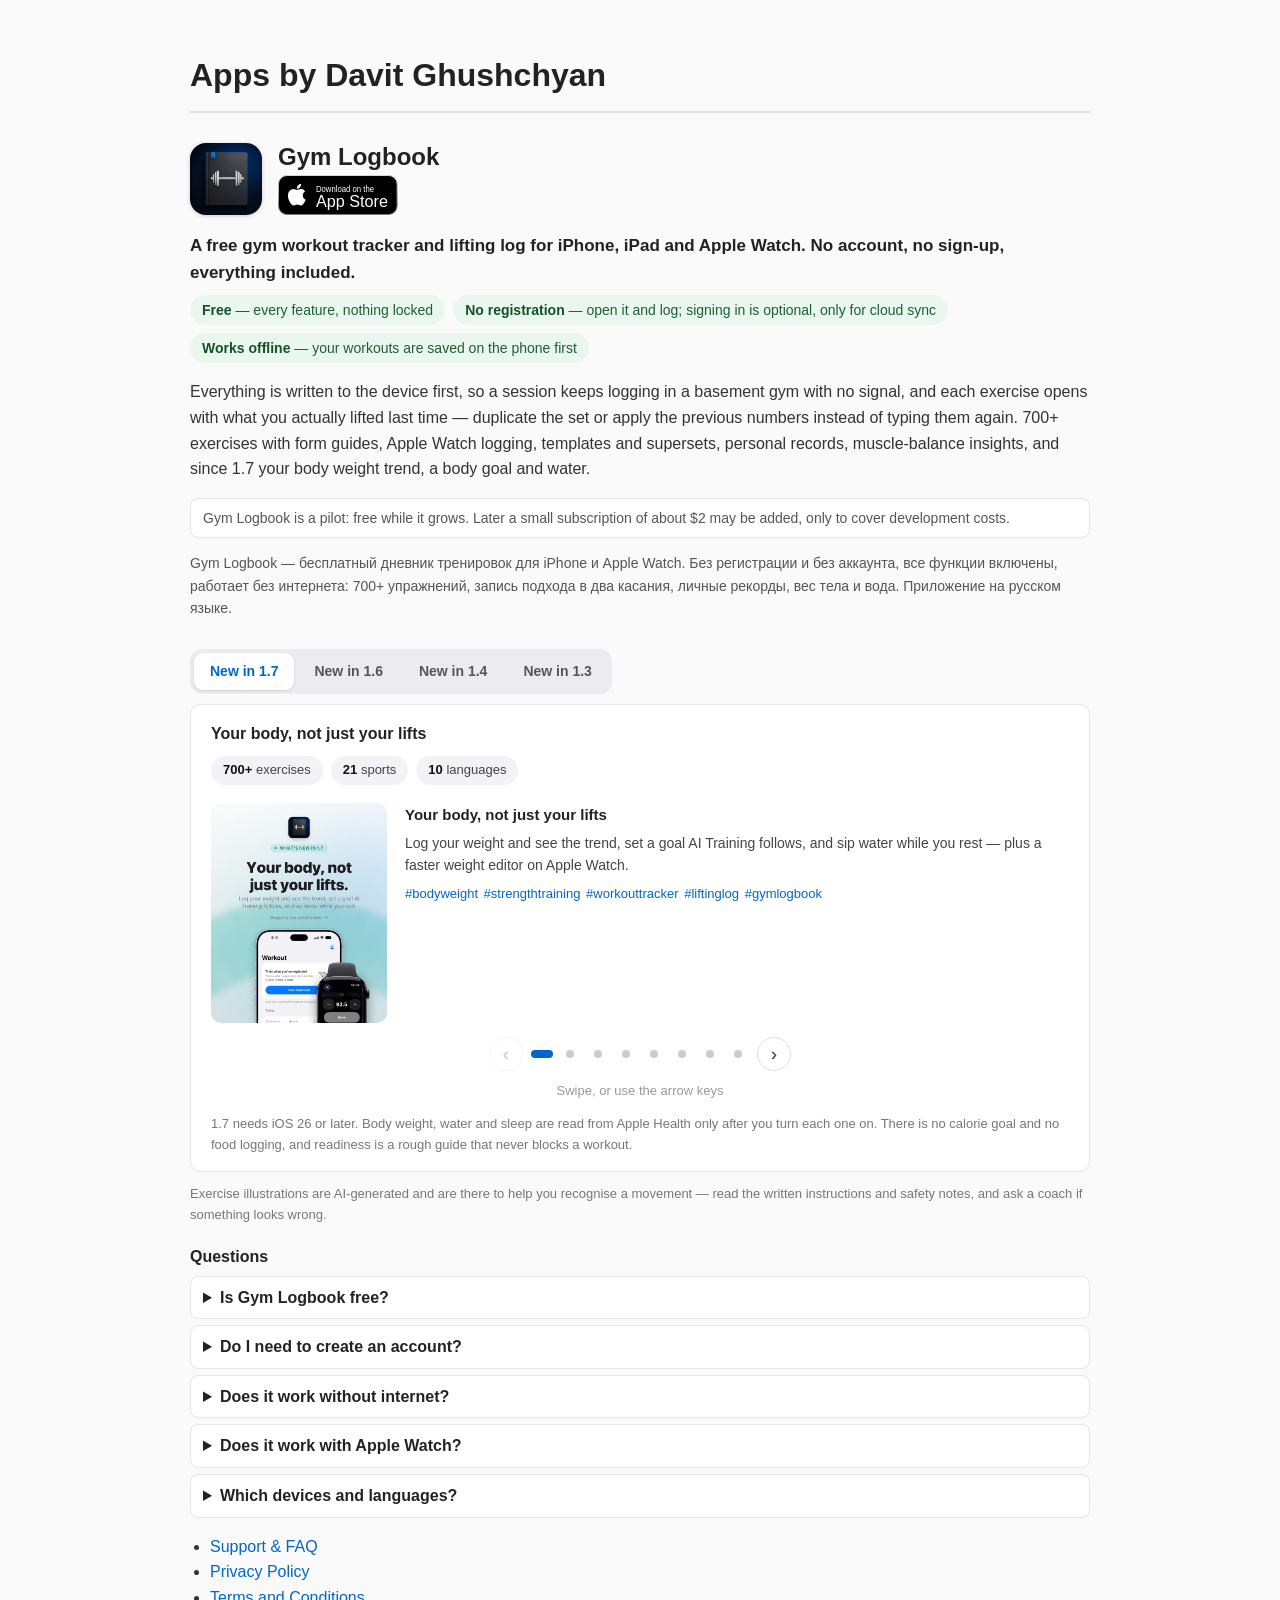
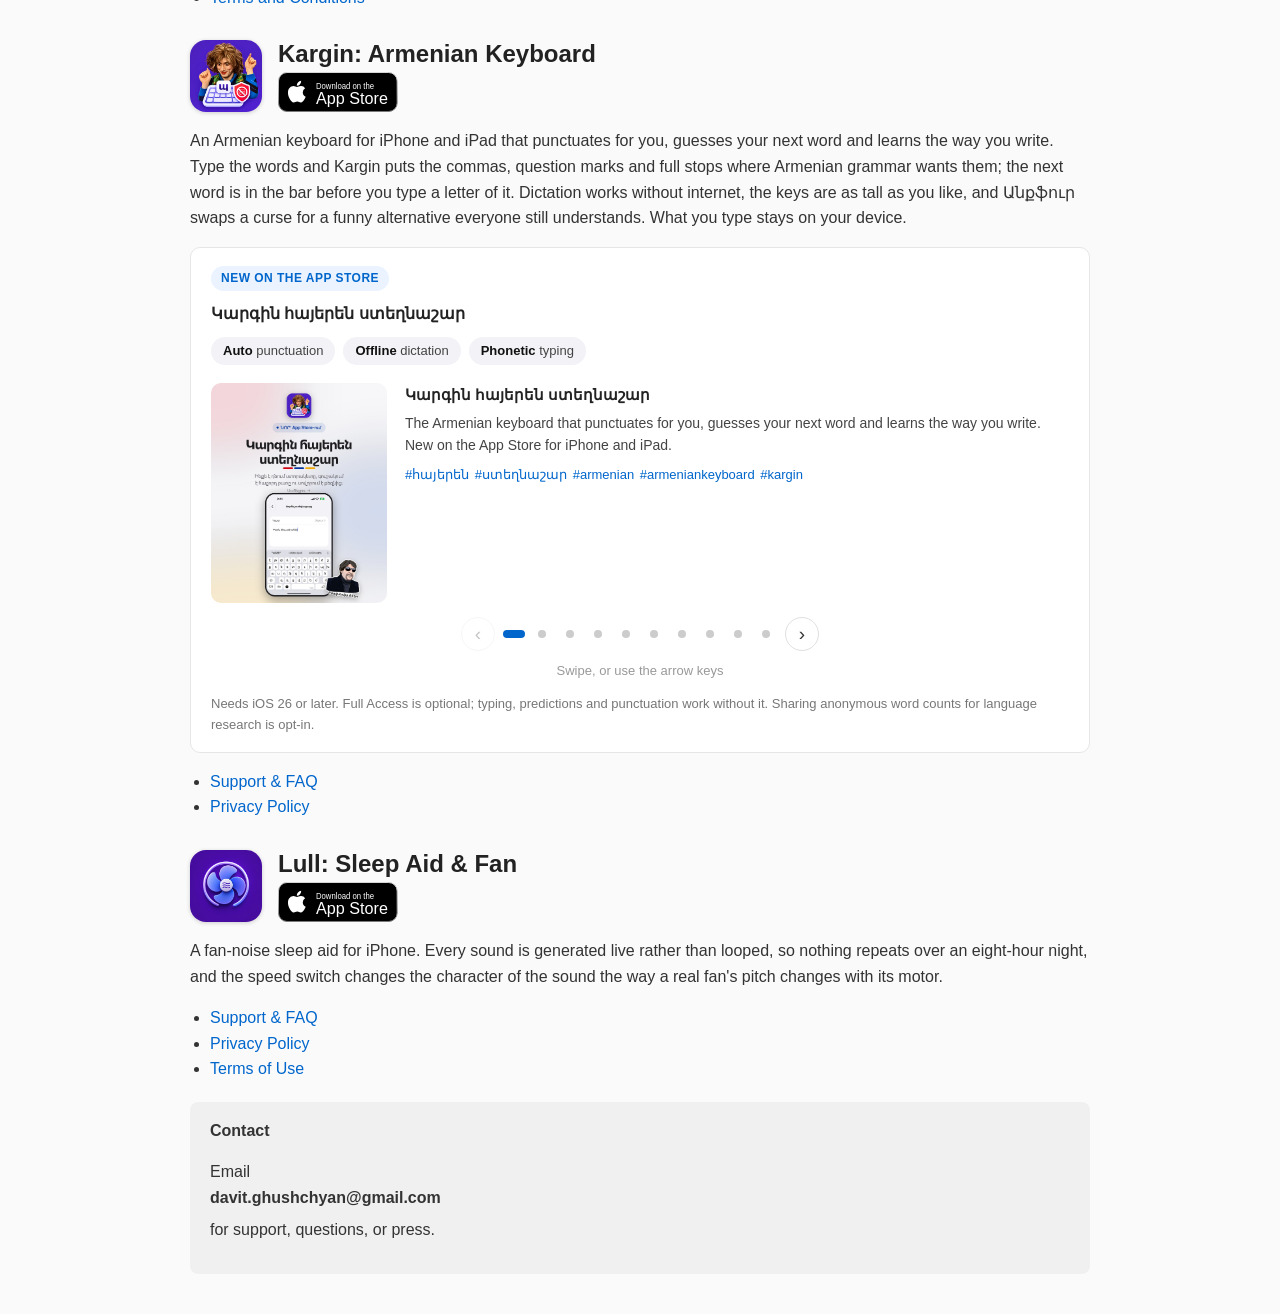
<file: index.html>
<!DOCTYPE html>
<html lang="en">
<head>
    <meta charset="UTF-8">
    <meta name="viewport" content="width=device-width, initial-scale=1.0">
    <title>Gym Logbook — Free Workout Tracker for iPhone, No Sign-Up</title>
    <meta name="description" content="Free gym workout tracker and lifting log for iPhone and Apple Watch. No account or sign-up, everything included, works offline. 700+ exercises, PRs, body weight.">
    <link rel="canonical" href="https://davoxdavo.github.io/">
    <meta name="author" content="Davit Ghushchyan">
    <meta name="google-site-verification" content="Ve9EHnq4MLfy03cxgV-TnNA_t-G5Kpn22_Xj3ev7m4w" />
    <meta name="yandex-verification" content="0d1d84e9a8b880ad" />
    <meta name="msvalidate.01" content="ABC0ECE156E71910B8FD08105ADF2DAA" />
    <meta name="robots" content="index, follow, max-image-preview:large">
    <link rel="alternate" type="text/plain" title="LLM summary" href="https://davoxdavo.github.io/llms.txt">

    <meta property="og:type" content="website">
    <meta property="og:site_name" content="Apps by Davit Ghushchyan">
    <meta property="og:title" content="Gym Logbook — free workout tracker &amp; lifting log for iPhone, no sign-up">
    <meta property="og:description" content="Free gym workout tracker and lifting log for iPhone and Apple Watch. No account or sign-up, everything included, works offline. 700+ exercises, PRs, body weight.">
    <meta property="og:url" content="https://davoxdavo.github.io/">
    <meta property="og:image" content="https://davoxdavo.github.io/gym-logbook/1.7/01-cover.jpg">
    <meta property="og:image:width" content="640">
    <meta property="og:image:height" content="800">
    <meta property="og:image:alt" content="Gym Logbook 1.7, with the headline Your body, not just your lifts, an iPhone showing the Workout tab and an Apple Watch showing the weight editor">

    <meta name="twitter:card" content="summary_large_image">
    <meta name="twitter:title" content="Gym Logbook — free workout tracker for iPhone, no sign-up">
    <meta name="twitter:description" content="Free gym workout tracker and lifting log for iPhone and Apple Watch. No account or sign-up, everything included, works offline. 700+ exercises, PRs, body weight.">
    <meta name="twitter:image" content="https://davoxdavo.github.io/gym-logbook/1.7/01-cover.jpg">

    <script type="application/ld+json">
{
    "@context": "https://schema.org",
    "@type": "SoftwareApplication",
    "name": "Gym Logbook",
    "alternateName": "Gym Logbook: Workout Tracker",
    "applicationCategory": "HealthApplication",
    "applicationSubCategory": "Workout tracker",
    "operatingSystem": "iOS 26.0 or later, iPadOS 26.0 or later, watchOS 26.0 or later",
    "isAccessibleForFree": true,
    "softwareVersion": "1.7",
    "url": "https://davoxdavo.github.io/",
    "installUrl": "https://apps.apple.com/us/app/gym-logbook-pro/id6793684183",
    "image": "https://davoxdavo.github.io/gym-logbook/1.7/01-cover.jpg",
    "description": "Free gym workout tracker and lifting log for iPhone and Apple Watch. No account or sign-up, everything included, works offline. 700+ exercises, PRs, body weight.",
    "inLanguage": [
        "en",
        "ru",
        "hy",
        "sv",
        "nb",
        "nl",
        "da",
        "pl",
        "fr",
        "ar"
    ],
    "author": {
        "@type": "Person",
        "name": "Davit Ghushchyan"
    },
    "offers": {
        "@type": "Offer",
        "price": "0",
        "priceCurrency": "USD",
        "availability": "https://schema.org/InStock",
        "description": "Free. No account or registration needed; every feature included during the pilot."
    },
    "featureList": [
        "Free, every feature included",
        "No account or registration needed",
        "Log sets in two taps",
        "Apple Watch logging",
        "Works offline",
        "Previous performance on every exercise",
        "700+ exercises with form guides",
        "21 sports and six training styles",
        "Workout templates and supersets",
        "Rest timer",
        "Personal records and estimated 1RM",
        "Muscle balance insights",
        "Calendar history",
        "Apple Health export",
        "Body weight log with trend and optional target",
        "Body goal that adjusts AI Training",
        "Water logging, including sips during rest",
        "Ten languages"
    ]
}
    </script>
    <script type="application/ld+json">
{
    "@context": "https://schema.org",
    "@type": "FAQPage",
    "mainEntity": [
        {"@type": "Question", "name": "Is Gym Logbook free?",
         "acceptedAnswer": {"@type": "Answer", "text": "Yes. Every feature is free and nothing is locked. It is a pilot app; later a small subscription of about $2 may be added, only to cover development costs."}},
        {"@type": "Question", "name": "Do I need to create an account?",
         "acceptedAnswer": {"@type": "Answer", "text": "No. Open the app and start logging. Signing in with Apple or Google is optional and only needed if you want finished workouts synced to the cloud."}},
        {"@type": "Question", "name": "Does it work without internet?",
         "acceptedAnswer": {"@type": "Answer", "text": "Yes. Workouts are saved on your iPhone first, so logging keeps working in a gym with no signal."}},
        {"@type": "Question", "name": "Does it work with Apple Watch?",
         "acceptedAnswer": {"@type": "Answer", "text": "Yes. Log weight and reps, duplicate a set, add a set and start your rest timer from your wrist."}},
        {"@type": "Question", "name": "Which devices and languages?",
         "acceptedAnswer": {"@type": "Answer", "text": "iPhone and iPad with iOS 26 or later, and Apple Watch. The app is in English, Russian, Armenian, Swedish, Norwegian, Dutch, Danish, Polish, French and Arabic."}}
    ]
}
    </script>
    <style>
        body {
            font-family: -apple-system, BlinkMacSystemFont, "Segoe UI", Helvetica, Arial, sans-serif;
            line-height: 1.6;
            max-width: 900px;
            margin: 0 auto;
            padding: 20px;
            color: #333;
            background: #fafafa;
        }
        h1, h2 { color: #222; margin-top: 30px; }
        h1 { border-bottom: 2px solid #e0e0e0; padding-bottom: 10px; }
        h2 { margin-top: 25px; }
        .updated { color: #999; font-size: 14px; }
        .section { margin-bottom: 20px; }
        a { color: #0066cc; text-decoration: none; }
        a:hover { text-decoration: underline; }
        .lead { font-size: 17px; color: #222; margin-bottom: 6px; }
        .free-facts { list-style: none; padding: 0; margin: 8px 0 12px; display: flex; flex-wrap: wrap; gap: 8px; }
        .free-facts li { background: #eaf7ee; color: #1d5e33; border-radius: 20px; padding: 4px 12px; font-size: 14px; }
        .free-facts li strong { color: #14502a; }
        .pilot { font-size: 14px; color: #555; background: #fff; border: 1px solid #e6e6e6; border-radius: 8px; padding: 8px 12px; }
        .ru { font-size: 14px; color: #555; }
        .faq { margin-top: 18px; }
        .faq h3 { font-size: 16px; margin: 0 0 6px; color: #222; }
        .faq details { background: #fff; border: 1px solid #e6e6e6; border-radius: 8px; padding: 8px 12px; margin-bottom: 6px; }
        .faq summary { cursor: pointer; font-weight: 600; color: #222; }
        .faq details p { margin: 6px 0 0; font-size: 14px; }
        .contact {
            background: #f0f0f0;
            border-radius: 8px;
            padding: 16px 20px;
        }
        .contact strong { display: block; margin-bottom: 6px; }
        ul { padding-left: 20px; }
        .release {
            background: #fff;
            border: 1px solid #e6e6e6;
            border-radius: 10px;
            padding: 16px 20px;
            margin-top: 16px;
        }
        .release h3 {
            margin: 0 0 4px;
            font-size: 16px;
            color: #222;
        }
        .release .version {
            display: inline-block;
            font-size: 12px;
            font-weight: 600;
            letter-spacing: 0.04em;
            text-transform: uppercase;
            color: #0066cc;
            background: #eaf3ff;
            border-radius: 20px;
            padding: 3px 10px;
            margin-bottom: 10px;
        }
        .release ul { margin: 10px 0 0; }
        .release li { margin-bottom: 6px; }
        .release li strong { color: #222; }
        .release .note,
        .releases > .note {
            margin: 12px 0 0;
            font-size: 13px;
            color: #777;
        }
        /* Release tabs. Without JS the tab row stays hidden and the releases
           simply stack, newest first, each under its own version badge. */
        .release[hidden] { display: none; }
        .release-tabs {
            display: none;
            gap: 4px;
            margin-top: 16px;
            padding: 4px;
            background: #ececf0;
            border-radius: 12px;
        }
        .releases.ready .release-tabs { display: inline-flex; }
        .release-tabs button {
            border: 0;
            background: none;
            border-radius: 9px;
            padding: 7px 16px;
            font: inherit;
            font-size: 14px;
            font-weight: 600;
            color: #555;
            cursor: pointer;
        }
        .release-tabs button:hover { color: #222; }
        .release-tabs button[aria-selected="true"] {
            background: #fff;
            color: #0066cc;
            box-shadow: 0 1px 3px rgba(0, 0, 0, 0.12);
        }
        .release-tabs button:focus-visible {
            outline: 2px solid #0066cc;
            outline-offset: 2px;
        }
        .releases.ready .release { margin-top: 10px; }
        .releases.ready .release .version { display: none; }
        .facts {
            display: flex;
            flex-wrap: wrap;
            gap: 8px;
            margin: 0 0 4px;
            padding: 0;
            list-style: none;
        }
        .facts li {
            background: #f2f2f7;
            border-radius: 20px;
            padding: 4px 12px;
            font-size: 13px;
            color: #444;
            margin: 0;
        }
        .facts li strong { color: #111; }
        /* Swipeable carousel. Without JS it is still a scroll-snap strip you can
           swipe or scroll; JS only adds the dots and the desktop arrows. */
        .carousel { margin: 18px 0 0; }
        .carousel-viewport { position: relative; }
        .carousel-track {
            display: flex;
            gap: 16px;
            overflow-x: auto;
            scroll-snap-type: x mandatory;
            scroll-behavior: smooth;
            -webkit-overflow-scrolling: touch;
            scrollbar-width: none;
            -ms-overflow-style: none;
        }
        .carousel-track::-webkit-scrollbar { display: none; }
        .carousel-track:focus-visible {
            outline: 2px solid #0066cc;
            outline-offset: 6px;
            border-radius: 12px;
        }
        .post {
            flex: 0 0 100%;
            scroll-snap-align: center;
            display: flex;
            gap: 18px;
            align-items: flex-start;
            margin: 0;
            min-width: 0;
        }
        .post img {
            width: 176px;
            height: auto;
            flex-shrink: 0;
            border-radius: 10px;
            background: #111;
        }
        .post figcaption { min-width: 0; }
        .post h4 { margin: 0 0 6px; font-size: 15px; color: #222; }
        .post p { margin: 0; font-size: 14px; line-height: 1.55; color: #444; }
        .post .tags {
            margin-top: 8px;
            font-size: 13px;
            color: #0066cc;
            word-spacing: 2px;
        }
        .carousel-controls {
            display: none;
            align-items: center;
            justify-content: center;
            gap: 6px;
            margin-top: 14px;
        }
        .carousel.ready .carousel-controls { display: flex; }
        .carousel-nav {
            width: 34px;
            height: 34px;
            border: 1px solid #e0e0e0;
            border-radius: 50%;
            background: #fff;
            color: #333;
            font-size: 19px;
            line-height: 1;
            cursor: pointer;
            display: flex;
            align-items: center;
            justify-content: center;
            padding: 0 0 2px;
        }
        .carousel-nav:hover:not(:disabled) { background: #f2f2f7; }
        .carousel-nav:disabled { opacity: 0.28; cursor: default; }
        .carousel-dots {
            display: flex;
            justify-content: center;
            gap: 2px;
        }
        .carousel-dots button {
            width: 26px;
            height: 26px;
            border: 0;
            padding: 0;
            background: none;
            cursor: pointer;
            display: flex;
            align-items: center;
            justify-content: center;
        }
        .carousel-dots button::before {
            content: "";
            width: 8px;
            height: 8px;
            border-radius: 50%;
            background: #ccc;
            transition: width 0.2s, background 0.2s;
        }
        .carousel-dots button[aria-selected="true"]::before {
            width: 22px;
            border-radius: 4px;
            background: #0066cc;
        }
        .swipe-hint {
            margin: 10px 0 0;
            font-size: 13px;
            color: #999;
            text-align: center;
        }
        @media (max-width: 600px) {
            .post { flex-direction: column; gap: 12px; }
            .post img { width: 100%; max-width: 300px; align-self: center; }
        }
        @media (prefers-reduced-motion: reduce) {
            .carousel-track { scroll-behavior: auto; }
            .carousel-dots button::before { transition: none; }
        }
        .app-head {
            display: flex;
            align-items: center;
            gap: 16px;
            margin-top: 30px;
            flex-wrap: nowrap;
        }
        /* Title over badge, stacked to exactly the icon's height. */
        .app-meta {
            display: flex;
            flex-direction: column;
            justify-content: space-between;
            align-items: flex-start;
            height: 72px;
            min-width: 0;
        }
        /* 1.2 keeps title + 40px badge inside the icon's 72px. */
        .app-head h2 { margin: 0; line-height: 1.2; }
        .store-badge { height: 40px; width: auto; display: block; }
        .store-badge-link { display: inline-block; line-height: 0; }
        .store-badge-link:hover { opacity: 0.82; }
        .app-icon {
            width: 72px;
            height: 72px;
            border-radius: 16px;
            flex-shrink: 0;
            box-shadow: 0 1px 4px rgba(0, 0, 0, 0.18);
        }
        @media (max-width: 600px) {
            .app-head { gap: 12px; }
            /* Scales with the viewport so the name keeps to a single line
               down to the narrowest phones. */
            .app-head h2 {
                font-size: clamp(13px, 4.6vw, 18px);
                white-space: nowrap;
            }
        }
    </style>
</head>
<body>
    <h1>Apps by Davit Ghushchyan</h1>

    <div class="section" id="gym-logbook">
        <div class="app-head">
            <img class="app-icon" src="icons/gym-logbook.png" alt="Gym Logbook app icon" width="72" height="72">
            <div class="app-meta">
                <h2>Gym Logbook</h2>
                <a class="store-badge-link" href="https://apps.apple.com/us/app/gym-logbook-pro/id6793684183">
                    <svg class="store-badge" xmlns="http://www.w3.org/2000/svg" viewBox="0 0 119.66 40" role="img" aria-label="Download Gym Logbook on the App Store">
                        <linearGradient id="glBorder" x1="0" y1="0" x2="0" y2="1">
                            <stop offset="0" stop-color="#d6d6d6"/>
                            <stop offset="1" stop-color="#7a7a7a"/>
                        </linearGradient>
                        <rect x="0.5" y="0.5" width="118.66" height="39" rx="8.5" fill="#000" stroke="url(#glBorder)"/>
                        <path d="M24.769,20.3a4.949,4.949,0,0,1,2.357-4.152,5.066,5.066,0,0,0-3.99-2.158c-1.68-.176-3.309,1.005-4.165,1.005-.872,0-2.19-.987-3.608-.958a5.315,5.315,0,0,0-4.473,2.728c-1.934,3.348-.491,8.269,1.361,10.976.927,1.325,2.01,2.805,3.428,2.753,1.387-.058,1.905-.885,3.579-.885,1.658,0,2.144.885,3.59.852,1.489-.025,2.426-1.332,3.32-2.67a10.962,10.962,0,0,0,1.518-3.092A4.782,4.782,0,0,1,24.769,20.3Z" fill="#fff"/>
                        <path d="M22.037,12.211a4.872,4.872,0,0,0,1.115-3.491,4.957,4.957,0,0,0-3.208,1.66,4.636,4.636,0,0,0-1.144,3.361A4.1,4.1,0,0,0,22.037,12.211Z" fill="#fff"/>
                        <text x="38" y="17.5" fill="#fff" font-family="-apple-system, BlinkMacSystemFont, 'Helvetica Neue', Helvetica, Arial, sans-serif" font-size="8.5" textLength="58" lengthAdjust="spacingAndGlyphs">Download on the</text>
                        <text x="38" y="32" fill="#fff" font-family="-apple-system, BlinkMacSystemFont, 'Helvetica Neue', Helvetica, Arial, sans-serif" font-size="17" font-weight="500" textLength="72" lengthAdjust="spacingAndGlyphs">App Store</text>
                    </svg>
                </a>
            </div>
        </div>
        <p class="lead"><strong>A free gym workout tracker and lifting log for iPhone, iPad and
        Apple Watch. No account, no sign-up, everything included.</strong></p>
        <ul class="free-facts">
            <li><strong>Free</strong> &mdash; every feature, nothing locked</li>
            <li><strong>No registration</strong> &mdash; open it and log; signing in is optional, only for cloud sync</li>
            <li><strong>Works offline</strong> &mdash; your workouts are saved on the phone first</li>
        </ul>
        <p>Everything is written to the device first, so a session keeps logging in a basement
        gym with no signal, and each exercise opens with what you actually lifted last time &mdash;
        duplicate the set or apply the previous numbers instead of typing them again. 700+
        exercises with form guides, Apple Watch logging, templates and supersets, personal records,
        muscle-balance insights, and since 1.7 your body weight trend, a body goal and water.</p>
        <p class="pilot">Gym Logbook is a pilot: free while it grows. Later a small subscription of
        about $2 may be added, only to cover development costs.</p>
        <p lang="ru" class="ru">Gym Logbook &mdash; бесплатный дневник тренировок для iPhone и Apple Watch.
        Без регистрации и без аккаунта, все функции включены, работает без интернета: 700+ упражнений,
        запись подхода в два касания, личные рекорды, вес тела и вода. Приложение на русском языке.</p>
        <div class="releases" id="glReleases">
        <div class="release-tabs" role="tablist" aria-label="Gym Logbook releases">
            <button type="button" role="tab" id="glTab17" aria-controls="glPanel17" aria-selected="true">New in 1.7</button>
            <button type="button" role="tab" id="glTab16" aria-controls="glPanel16" aria-selected="false" tabindex="-1">New in 1.6</button>
            <button type="button" role="tab" id="glTab14" aria-controls="glPanel14" aria-selected="false" tabindex="-1">New in 1.4</button>
            <button type="button" role="tab" id="glTab13" aria-controls="glPanel13" aria-selected="false" tabindex="-1">New in 1.3</button>
        </div>
        <div class="release" id="glPanel17" role="tabpanel" aria-labelledby="glTab17">
            <span class="version">New in 1.7</span>
            <h3>Your body, not just your lifts</h3>
            <ul class="facts">
                <li><strong>700+</strong> exercises</li>
                <li><strong>21</strong> sports</li>
                <li><strong>10</strong> languages</li>
            </ul>
            <div class="carousel" id="glCarousel17">
                <div class="carousel-viewport">
                    <div class="carousel-track" tabindex="0" role="group"
                         aria-roledescription="carousel"
                         aria-label="Gym Logbook 1.7, eight slides">
                <figure class="post" role="group" aria-roledescription="slide" aria-label="Slide 1 of 8" data-slide="0">
                    <img src="gym-logbook/1.7/01-cover.jpg" width="640" height="800"
                         decoding="async" alt="The Gym Logbook app icon above the headline “Your body, not just your lifts.” An iPhone shows the Workout tab with Start Balanced, and an Apple Watch beside it shows the weight editor at 92.5 kg.">
                    <figcaption>
                        <h4>Your body, not just your lifts</h4>
                        <p>Log your weight and see the trend, set a goal AI Training follows, and sip water while you rest — plus a faster weight editor on Apple Watch.</p>
                        <p class="tags">#bodyweight #strengthtraining #workouttracker #liftinglog #gymlogbook</p>
                    </figcaption>
                </figure>
                <figure class="post" role="group" aria-roledescription="slide" aria-label="Slide 2 of 8" data-slide="1">
                    <img src="gym-logbook/1.7/02-whats-new.jpg" width="640" height="800" loading="lazy"
                         decoding="async" alt="A numbered list titled “Six things in this update.” One, track your body weight. Two, set a body goal. Three, drink water, log it in a tap. Four, your day in one Today strip. Five, how ready are you today? Six, a faster watch editor.">
                    <figcaption>
                        <h4>Six things in this update</h4>
                        <p>Body weight with a trend. A body goal that training follows. Water in a tap, even between sets. A Today strip and Home Screen widgets. A readiness guide. A faster weight editor on Apple Watch.</p>
                        <p class="tags">#iosapp #liftingapp #gymtracker #gymprogress #gymlogbook</p>
                    </figcaption>
                </figure>
                <figure class="post" role="group" aria-roledescription="slide" aria-label="Slide 3 of 8" data-slide="2">
                    <img src="gym-logbook/1.7/03-body-weight.jpg" width="640" height="800" loading="lazy"
                         decoding="async" alt="Chips reading Trend line, Optional target and Apple Health optional, above the Body weight screen: latest 82.4 kg, a three-month chart of weigh-ins with a smoothed trend line falling toward a dashed target.">
                    <figcaption>
                        <h4>See the trend, not the noise</h4>
                        <p>Log your weight and see a smoothed trend and your change over the range you pick. Set an optional target and see how far you have to go — no colours, no pressure. Reading your scale through Apple Health is off until you turn it on.</p>
                        <p class="tags">#bodyweight #weighttracking #fitnessjourney #trainingjournal #gymlogbook</p>
                    </figcaption>
                </figure>
                <figure class="post" role="group" aria-roledescription="slide" aria-label="Slide 4 of 8" data-slide="3">
                    <img src="gym-logbook/1.7/04-body-goal.jpg" width="640" height="800" loading="lazy"
                         decoding="async" alt="Chips reading Lose, Gain, Keep and Milestones, above the AI Training screen with Lose weight selected and a plan of exercises at 4 sets of 12 reps.">
                    <figcaption>
                        <h4>Lose, gain or keep. Training follows</h4>
                        <p>Tell the app whether you want to lose, gain or keep your weight. AI Training and Balanced adjust reps, sets and rest to fit it, and you get milestones along the way. No calorie goals, ever.</p>
                        <p class="tags">#fitnessgoals #workoutplan #trainingplan #weighttraining #gymlogbook</p>
                    </figcaption>
                </figure>
                <figure class="post" role="group" aria-roledescription="slide" aria-label="Slide 5 of 8" data-slide="4">
                    <img src="gym-logbook/1.7/05-water-rest.jpg" width="640" height="800" loading="lazy"
                         decoding="async" alt="Chips reading One tap, Sips, Daily guide and Apple Health optional, above an iPhone logging Bench Press with the rest timer running and a row of water buttons under it: a starred 3 sips, 1 sip, 2 sips, 4 sips and Custom.">
                    <figcaption>
                        <h4>Sip while you rest</h4>
                        <p>Log water with one-tap cups against a daily guide based on your weight and how long you trained. Between sets, your favourite amount, one to four sips or your own is one tap away inside the rest timer.</p>
                        <p class="tags">#hydration #restbetweensets #gymlife #workoutlog #gymlogbook</p>
                    </figcaption>
                </figure>
                <figure class="post" role="group" aria-roledescription="slide" aria-label="Slide 6 of 8" data-slide="5">
                    <img src="gym-logbook/1.7/06-today.jpg" width="640" height="800" loading="lazy"
                         decoding="async" alt="Chips reading Readiness, Water, Body weight and Widgets, above the Workout tab: Start Balanced, then a Today strip with readiness 8 of 10, water 1.25 of 2.88 litres and body weight 82.4 kg, and the Goals card below.">
                    <figcaption>
                        <h4>Your day at a glance</h4>
                        <p>Readiness, water and body weight sit together in one Today strip — a number each, a tap for the full story. Add the Body weight and Water widgets to your Home Screen. Readiness is a rough guide; it suggests and never blocks.</p>
                        <p class="tags">#readiness #recovery #homescreen #iphoneapp #gymlogbook</p>
                    </figcaption>
                </figure>
                <figure class="post" role="group" aria-roledescription="slide" aria-label="Slide 7 of 8" data-slide="6">
                    <img src="gym-logbook/1.7/07-watch.jpg" width="640" height="800" loading="lazy"
                         decoding="async" alt="Chips reading Same steps, kg or lb and Digital Crown, above an iPhone logging Bench Press, with an Apple Watch in front showing the weight editor at 92.5 kg and a Done button.">
                    <figcaption>
                        <h4>Every set from your wrist</h4>
                        <p>The Apple Watch weight editor follows the same steps as your iPhone, shows lb when you use Imperial, turns faster with the Digital Crown and opens at your last set’s weight.</p>
                        <p class="tags">#applewatch #applewatchfitness #weightlifting #setsandreps #gymlogbook</p>
                    </figcaption>
                </figure>
                <figure class="post" role="group" aria-roledescription="slide" aria-label="Slide 8 of 8" data-slide="7">
                    <img src="gym-logbook/1.7/08-cta.jpg" width="640" height="800" loading="lazy"
                         decoding="async" alt="The Gym Logbook app icon above the app name and “Lifting Log, Fitness Plan and PR.” Three chips — 700+ exercises, 21 sports, 10 languages — then “Your lifts, your weight and your water in one log,” and a button reading “Free on the App Store.”">
                    <figcaption>
                        <h4>Your lifts, your weight, your water</h4>
                        <p>One log for all three. Still never loses a session, still works with no signal. Free on the App Store for iPhone and Apple Watch, iOS 26 or later.</p>
                        <p class="tags">#workoutapp #gymapp #fitnessapp #iphoneapp #gymlogbook</p>
                    </figcaption>
                </figure>
                    </div>
                </div>
                <div class="carousel-controls">
                    <button class="carousel-nav prev" type="button" aria-label="Previous slide">&lsaquo;</button>
                    <div class="carousel-dots" role="tablist" aria-label="Choose a slide"></div>
                    <button class="carousel-nav next" type="button" aria-label="Next slide">&rsaquo;</button>
                </div>
                <p class="swipe-hint">Swipe, or use the arrow keys</p>
            </div>
            <p class="note">1.7 needs iOS 26 or later. Body weight, water and sleep are read from
            Apple Health only after you turn each one on. There is no calorie goal and no food
            logging, and readiness is a rough guide that never blocks a workout.</p>
        </div>
        <div class="release" id="glPanel16" role="tabpanel" aria-labelledby="glTab16">
            <span class="version">New in 1.6</span>
            <h3>Train by voice</h3>
            <ul class="facts">
                <li><strong>Siri</strong> voice logging</li>
                <li><strong>600+</strong> exercises</li>
                <li><strong>21</strong> sports</li>
            </ul>
            <div class="carousel" id="glCarousel16">
                <div class="carousel-viewport">
                    <div class="carousel-track" tabindex="0" role="group"
                         aria-roledescription="carousel"
                         aria-label="Gym Logbook 1.6, ten slides">
                <figure class="post" role="group" aria-roledescription="slide" aria-label="Slide 1 of 10" data-slide="0">
                    <img src="gym-logbook/1.6/01-cover.jpg" width="640" height="800"
                         decoding="async" alt="The Gym Logbook app icon above the headline “Train by voice.” An iPhone lock screen shows the rest timer Live Activity: Bench Press, last set 92.5 kg for 5, 0:49 left, with +15s and Stop Rest buttons.">
                    <figcaption>
                        <h4>Train by voice</h4>
                        <p>Siri logs your sets with the phone in your pocket, AI Training builds the session for your level, and Goals give every muscle a next level.</p>
                        <p class="tags">#siri #strengthtraining #workouttracker #liftinglog #gymlogbook</p>
                    </figcaption>
                </figure>
                <figure class="post" role="group" aria-roledescription="slide" aria-label="Slide 2 of 10" data-slide="1">
                    <img src="gym-logbook/1.6/02-whats-new.jpg" width="640" height="800" loading="lazy"
                         decoding="async" alt="A numbered list titled “Six things in this update.” One, train by voice with Siri. Two, AI Training. Three, Goals: level up a muscle. Four, suggestions that follow your warm-up. Five, every set in your heart rate. Six, finished too soon? Continue.">
                    <figcaption>
                        <h4>Six things in this update</h4>
                        <p>Siri voice logging. AI Training. Goals that level up one muscle at a time. Suggestions that follow your warm-up. Every set in your heart rate. Continue a workout you finished too soon.</p>
                        <p class="tags">#iosapp #liftingapp #gymtracker #gymprogress #gymlogbook</p>
                    </figcaption>
                </figure>
                <figure class="post" role="group" aria-roledescription="slide" aria-label="Slide 3 of 10" data-slide="2">
                    <img src="gym-logbook/1.6/03-siri.jpg" width="640" height="800" loading="lazy"
                         decoding="async" alt="Five chips reading Log a set, Same again, Rest, What’s next and Finish, above an iPhone lock screen with the rest timer Live Activity for Bench Press: last set 92.5 kg for 5, next set 4, 0:49 left.">
                    <figcaption>
                        <h4>Log your workout by voice</h4>
                        <p>Keep the phone in your pocket, even locked, and talk to Siri, from AirPods too: “Log a set in Gym Logbook”, “Same again”, “Rest in Gym Logbook”, “What’s next”. Siri asks for any number you leave out, and every phrase is listed in Account → Siri.</p>
                        <p class="tags">#siri #airpods #weightlifting #setsandreps #gymlogbook</p>
                    </figcaption>
                </figure>
                <figure class="post" role="group" aria-roledescription="slide" aria-label="Slide 4 of 10" data-slide="3">
                    <img src="gym-logbook/1.6/04-ai-training.jpg" width="640" height="800" loading="lazy"
                         decoding="async" alt="Chips reading Your level, Sets and reps, Shuffle and Runs on iPhone, above the AI Training screen: a plan of Yates Row, Lat Pulldown, Incline Dumbbell Fly, Pull-Up and Incline Machine Press, each with 4 sets of 6 reps and a reason.">
                    <figcaption>
                        <h4>A workout built for your level</h4>
                        <p>Pick the muscles you want to work and get a plan for your level. Every exercise shows its sets, reps and why it’s in the plan; shuffle any, then start it or save it as a template. It all runs on your iPhone.</p>
                        <p class="tags">#hypertrophy #workoutplan #trainingplan #musclebuilding #gymlogbook</p>
                    </figcaption>
                </figure>
                <figure class="post" role="group" aria-roledescription="slide" aria-label="Slide 5 of 10" data-slide="4">
                    <img src="gym-logbook/1.6/05-goals.jpg" width="640" height="800" loading="lazy"
                         decoding="async" alt="Chips reading Up to 3 muscles, Weekly sets, Next level and Your choice, above the Workout tab’s Goals card: a 12-week streak, then Upper chest at level 3, Lats at level 2 and Rear deltoids at level 1, each with this week’s sets on a bar.">
                    <figcaption>
                        <h4>Level up one muscle at a time</h4>
                        <p>Pick up to three muscles, as specific as upper chest, lats or rear delts. Each has a weekly set target; meet it in three weeks out of four and the next level is offered. Nothing changes unless you choose it.</p>
                        <p class="tags">#progressiveoverload #musclegoals #weighttraining #trainingjournal #gymlogbook</p>
                    </figcaption>
                </figure>
                <figure class="post" role="group" aria-roledescription="slide" aria-label="Slide 6 of 10" data-slide="5">
                    <img src="gym-logbook/1.6/06-warm-up-hints.jpg" width="640" height="800" loading="lazy"
                         decoding="async" alt="Chips reading Set by set, Small steps, Lighter days and Apply, above an iPhone logging Bench Press: last time’s sets 92.5 for 5, 5, 5 and 4, and the next set suggested as last time with an Apply button.">
                    <figcaption>
                        <h4>Suggestions that follow your warm-up</h4>
                        <p>Set 1 comes from how you started last time, and each next set from the matching one — a small step heavier when you hit all your reps at your top weight. A lighter day adapts, and Apply is there on every set.</p>
                        <p class="tags">#progressiveoverload #warmup #powerlifting #workoutlog #gymlogbook</p>
                    </figcaption>
                </figure>
                <figure class="post" role="group" aria-roledescription="slide" aria-label="Slide 7 of 10" data-slide="6">
                    <img src="gym-logbook/1.6/07-heart-rate-sets.jpg" width="640" height="800" loading="lazy"
                         decoding="async" alt="Chips reading Per exercise, Per set and Off by default, above a finished Upper Push session: started 6:14 PM, finished 7:13 PM, 59 minutes, and its heart-rate line beneath.">
                    <figcaption>
                        <h4>See every set in your heart rate</h4>
                        <p>A finished session’s heart-rate line, read from Apple Health, with each exercise shaded under it; open one to see its sets. Off until you turn it on.</p>
                        <p class="tags">#applewatchfitness #applehealth #trainingdata #workoutstats #gymlogbook</p>
                    </figcaption>
                </figure>
                <figure class="post" role="group" aria-roledescription="slide" aria-label="Slide 8 of 10" data-slide="7">
                    <img src="gym-logbook/1.6/08-continue.jpg" width="640" height="800" loading="lazy"
                         decoding="async" alt="Chips reading 30 minutes, One tap and Real end time, above the finished-workout share screen for Upper Push: 6 exercises, 19 sets, 6.9k kg and 29 minutes, with an undo button beside Close.">
                    <figcaption>
                        <h4>Finished too soon? Pick it back up</h4>
                        <p>For 30 minutes after you finish, one tap reopens the workout. When you finish again it asks when you really stopped, so the duration stays right.</p>
                        <p class="tags">#gymsession #workoutsummary #liftheavy #trainingjournal #gymlogbook</p>
                    </figcaption>
                </figure>
                <figure class="post" role="group" aria-roledescription="slide" aria-label="Slide 9 of 10" data-slide="8">
                    <img src="gym-logbook/1.6/09-contribute.jpg" width="640" height="800" loading="lazy"
                         decoding="async" alt="Chips reading Name and muscles only, Reviewed and Merge in one tap, above the Help grow the library screen: two custom exercises, Pit Shark Belt Squat and Plate-Loaded Chest Fly, switched on to share, and how it works in three steps.">
                    <figcaption>
                        <h4>Missing an exercise? Suggest it</h4>
                        <p>Made your own exercise because the library didn’t have it? Share its name, muscles and steps — never your sets, weights or dates. We review it, and when it’s added you merge yours in one tap.</p>
                        <p class="tags">#exerciselibrary #calisthenics #gymcommunity #workoutapp #gymlogbook</p>
                    </figcaption>
                </figure>
                <figure class="post" role="group" aria-roledescription="slide" aria-label="Slide 10 of 10" data-slide="9">
                    <img src="gym-logbook/1.6/10-cta.jpg" width="640" height="800" loading="lazy"
                         decoding="async" alt="The Gym Logbook app icon above the app name and “Lifting Log, Fitness Plan and PR.” Three chips — Siri voice logging, 600+ exercises, 21 sports — then “Two taps per set, or none, with Siri,” and a button reading “Free on the App Store.”">
                    <figcaption>
                        <h4>Two taps per set — or none</h4>
                        <p>Siri logs it for you. Still never loses a session, still works with no signal. Free on the App Store for iPhone and Apple Watch, iOS 26 or later.</p>
                        <p class="tags">#workoutapp #gymapp #fitnessapp #iphoneapp #gymlogbook</p>
                    </figcaption>
                </figure>
                    </div>
                </div>
                <div class="carousel-controls">
                    <button class="carousel-nav prev" type="button" aria-label="Previous slide">&lsaquo;</button>
                    <div class="carousel-dots" role="tablist" aria-label="Choose a slide"></div>
                    <button class="carousel-nav next" type="button" aria-label="Next slide">&rsaquo;</button>
                </div>
                <p class="swipe-hint">Swipe, or use the arrow keys</p>
            </div>
            <p class="note">1.6 needs iOS 26 or later. Heart rate is read from Apple Health only
            after you turn it on. AI Training runs on your iPhone, and suggesting an exercise
            sends its name, muscles and steps &mdash; never your sets, weights or dates.</p>
        </div>
        <div class="release" id="glPanel14" role="tabpanel" aria-labelledby="glTab14">
            <span class="version">New in 1.4</span>
            <h3>Log from your wrist</h3>
            <ul class="facts">
                <li><strong>Apple Watch</strong> logging</li>
                <li><strong>600+</strong> exercises</li>
                <li><strong>21</strong> sports</li>
            </ul>
            <div class="carousel" id="glCarousel14">
                <div class="carousel-viewport">
                    <div class="carousel-track" tabindex="0" role="group"
                         aria-roledescription="carousel"
                         aria-label="Gym Logbook 1.4, nine slides">
                <figure class="post" role="group" aria-roledescription="slide" aria-label="Slide 1 of 9" data-slide="0">
                    <img src="gym-logbook/1.4/01-cover.jpg" width="640" height="800" loading="lazy"
                         decoding="async" alt="The Gym Logbook app icon above the headline &ldquo;Log from your wrist.&rdquo; An iPhone shows the Workout screen with a 13-week streak and a Start Balanced button; an Apple Watch in front of it shows Bench Press, sets 3 of 4, 90 kg for 5 reps.">
                    <figcaption>
                        <h4>Log from your wrist</h4>
                        <p>Start the workout on iPhone, then log every set on Apple Watch &mdash; weight, reps, Dup, Add Set and Rest, one tap each.</p>
                        <p class="tags">#applewatch #strengthtraining #workouttracker #liftinglog #gymlogbook</p>
                    </figcaption>
                </figure>
                <figure class="post" role="group" aria-roledescription="slide" aria-label="Slide 2 of 9" data-slide="1">
                    <img src="gym-logbook/1.4/02-whats-new.jpg" width="640" height="800" loading="lazy"
                         decoding="async" alt="A numbered list titled &ldquo;Six things in this update.&rdquo; One, log from your wrist. Two, live heart rate. Three, an energy estimate. Four, the whole session, summed up. Five, Insights is a coaching hub. Six, records you actually lifted.">
                    <figcaption>
                        <h4>Six things in this update</h4>
                        <p>Apple Watch logging. Live heart rate on both screens. An optional energy estimate. Every session summed up. Insights as a coaching hub. Records you actually lifted.</p>
                        <p class="tags">#iosapp #liftingapp #gymtracker #gymprogress #gymlogbook</p>
                    </figcaption>
                </figure>
                <figure class="post" role="group" aria-roledescription="slide" aria-label="Slide 3 of 9" data-slide="2">
                    <img src="gym-logbook/1.4/03-watch.jpg" width="640" height="800" loading="lazy"
                         decoding="async" alt="Five chips reading Dup, Add Set, Rest, Supersets and Form guides, above an iPhone on the Workout screen. An Apple Watch in front of it shows the Bench Press logging screen: sets 3 of 4, last time 92.5 for 5, and wheels set to 90 kg and 5 reps.">
                    <figcaption>
                        <h4>Log every set from your wrist</h4>
                        <p>Every exercise in the session is on your wrist. Dup, Add Set and Rest are one tap away, a superset walks A &rarr; B &rarr; C and then rests, and form guides come along. Your data stays on the phone.</p>
                        <p class="tags">#applewatchapp #supersets #weightlifting #setsandreps #gymlogbook</p>
                    </figcaption>
                </figure>
                <figure class="post" role="group" aria-roledescription="slide" aria-label="Slide 4 of 9" data-slide="3">
                    <img src="gym-logbook/1.4/04-live-heart-rate.jpg" width="640" height="800" loading="lazy"
                         decoding="async" alt="Three chips reading Live on both screens, Off by default and Heart rate only. An iPhone shows the heart-rate sheet: 109 bpm, live from Apple Watch, above the line of the session so far with a low of 75 and a peak of 151. An Apple Watch in front of it shows 109 bpm and the same line.">
                    <figcaption>
                        <h4>See your heart rate while you lift</h4>
                        <p>Live from Apple Watch during a workout, on the watch and on the phone. Off until you turn it on, and heart rate is the only thing Gym Logbook ever reads from Health.</p>
                        <p class="tags">#applewatchfitness #weighttraining #trainingdata #workoutlog #gymlogbook</p>
                    </figcaption>
                </figure>
                <figure class="post" role="group" aria-roledescription="slide" aria-label="Slide 5 of 9" data-slide="4">
                    <img src="gym-logbook/1.4/05-energy.jpg" width="640" height="800" loading="lazy"
                         decoding="async" alt="Three chips reading Off by default, From height and weight, and Apple Health optional. An iPhone shows a finished workout&rsquo;s share card: Upper Push, 6 exercises, 19 sets, 6.9k kg total volume, 22 minutes, and an energy line reading roughly 150 kcal.">
                    <figcaption>
                        <h4>Roughly what a session cost</h4>
                        <p>An optional estimate in kilocalories, worked out from your height, weight, year of birth and the work you logged. It is an estimate, not a measurement, and it stays off until you set it up.</p>
                        <p class="tags">#applehealth #workoutstats #strengthtraining #gymsession #gymlogbook</p>
                    </figcaption>
                </figure>
                <figure class="post" role="group" aria-roledescription="slide" aria-label="Slide 6 of 9" data-slide="5">
                    <img src="gym-logbook/1.4/06-summary.jpg" width="640" height="800" loading="lazy"
                         decoding="async" alt="Four chips reading Average, Low, Peak and Shareable. An iPhone shows a finished session: duration 21 minutes 39 seconds, energy roughly 150 kcal, and a heart-rate line beneath with an average of 110, a low of 75 and a peak of 149 bpm.">
                    <figcaption>
                        <h4>Every session, summed up</h4>
                        <p>Duration, sets, the estimate, and the line of what your heart did through the workout &mdash; with average, low and peak. Share the line as its own card.</p>
                        <p class="tags">#trainingjournal #workoutsummary #liftheavy #bodybuilding #gymlogbook</p>
                    </figcaption>
                </figure>
                <figure class="post" role="group" aria-roledescription="slide" aria-label="Slide 7 of 9" data-slide="6">
                    <img src="gym-logbook/1.4/07-insights.jpg" width="640" height="800" loading="lazy"
                         decoding="async" alt="Three chips reading What to train next, Muscle balance and Training rhythm. An iPhone shows Insights for the month: the headline &ldquo;Back and Arms could use more work,&rdquo; 15 workouts and a 13-week streak, and the muscle-balance spider chart.">
                    <figcaption>
                        <h4>Know what to train next</h4>
                        <p>Insights is a coaching hub now: a headline on what to train next, focus areas on lagging muscles, and cards into muscle balance, training rhythm and your top exercises.</p>
                        <p class="tags">#hypertrophy #progressiveoverload #trainingplan #musclebuilding #gymlogbook</p>
                    </figcaption>
                </figure>
                <figure class="post" role="group" aria-roledescription="slide" aria-label="Slide 8 of 9" data-slide="7">
                    <img src="gym-logbook/1.4/08-records.jpg" width="640" height="800" loading="lazy"
                         decoding="async" alt="Three chips reading Latest record, Recent PRs and Best lift per group. An iPhone shows the Records tab: 41 records on 41 lifts, 25 this month, Barbell Row at 82.5 kg as the latest record, and a strip of recent records.">
                    <figcaption>
                        <h4>Every record is a lift you made</h4>
                        <p>Records open on your latest record, the recent ones and each muscle group&rsquo;s best lift. Estimated 1RM is reference information now, never a record.</p>
                        <p class="tags">#personalrecord #prday #powerlifting #strongerthanyesterday #gymlogbook</p>
                    </figcaption>
                </figure>
                <figure class="post" role="group" aria-roledescription="slide" aria-label="Slide 9 of 9" data-slide="8">
                    <img src="gym-logbook/1.4/09-cta.jpg" width="640" height="800" loading="lazy"
                         decoding="async" alt="The Gym Logbook app icon above the app name and the line &ldquo;Lifting Log, Fitness Plan and PR.&rdquo; Three chips follow &mdash; Apple Watch logging, 600+ exercises, 21 sports &mdash; then &ldquo;Two taps per set. Never loses a session. Works with no signal,&rdquo; and a button reading &ldquo;Free on the App Store.&rdquo;">
                    <figcaption>
                        <h4>Two taps per set</h4>
                        <p>Still never loses a session, still works with no signal. Free on the App Store for iPhone and Apple Watch.</p>
                        <p class="tags">#workoutapp #gymapp #fitnessapp #iphoneapp #gymlogbook</p>
                    </figcaption>
                </figure>
                    </div>
                </div>
                <div class="carousel-controls">
                    <button class="carousel-nav prev" type="button" aria-label="Previous slide">&lsaquo;</button>
                    <div class="carousel-dots" role="tablist" aria-label="Choose a slide"></div>
                    <button class="carousel-nav next" type="button" aria-label="Next slide">&rsaquo;</button>
                </div>
                <p class="swipe-hint">Swipe, or use the arrow keys</p>
            </div>
            <p class="note">Live heart rate and the energy estimate are off until you turn
            them on. The energy figure is an estimate, not a measurement, and nothing in the
            app is medical advice.</p>
        </div>
        <div class="release" id="glPanel13" role="tabpanel" aria-labelledby="glTab13">
            <span class="version">New in 1.3</span>
            <h3>Train for your sport</h3>
            <ul class="facts">
                <li><strong>21</strong> sports</li>
                <li><strong>600+</strong> exercises</li>
                <li><strong>7</strong> streak boards</li>
            </ul>
            <div class="carousel" id="glCarousel13">
                <div class="carousel-viewport">
                    <div class="carousel-track" tabindex="0" role="group"
                         aria-roledescription="carousel"
                         aria-label="Gym Logbook 1.3, eight slides">
                <figure class="post" role="group" aria-roledescription="slide" aria-label="Slide 1 of 8" data-slide="0">
                    <img src="gym-logbook/1.3/01-cover.jpg" width="640" height="800" loading="lazy"
                         decoding="async" alt="The Gym Logbook app icon, a dark logbook with a dumbbell on the cover, above the headline &ldquo;Train for your sport.&rdquo; A grid of 21 sport icons follows, each in its own colour &mdash; a runner, a wrestler, a swimmer, a climber, a boxer and more. Below them: 21 sports, 600+ exercises, 7 streak boards.">
                    <figcaption>
                        <h4>Train for your sport</h4>
                        <p>Pick your sport &mdash; 21 of them, from wrestling and rugby to Hyrox, climbing and Olympic weightlifting &mdash; and the whole exercise library follows you.</p>
                        <p class="tags">#powerlifting #calisthenics #workouttracker #athletetraining #gymlogbook</p>
                    </figcaption>
                </figure>
                <figure class="post" role="group" aria-roledescription="slide" aria-label="Slide 2 of 8" data-slide="1">
                    <img src="gym-logbook/1.3/02-whats-new.jpg" width="640" height="800" loading="lazy"
                         decoding="async" alt="A numbered list titled &ldquo;Five things in this update.&rdquo; One, train for your sport: 21 sports and six training styles from one Filter row. Two, 600+ exercises. Three, rate how well the rep went, an optional five-grade rank on 28 skill moves. Four, streak leaderboards. Five, a weekly days goal plus optional reminders.">
                    <figcaption>
                        <h4>Five things in this update</h4>
                        <p>21 sports and six training styles from one Filter row. 600+ exercises. An optional execution rank on 28 skill moves. Seven streak boards. A weekly goal you can actually change.</p>
                        <p class="tags">#workouttracker #liftinglog #progressiveoverload #fitnessapp #gymlogbook</p>
                    </figcaption>
                </figure>
                <figure class="post" role="group" aria-roledescription="slide" aria-label="Slide 3 of 8" data-slide="2">
                    <img src="gym-logbook/1.3/03-sport-filter.jpg" width="640" height="800" loading="lazy"
                         decoding="async" alt="A row of eight coloured sport icons above an iPhone showing the app&rsquo;s Filter sheet. A search field sits at the top, Agility is ticked under training styles, and a Team section lists sports with the number of exercises behind each one: Baseball 31, Basketball 29, Football 57, Rugby 64.">
                    <figcaption>
                        <h4>One row filters everything</h4>
                        <p>Pick a training style &mdash; Gym, Calisthenics, Agility, Yoga, CrossFit or Stability &mdash; plus any number of sports. Search, favorites and the category counts all narrow with it. Supersets and templates carry sport tags too.</p>
                        <p class="tags">#sportspecifictraining #athletetraining #hyrox #workouttracker #gymlogbook</p>
                    </figcaption>
                </figure>
                <figure class="post" role="group" aria-roledescription="slide" aria-label="Slide 4 of 8" data-slide="3">
                    <img src="gym-logbook/1.3/04-exercises.jpg" width="640" height="800" loading="lazy"
                         decoding="async" alt="Four white line drawings of calisthenics skills, labelled Planche, Front Lever, Muscle-Up and Human Flag. Below them an iPhone shows the exercise picker in card view, filtered to Lats, with illustrated cards for each movement.">
                    <figcaption>
                        <h4>Planche, levers, muscle-ups</h4>
                        <p>The catalog is now 600+ exercises. Skill work sits beside the barbell work &mdash; front lever, human flag, the acrobatic moves &mdash; with agility, yoga and stability, and a form guide on every card.</p>
                        <p class="tags">#calisthenics #planche #frontlever #muscleup #gymlogbook</p>
                    </figcaption>
                </figure>
                <figure class="post" role="group" aria-roledescription="slide" aria-label="Slide 5 of 8" data-slide="4">
                    <img src="gym-logbook/1.3/05-execution-rank.jpg" width="640" height="800" loading="lazy"
                         decoding="async" alt="Five coloured chips reading Excellent, Good, Fair, Poor and Missed, running from green through amber to red. Below them an iPhone shows the exercise &ldquo;360&rdquo; with two logged sets: the first graded Fair at 5 reps, the second graded Excellent at 4 reps.">
                    <figcaption>
                        <h4>Rate how well the rep went</h4>
                        <p>On a skill move the rep count tells you nothing about the rep. 28 exercises now take an optional grade &mdash; Excellent, Good, Fair, Poor, Missed &mdash; anchored to gymnastics judging bands. It records form, not effort, and nothing is derived from it: personal records and estimated 1RM are unchanged.</p>
                        <p class="tags">#calisthenics #gymnastics #skilltraining #handstand #gymlogbook</p>
                    </figcaption>
                </figure>
                <figure class="post" role="group" aria-roledescription="slide" aria-label="Slide 6 of 8" data-slide="5">
                    <img src="gym-logbook/1.3/06-leaderboards.jpg" width="640" height="800" loading="lazy"
                         decoding="async" alt="Seven leaderboard tiles in blue and teal, numbered 2 through 7 with a combined &ldquo;2 to 7&rdquo; tile at the end, each showing a row of dots for the days of the week. Below them an iPhone shows the Workout tab with a streak card reading &ldquo;1 week, this week 2 of 3 days&rdquo; and a Leaderboard button.">
                    <figcaption>
                        <h4>Keep the streak, take the board</h4>
                        <p>Seven Game Center boards &mdash; one for every weekly commitment from 2 to 7 days, plus a combined board where a tie goes to the higher commitment. Ranked by the longest streak you have ever held, not the one you are on.</p>
                        <p class="tags">#gymmotivation #consistencyiskey #fitnessgoals #strengthtraining #gymlogbook</p>
                    </figcaption>
                </figure>
                <figure class="post" role="group" aria-roledescription="slide" aria-label="Slide 7 of 8" data-slide="6">
                    <img src="gym-logbook/1.3/07-balanced.jpg" width="640" height="800" loading="lazy"
                         decoding="async" alt="Three chips reading Gymnastics, Track and Field, and Wrestling, above an iPhone showing the Balanced session sheet. A Sport row reads &ldquo;Add sport, 3 selected&rdquo; with those same three sports listed as removable chips, and a Category row below it has Legs and Core selected.">
                    <figcaption>
                        <h4>A session built for your sport</h4>
                        <p>Not sure what to train? Balanced takes the muscles you have been neglecting, ranks them together with the sports you picked, and hands you one workout you can start now.</p>
                        <p class="tags">#workoutroutine #trainingplan #progressiveoverload #musclebalance #gymlogbook</p>
                    </figcaption>
                </figure>
                <figure class="post" role="group" aria-roledescription="slide" aria-label="Slide 8 of 8" data-slide="7">
                    <img src="gym-logbook/1.3/08-cta.jpg" width="640" height="800" loading="lazy"
                         decoding="async" alt="The Gym Logbook app icon above the app name and the line &ldquo;Lifting Log, Fitness Plan and PR.&rdquo; Three figures follow &mdash; 21 sports, 600+ exercises, 7 streak boards &mdash; then &ldquo;Two taps per set. Never loses a session. Works with no signal,&rdquo; and a button reading &ldquo;Free on the App Store.&rdquo;">
                    <figcaption>
                        <h4>Two taps per set</h4>
                        <p>Never loses a session. Works with no signal &mdash; every set is written to the device first, so it keeps logging in a basement gym.</p>
                        <p class="tags">#workouttracker #fitnessapp #liftinglog #workoutlog #gymlogbook</p>
                    </figcaption>
                </figure>
                    </div>
                </div>
                <div class="carousel-controls">
                    <button class="carousel-nav prev" type="button" aria-label="Previous slide">&lsaquo;</button>
                    <div class="carousel-dots" role="tablist" aria-label="Choose a slide"></div>
                    <button class="carousel-nav next" type="button" aria-label="Next slide">&rsaquo;</button>
                </div>
                <p class="swipe-hint">Swipe, or use the arrow keys</p>
            </div>
        </div>
        <p class="note">Exercise illustrations are AI-generated and are there to help you
        recognise a movement &mdash; read the written instructions and safety notes, and ask
        a coach if something looks wrong.</p>
        </div>

        <div class="faq">
            <h3>Questions</h3>
            <details><summary>Is Gym Logbook free?</summary>
            <p>Yes. Every feature is free and nothing is locked. It is a pilot app; later a small subscription of about $2 may be added, only to cover development costs.</p></details>
            <details><summary>Do I need to create an account?</summary>
            <p>No. Open the app and start logging. Signing in with Apple or Google is optional and only needed if you want finished workouts synced to the cloud.</p></details>
            <details><summary>Does it work without internet?</summary>
            <p>Yes. Workouts are saved on your iPhone first, so logging keeps working in a gym with no signal.</p></details>
            <details><summary>Does it work with Apple Watch?</summary>
            <p>Yes. Log weight and reps, duplicate a set, add a set and start your rest timer from your wrist.</p></details>
            <details><summary>Which devices and languages?</summary>
            <p>iPhone and iPad with iOS 26 or later, and Apple Watch. The app is in English, Russian, Armenian, Swedish, Norwegian, Dutch, Danish, Polish, French and Arabic.</p></details>
        </div>

        <ul>
            <li><a href="https://davoxdavo.github.io/weightliftingAssets/remote/legal/support.html">Support &amp; FAQ</a></li>
            <li><a href="https://davoxdavo.github.io/weightliftingAssets/remote/legal/privacy.html">Privacy Policy</a></li>
            <li><a href="https://davoxdavo.github.io/weightliftingAssets/remote/legal/terms.html">Terms and Conditions</a></li>
        </ul>
    </div>

    <div class="section" id="kargin-keyboard">
        <div class="app-head">
            <img class="app-icon" src="icons/kargin-keyboard.png" alt="Kargin Keyboard app icon" width="72" height="72">
            <div class="app-meta">
                <h2>Kargin: Armenian Keyboard</h2>
                <a class="store-badge-link" href="https://apps.apple.com/app/id6815594288">
                    <svg class="store-badge" xmlns="http://www.w3.org/2000/svg" viewBox="0 0 119.66 40" role="img" aria-label="Download Kargin Keyboard on the App Store">
                        <linearGradient id="kkBorder" x1="0" y1="0" x2="0" y2="1">
                            <stop offset="0" stop-color="#d6d6d6"/>
                            <stop offset="1" stop-color="#7a7a7a"/>
                        </linearGradient>
                        <rect x="0.5" y="0.5" width="118.66" height="39" rx="8.5" fill="#000" stroke="url(#kkBorder)"/>
                        <path d="M24.769,20.3a4.949,4.949,0,0,1,2.357-4.152,5.066,5.066,0,0,0-3.99-2.158c-1.68-.176-3.309,1.005-4.165,1.005-.872,0-2.19-.987-3.608-.958a5.315,5.315,0,0,0-4.473,2.728c-1.934,3.348-.491,8.269,1.361,10.976.927,1.325,2.01,2.805,3.428,2.753,1.387-.058,1.905-.885,3.579-.885,1.658,0,2.144.885,3.59.852,1.489-.025,2.426-1.332,3.32-2.67a10.962,10.962,0,0,0,1.518-3.092A4.782,4.782,0,0,1,24.769,20.3Z" fill="#fff"/>
                        <path d="M22.037,12.211a4.872,4.872,0,0,0,1.115-3.491,4.957,4.957,0,0,0-3.208,1.66,4.636,4.636,0,0,0-1.144,3.361A4.1,4.1,0,0,0,22.037,12.211Z" fill="#fff"/>
                        <text x="38" y="17.5" fill="#fff" font-family="-apple-system, BlinkMacSystemFont, 'Helvetica Neue', Helvetica, Arial, sans-serif" font-size="8.5" textLength="58" lengthAdjust="spacingAndGlyphs">Download on the</text>
                        <text x="38" y="32" fill="#fff" font-family="-apple-system, BlinkMacSystemFont, 'Helvetica Neue', Helvetica, Arial, sans-serif" font-size="17" font-weight="500" textLength="72" lengthAdjust="spacingAndGlyphs">App Store</text>
                    </svg>
                </a>
            </div>
        </div>
        <p>An Armenian keyboard for iPhone and iPad that punctuates for you, guesses your next
        word and learns the way you write. Type the words and Kargin puts the commas, question
        marks and full stops where Armenian grammar wants them; the next word is in the bar before
        you type a letter of it. Dictation works without internet, the keys are as tall as you like,
        and Անքֆուր swaps a curse for a funny alternative everyone still understands. What you type
        stays on your device.</p>
        <div class="release" id="kkPanel10">
            <span class="version">New on the App Store</span>
            <h3 lang="hy">Կարգին հայերեն ստեղնաշար</h3>
            <ul class="facts">
                <li><strong>Auto</strong> punctuation</li>
                <li><strong>Offline</strong> dictation</li>
                <li><strong>Phonetic</strong> typing</li>
            </ul>
            <div class="carousel" id="kkCarousel10">
                <div class="carousel-viewport">
                    <div class="carousel-track" tabindex="0" role="group"
                         aria-roledescription="carousel"
                         aria-label="Kargin Keyboard, ten slides">
                <figure class="post" role="group" aria-roledescription="slide" aria-label="Slide 1 of 10" data-slide="0">
                    <img src="kargin-keyboard/1.0/01-cover.jpg" width="640" height="800"
                         decoding="async" alt="The Kargin Keyboard app icon above the Armenian headline “Kargin Armenian keyboard” and a line in the flag’s colours. An iPhone shows “Բարև ձեզ, բռի անձն” typed with the comma added by the keyboard and three suggestions in the bar; a Kargin sticker character leans in.">
                    <figcaption>
                        <h4 lang="hy">Կարգին հայերեն ստեղնաշար</h4>
                        <p>The Armenian keyboard that punctuates for you, guesses your next word and learns the way you write. New on the App Store for iPhone and iPad.</p>
                        <p class="tags">#հայերեն #ստեղնաշար #armenian #armeniankeyboard #kargin</p>
                    </figcaption>
                </figure>
                <figure class="post" role="group" aria-roledescription="slide" aria-label="Slide 2 of 10" data-slide="1">
                    <img src="kargin-keyboard/1.0/02-whats-inside.jpg" width="640" height="800" loading="lazy"
                         decoding="async" alt="A numbered list titled “What’s inside” in Armenian: automatic punctuation, the next word ready, your keyboard height, dictation without internet, Անքֆուր, and templates and stickers.">
                    <figcaption>
                        <h4 lang="hy">Ինչ կա ներսում</h4>
                        <p>Automatic punctuation. Predictions that learn from you. A keyboard as tall as you like. Armenian dictation with no internet. Անքֆուր, the curse filter with a sense of humour. Templates and Kargin stickers.</p>
                        <p class="tags">#iosapp #iphoneapp #armenia #hayeren #kargin</p>
                    </figcaption>
                </figure>
                <figure class="post" role="group" aria-roledescription="slide" aria-label="Slide 3 of 10" data-slide="2">
                    <img src="kargin-keyboard/1.0/03-punctuation.jpg" width="640" height="800" loading="lazy"
                         decoding="async" alt="Chips reading comma, question mark, full stop and undo, above an iPhone where two sentences were typed without touching a punctuation key: the keyboard added the commas, the question mark and the full stops.">
                    <figcaption>
                        <h4 lang="hy">Ստորակետը՝ ինքնաշխատ</h4>
                        <p>Type the words; Kargin puts the commas before «բայց» and «քանի որ», the question mark on the right vowel and the full stop after a double space. Backspace takes any of it back.</p>
                        <p class="tags">#armenianlanguage #grammar #punctuation #հայոցլեզու #kargin</p>
                    </figcaption>
                </figure>
                <figure class="post" role="group" aria-roledescription="slide" aria-label="Slide 4 of 10" data-slide="3">
                    <img src="kargin-keyboard/1.0/04-next-word.jpg" width="640" height="800" loading="lazy"
                         decoding="async" alt="Chips reading learns from you, word forms and never passwords, above an iPhone where “բարև” is typed and the bar already offers “ձեզ”; a Kargin sticker character leans in.">
                    <figcaption>
                        <h4 lang="hy">Հաջորդ բառը՝ արդեն պատրաստ</h4>
                        <p>Type «բարև» and «ձեզ» is already in the bar. The words you use most rise to the top, word forms follow the grammar, and passwords and codes are never learned.</p>
                        <p class="tags">#predictivetext #autocorrect #armenian #typing #kargin</p>
                    </figcaption>
                </figure>
                <figure class="post" role="group" aria-roledescription="slide" aria-label="Slide 5 of 10" data-slide="4">
                    <img src="kargin-keyboard/1.0/05-height.jpg" width="640" height="800" loading="lazy"
                         decoding="async" alt="Chips reading −20% to +20%, one-handed and iPad, above the Keyboard Height screen with its slider and the keyboard below.">
                    <figcaption>
                        <h4 lang="hy">Բարձրությունը՝ քո չափով</h4>
                        <p>Make the keys shorter or taller with a slider, at setup, in the app or right from the keyboard. One-handed mode on iPhone, and a layout that fits iPad.</p>
                        <p class="tags">#ios #iphone #ipad #keyboard #kargin</p>
                    </figcaption>
                </figure>
                <figure class="post" role="group" aria-roledescription="slide" aria-label="Slide 6 of 10" data-slide="5">
                    <img src="kargin-keyboard/1.0/06-dictation.jpg" width="640" height="800" loading="lazy"
                         decoding="async" alt="Chips reading offline, Armenian and private, above the Dictation screen with its microphone button.">
                    <figcaption>
                        <h4 lang="hy">Թելադրիր հայերեն՝ առանց ինտերնետի</h4>
                        <p>Speech is turned into Armenian text right on your iPhone. Your voice doesn’t leave it unless you set up your own server.</p>
                        <p class="tags">#speechtotext #dictation #offline #armenian #kargin</p>
                    </figcaption>
                </figure>
                <figure class="post" role="group" aria-roledescription="slide" aria-label="Slide 7 of 10" data-slide="6">
                    <img src="kargin-keyboard/1.0/07-ankfur.jpg" width="640" height="800" loading="lazy"
                         decoding="async" alt="The headline “Angry? We’ll make it kargin” in Armenian, chips reading replace, only suggest and off, above an iPhone where a curse was replaced with “Դուրս արի դասարանից”; a Kargin sticker character leans in.">
                    <figcaption>
                        <h4 lang="hy">Բարկացե՞լ ես։ Մենք կկարգինացնենք</h4>
                        <p>Անքֆուր swaps a curse for a funny alternative everyone still understands: «Կորի ստեղից» becomes «Դուրս արի դասարանից». Replace it, only suggest one, or switch it off.</p>
                        <p class="tags">#humor #armenianhumor #ankfur #funny #kargin</p>
                    </figcaption>
                </figure>
                <figure class="post" role="group" aria-roledescription="slide" aria-label="Slide 8 of 10" data-slide="7">
                    <img src="kargin-keyboard/1.0/08-templates.jpg" width="640" height="800" loading="lazy"
                         decoding="async" alt="Chips reading name, day and one tap, above the keyboard’s template panel filling the name in a saved message.">
                    <figcaption>
                        <h4 lang="hy">Ձևանմուշներ՝ մեկ հպումով</h4>
                        <p>Write a message once with blanks for the name and the day, then fill them for each person straight from the keyboard.</p>
                        <p class="tags">#productivity #templates #messaging #iosapp #kargin</p>
                    </figcaption>
                </figure>
                <figure class="post" role="group" aria-roledescription="slide" aria-label="Slide 9 of 10" data-slide="8">
                    <img src="kargin-keyboard/1.0/09-stickers.jpg" width="640" height="800" loading="lazy"
                         decoding="async" alt="Chips reading Koxki Bajin, copy and paste, above the keyboard’s sticker panel with four Kargin characters.">
                    <figcaption>
                        <h4 lang="hy">Կարգին սթիքերներ</h4>
                        <p>Characters from «Կարգին հաղորդում» in every chat: copy one from the keyboard and paste it into the conversation.</p>
                        <p class="tags">#stickers #karginhaghordum #koxkibajin #armenia #kargin</p>
                    </figcaption>
                </figure>
                <figure class="post" role="group" aria-roledescription="slide" aria-label="Slide 10 of 10" data-slide="9">
                    <img src="kargin-keyboard/1.0/10-cta.jpg" width="640" height="800" loading="lazy"
                         decoding="async" alt="The Kargin Keyboard app icon above its Armenian name and “Kargin: Armenian Keyboard.” Three chips — automatic punctuation, offline dictation, Անքֆուր — then “Write Armenian, fast and kargin; what you type stays on your phone,” and a button reading “Free on the App Store.”">
                    <figcaption>
                        <h4 lang="hy">Անվճար App Store-ում</h4>
                        <p>Write Armenian fast and kargin; what you type stays on your phone. Free on the App Store for iPhone and iPad, iOS 26 or later.</p>
                        <p class="tags">#armeniankeyboard #iosapp #hayeren #freeapp #kargin</p>
                    </figcaption>
                </figure>
                    </div>
                </div>
                <div class="carousel-controls">
                    <button class="carousel-nav prev" type="button" aria-label="Previous slide">&lsaquo;</button>
                    <div class="carousel-dots" role="tablist" aria-label="Choose a slide"></div>
                    <button class="carousel-nav next" type="button" aria-label="Next slide">&rsaquo;</button>
                </div>
                <p class="swipe-hint">Swipe, or use the arrow keys</p>
            </div>
            <p class="note">Needs iOS 26 or later. Full Access is optional; typing, predictions and
            punctuation work without it. Sharing anonymous word counts for language research is
            opt-in.</p>
        </div>
        <ul>
            <li><a href="https://davoxdavo.github.io/weightliftingAssets/kargin-keyboard/kargin-support.html">Support &amp; FAQ</a></li>
            <li><a href="https://davoxdavo.github.io/weightliftingAssets/kargin-keyboard/kargin-privacy.html">Privacy Policy</a></li>
        </ul>
    </div>

    <div class="section">
        <div class="app-head">
            <img class="app-icon" src="icons/lull-fan.png" alt="Lull app icon" width="72" height="72">
            <div class="app-meta">
                <h2>Lull: Sleep Aid &amp; Fan</h2>
                <a class="store-badge-link" href="https://apps.apple.com/us/app/lull-fan/id6798875798">
                    <svg class="store-badge" xmlns="http://www.w3.org/2000/svg" viewBox="0 0 119.66 40" role="img" aria-label="Download Lull on the App Store">
                        <linearGradient id="lfBorder" x1="0" y1="0" x2="0" y2="1">
                            <stop offset="0" stop-color="#d6d6d6"/>
                            <stop offset="1" stop-color="#7a7a7a"/>
                        </linearGradient>
                        <rect x="0.5" y="0.5" width="118.66" height="39" rx="8.5" fill="#000" stroke="url(#lfBorder)"/>
                        <path d="M24.769,20.3a4.949,4.949,0,0,1,2.357-4.152,5.066,5.066,0,0,0-3.99-2.158c-1.68-.176-3.309,1.005-4.165,1.005-.872,0-2.19-.987-3.608-.958a5.315,5.315,0,0,0-4.473,2.728c-1.934,3.348-.491,8.269,1.361,10.976.927,1.325,2.01,2.805,3.428,2.753,1.387-.058,1.905-.885,3.579-.885,1.658,0,2.144.885,3.59.852,1.489-.025,2.426-1.332,3.32-2.67a10.962,10.962,0,0,0,1.518-3.092A4.782,4.782,0,0,1,24.769,20.3Z" fill="#fff"/>
                        <path d="M22.037,12.211a4.872,4.872,0,0,0,1.115-3.491,4.957,4.957,0,0,0-3.208,1.66,4.636,4.636,0,0,0-1.144,3.361A4.1,4.1,0,0,0,22.037,12.211Z" fill="#fff"/>
                        <text x="38" y="17.5" fill="#fff" font-family="-apple-system, BlinkMacSystemFont, 'Helvetica Neue', Helvetica, Arial, sans-serif" font-size="8.5" textLength="58" lengthAdjust="spacingAndGlyphs">Download on the</text>
                        <text x="38" y="32" fill="#fff" font-family="-apple-system, BlinkMacSystemFont, 'Helvetica Neue', Helvetica, Arial, sans-serif" font-size="17" font-weight="500" textLength="72" lengthAdjust="spacingAndGlyphs">App Store</text>
                    </svg>
                </a>
            </div>
        </div>
        <p>A fan-noise sleep aid for iPhone. Every sound is generated live rather than
        looped, so nothing repeats over an eight-hour night, and the speed switch changes
        the character of the sound the way a real fan's pitch changes with its motor.</p>
        <ul>
            <li><a href="https://davoxdavo.github.io/weightliftingAssets/Lull%20fan/lull-fan-support.html">Support &amp; FAQ</a></li>
            <li><a href="https://davoxdavo.github.io/weightliftingAssets/Lull%20fan/lull-fan-privacy.html">Privacy Policy</a></li>
            <li><a href="https://davoxdavo.github.io/weightliftingAssets/Lull%20fan/lull-fan-terms.html">Terms of Use</a></li>
        </ul>
    </div>


    <div class="section contact">
        <strong>Contact</strong>
        <p>Email <strong>davit.ghushchyan@gmail.com</strong> for support, questions, or press.</p>
    </div>

<script>
Array.prototype.forEach.call(document.querySelectorAll('.carousel'), function (root) {
    var track = root.querySelector('.carousel-track');
    var slides = Array.prototype.slice.call(track.querySelectorAll('.post'));
    var dots = root.querySelector('.carousel-dots');
    var prev = root.querySelector('.carousel-nav.prev');
    var next = root.querySelector('.carousel-nav.next');
    if (!track || !slides.length) return;

    var current = 0;

    slides.forEach(function (slide, i) {
        var dot = document.createElement('button');
        dot.type = 'button';
        dot.setAttribute('role', 'tab');
        dot.setAttribute('aria-label', 'Slide ' + (i + 1));
        dot.setAttribute('aria-selected', i === 0 ? 'true' : 'false');
        dot.addEventListener('click', function () { go(i); });
        dots.appendChild(dot);
    });

    function go(i) {
        var slide = slides[Math.max(0, Math.min(i, slides.length - 1))];
        track.scrollTo({ left: slide.offsetLeft - track.offsetLeft, behavior: 'smooth' });
    }

    function sync() {
        // nearest slide to the track's left edge wins
        var best = 0, bestGap = Infinity;
        var origin = track.scrollLeft + track.offsetLeft;
        slides.forEach(function (slide, i) {
            var gap = Math.abs(slide.offsetLeft - origin);
            if (gap < bestGap) { bestGap = gap; best = i; }
        });
        if (best !== current) {
            current = best;
            for (var i = 0; i < dots.children.length; i++) {
                dots.children[i].setAttribute('aria-selected', i === best ? 'true' : 'false');
            }
        }
        prev.disabled = track.scrollLeft <= 1;
        next.disabled = track.scrollLeft >= track.scrollWidth - track.clientWidth - 1;
    }

    prev.addEventListener('click', function () { go(current - 1); });
    next.addEventListener('click', function () { go(current + 1); });

    track.addEventListener('keydown', function (e) {
        if (e.key === 'ArrowRight') { e.preventDefault(); go(current + 1); }
        else if (e.key === 'ArrowLeft') { e.preventDefault(); go(current - 1); }
    });

    var pending;
    track.addEventListener('scroll', function () {
        window.cancelAnimationFrame(pending);
        pending = window.requestAnimationFrame(sync);
    }, { passive: true });
    window.addEventListener('resize', sync);

    root.classList.add('ready');
    sync();
});

(function () {
    var root = document.getElementById('glReleases');
    if (!root) return;
    var tabs = Array.prototype.slice.call(root.querySelectorAll('.release-tabs [role="tab"]'));
    if (!tabs.length) return;

    function select(tab, focus) {
        tabs.forEach(function (t) {
            var on = t === tab;
            t.setAttribute('aria-selected', on ? 'true' : 'false');
            t.tabIndex = on ? 0 : -1;
            document.getElementById(t.getAttribute('aria-controls')).hidden = !on;
        });
        if (focus) tab.focus();
        // a carousel measured while its panel was hidden has no width
        window.dispatchEvent(new Event('resize'));
    }

    tabs.forEach(function (tab, i) {
        tab.addEventListener('click', function () { select(tab, false); });
        tab.addEventListener('keydown', function (e) {
            var step = e.key === 'ArrowRight' ? 1 : e.key === 'ArrowLeft' ? -1 : 0;
            if (!step) return;
            e.preventDefault();
            select(tabs[(i + step + tabs.length) % tabs.length], true);
        });
    });

    root.classList.add('ready');
    select(tabs[0], false);
})();
</script>
</body>
</html>
</file>
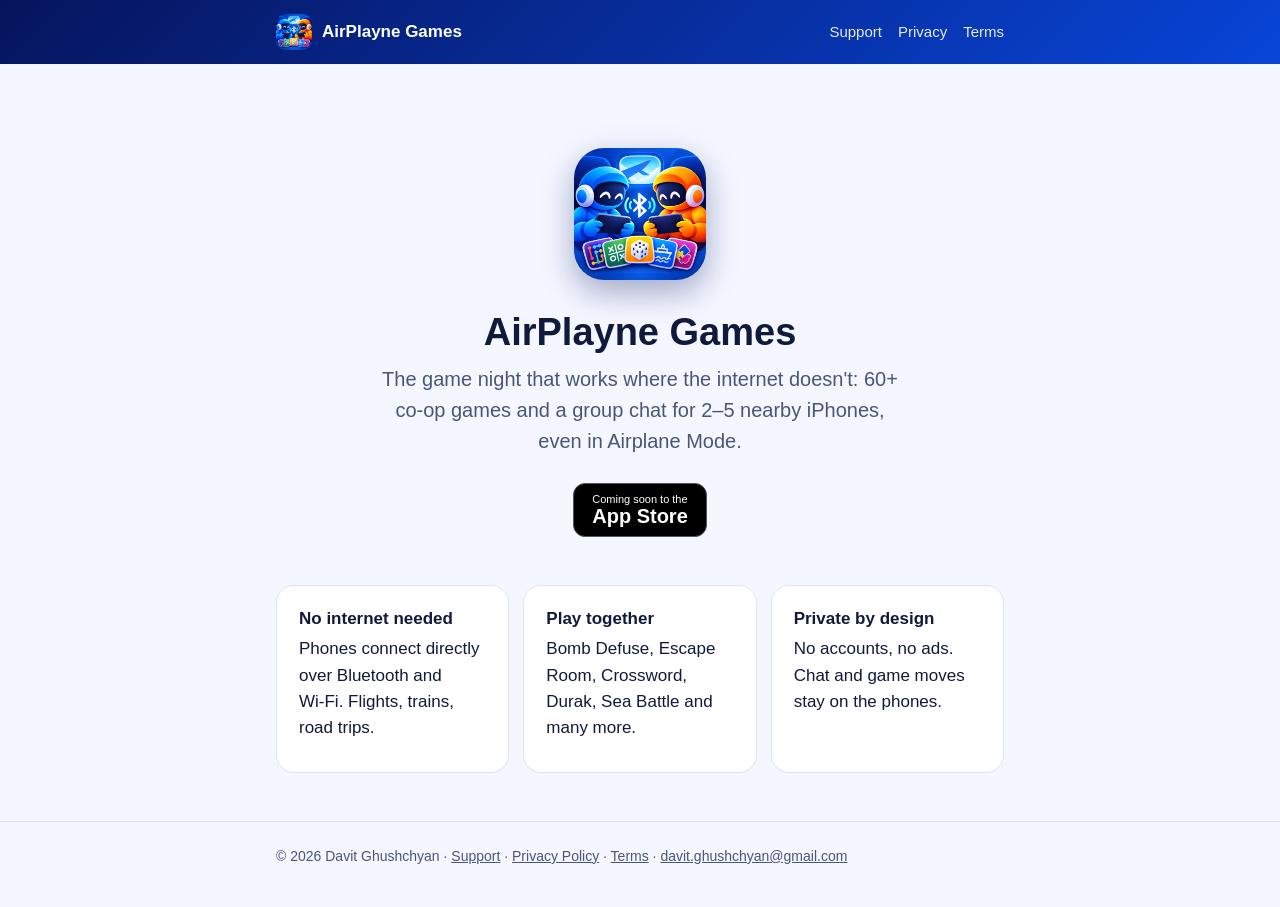
<file: airplayne/index.html>
<!doctype html>
<html lang="en">
<head>
<meta charset="utf-8">
<meta name="viewport" content="width=device-width, initial-scale=1">
<meta name="theme-color" content="#06145C">
<link rel="icon" type="image/png" href="favicon.png">
<link rel="apple-touch-icon" href="apple-touch-icon.png">
<link rel="stylesheet" href="style.css">
<title>AirPlayne Games</title>
<meta name="description" content="60+ co-op games and a group chat for nearby iPhones over Bluetooth. No internet, no account, no ads.">
</head>
<body>
<header class="top"><div class="wrap">
  <a class="brand" href="./"><img src="icon.png" alt=""><span>AirPlayne Games</span></a>
  <nav><a href="support.html">Support</a><a href="privacy.html">Privacy</a><a href="terms.html">Terms</a></nav>
</div></header>
<main><div class="wrap">
  <section class="hero">
    <img class="icon" src="icon.png" alt="AirPlayne Games app icon" width="132" height="132">
    <h1>AirPlayne Games</h1>
    <p class="pitch">The game night that works where the internet doesn't: 60+ co-op games and a group chat for 2–5 nearby iPhones, even in Airplane Mode.</p>
    <!-- App Store badge placeholder: swap for Apple's official "Download on the App Store" badge and
         https://apps.apple.com/app/id6823646413 once the app is live. -->
    <a class="badge" href="support.html" aria-label="Coming soon to the App Store"><span><small>Coming soon to the</small><strong>App Store</strong></span></a>
  </section>
  <div class="features">
    <div class="card"><h3>No internet needed</h3><p>Phones connect directly over Bluetooth and Wi‑Fi. Flights, trains, road trips.</p></div>
    <div class="card"><h3>Play together</h3><p>Bomb Defuse, Escape Room, Crossword, Durak, Sea Battle and many more.</p></div>
    <div class="card"><h3>Private by design</h3><p>No accounts, no ads. Chat and game moves stay on the phones.</p></div>
  </div>
</div></main>
<footer><div class="wrap">© 2026 Davit Ghushchyan · <a href="support.html">Support</a> · <a href="privacy.html">Privacy Policy</a> · <a href="terms.html">Terms</a> · <a href="mailto:davit.ghushchyan@gmail.com">davit.ghushchyan@gmail.com</a></div></footer>
</body>
</html>
</file>
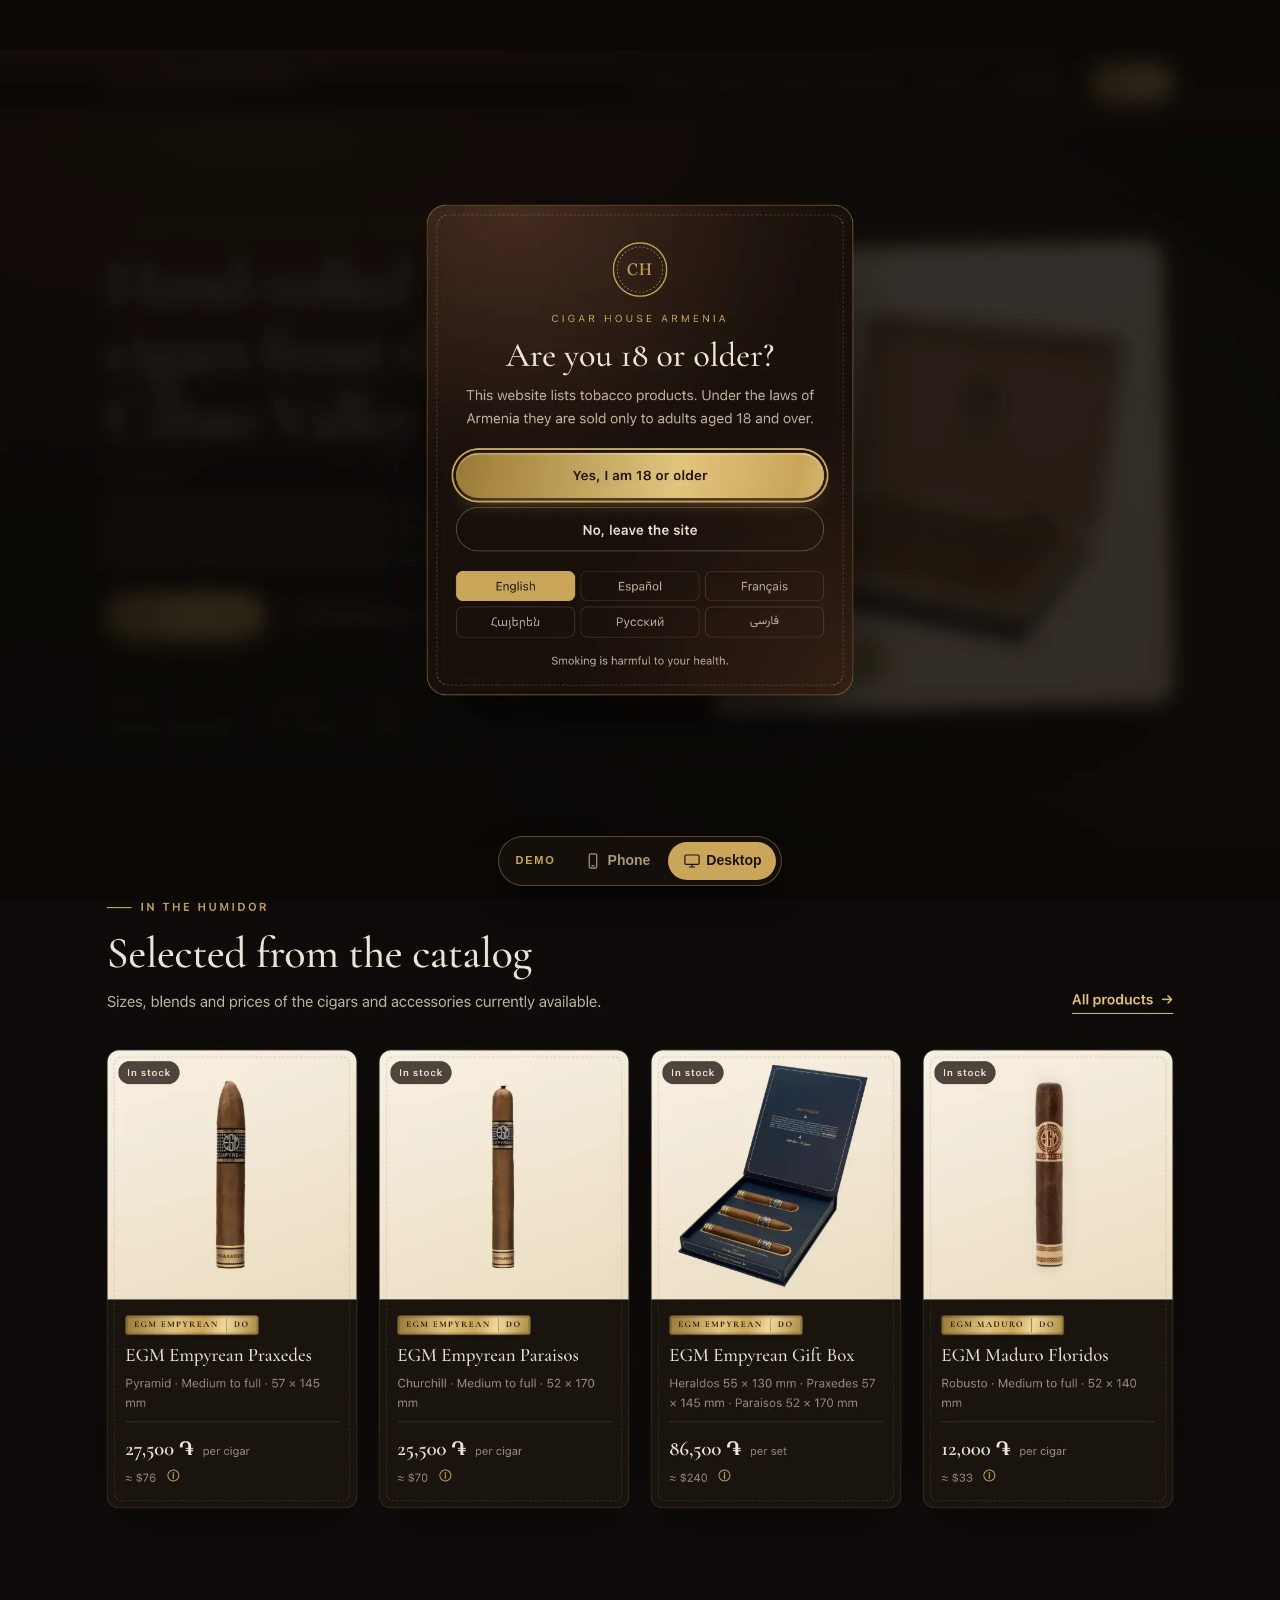
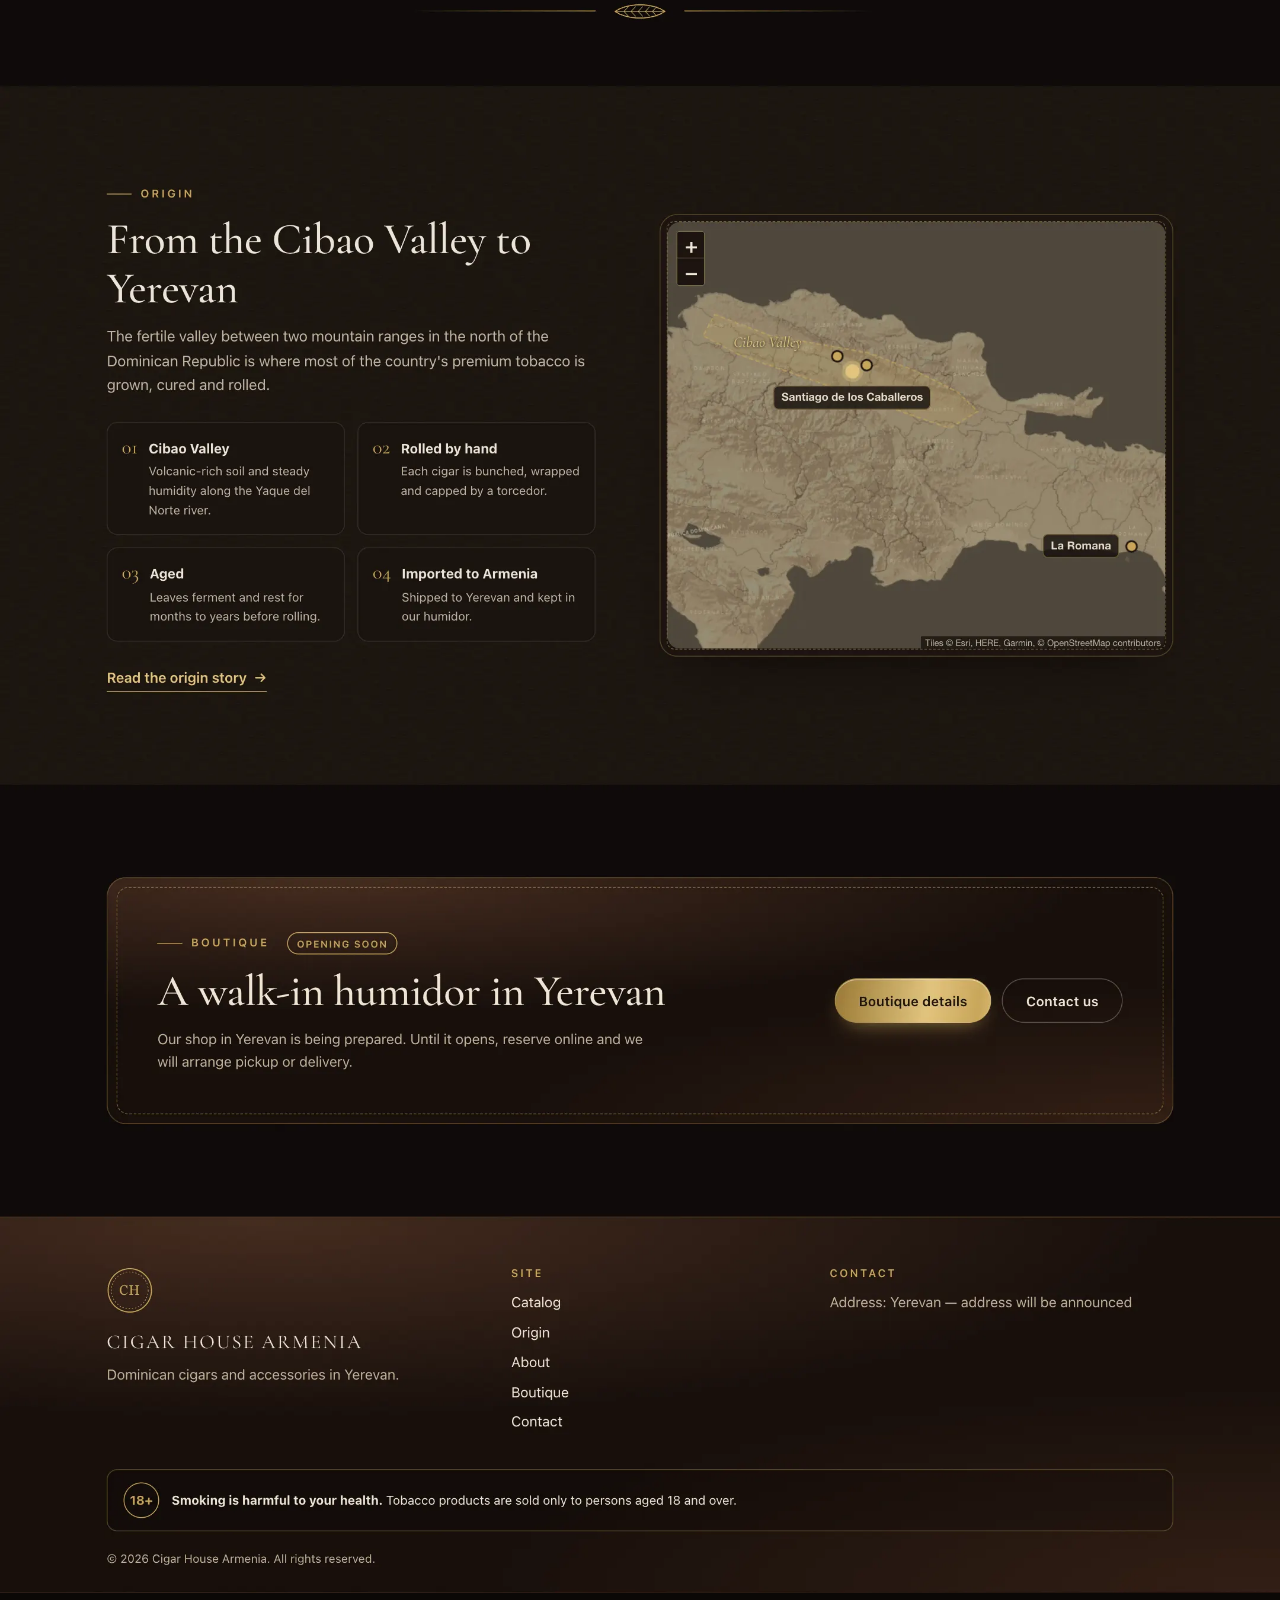
<file: cigar-house/index.html>
<!doctype html>
<html lang="en">
  <head>
    <meta charset="utf-8" />
    <meta name="viewport" content="width=device-width, initial-scale=1, viewport-fit=cover" />
    <meta name="robots" content="noindex, nofollow, noarchive" />
    <meta name="theme-color" content="#120d0a" />
    <title>Cigar House Armenia · Demo</title>
    <link rel="icon" href="data:image/svg+xml,%3Csvg xmlns='http://www.w3.org/2000/svg' viewBox='0 0 64 64'%3E%3Ccircle cx='32' cy='32' r='30' fill='%23120d0a' stroke='%23c9a65a' stroke-width='3'/%3E%3Ctext x='32' y='41' text-anchor='middle' font-family='Georgia,serif' font-size='24' fill='%23c9a65a'%3ECH%3C/text%3E%3C/svg%3E" />
    <link rel="stylesheet" href="style.css?v=2" />
  </head>
  <body>
    <div id="app" class="app" aria-live="polite"></div>

    <div class="switch" role="group" aria-label="Preview size">
      <span class="switch__tag">Demo</span>
      <button type="button" class="switch__btn" data-view="mobile" aria-pressed="false">
        <svg viewBox="0 0 24 24" aria-hidden="true"><rect x="7" y="2.5" width="10" height="19" rx="2.2" /><path d="M10.5 18.5h3" /></svg>
        Phone
      </button>
      <button type="button" class="switch__btn" data-view="desktop" aria-pressed="false">
        <svg viewBox="0 0 24 24" aria-hidden="true"><rect x="2.5" y="4" width="19" height="12.5" rx="1.6" /><path d="M8.5 20h7M12 16.5V20" /></svg>
        Desktop
      </button>
    </div>

    <div id="toast" class="toast" role="status" hidden></div>
    <noscript><p class="noscript">This demo needs JavaScript.</p></noscript>
    <script src="app.js?v=2" defer></script>
  </body>
</html>
</file>
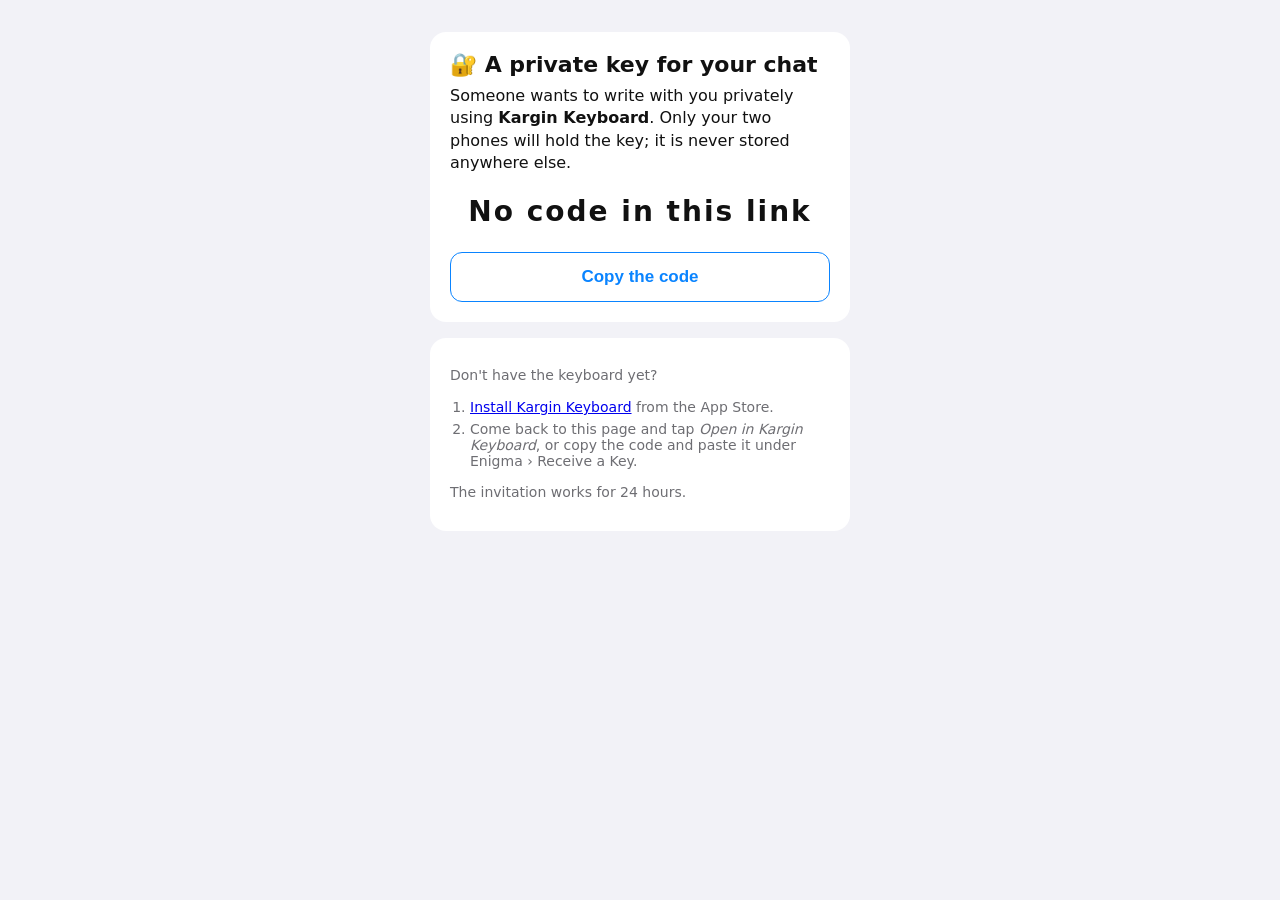
<file: kargin-keyboard/k/index.html>
<!doctype html>
<html lang="en">
<head>
<meta charset="utf-8">
<meta name="viewport" content="width=device-width, initial-scale=1">
<title>Kargin Keyboard key invitation</title>
<style>
  :root { color-scheme: light dark; --accent: #0a84ff; --bg: #f2f2f7; --card: #fff; --text: #111; --muted: #6e6e73; }
  @media (prefers-color-scheme: dark) { :root { --bg: #000; --card: #1c1c1e; --text: #f2f2f7; --muted: #98989d; } }
  body { margin: 0; font-family: -apple-system, system-ui, sans-serif; background: var(--bg); color: var(--text); }
  main { max-width: 420px; margin: 0 auto; padding: 32px 16px; }
  .card { background: var(--card); border-radius: 16px; padding: 20px; margin-bottom: 16px; }
  h1 { font-size: 22px; margin: 0 0 8px; }
  p { margin: 8px 0; line-height: 1.4; }
  .muted { color: var(--muted); font-size: 14px; }
  .code { font-size: 28px; font-weight: 600; letter-spacing: 2px; text-align: center; padding: 12px 0; font-variant-numeric: tabular-nums; }
  a.button, button { display: block; width: 100%; box-sizing: border-box; text-align: center; padding: 14px; border-radius: 12px;
    background: var(--accent); color: #fff; font-size: 17px; font-weight: 600; text-decoration: none; border: 0; margin-top: 12px; }
  button.secondary { background: transparent; color: var(--accent); border: 1px solid var(--accent); }
  ol { padding-left: 20px; } li { margin: 6px 0; }
</style>
</head>
<body>
<main>
  <div class="card">
    <h1>🔐 A private key for your chat</h1>
    <p>Someone wants to write with you privately using <strong>Kargin Keyboard</strong>. Only your two phones will hold the key; it is never stored anywhere else.</p>
    <div class="code" id="code">KK-····-····</div>
    <a class="button" id="open" href="#">Open in Kargin Keyboard</a>
    <button class="secondary" id="copy">Copy the code</button>
  </div>
  <div class="card">
    <p class="muted">Don't have the keyboard yet?</p>
    <ol class="muted">
      <li><a id="store" href="https://apps.apple.com/app/kargin-keyboard/id6815594288">Install Kargin Keyboard</a> from the App Store.</li>
      <li>Come back to this page and tap <em>Open in Kargin Keyboard</em>, or copy the code and paste it under Enigma › Receive a Key.</li>
    </ol>
    <p class="muted">The invitation works for 24 hours.</p>
  </div>
</main>
<script>
  const match = (new URLSearchParams(location.search).get("c") || location.pathname).match(/KK-?([A-HJ-NP-Z2-9]{4})-?([A-HJ-NP-Z2-9]{4})/i);
  const code = match ? ("KK-" + match[1] + "-" + match[2]).toUpperCase() : null;
  const codeEl = document.getElementById("code");
  const open = document.getElementById("open");
  if (code) {
    codeEl.textContent = code;
    open.href = "karginkeyboard://enigma?code=" + code;
  } else {
    codeEl.textContent = "No code in this link";
    open.style.display = "none";
  }
  document.getElementById("copy").onclick = async () => {
    if (!code) return;
    try { await navigator.clipboard.writeText(code); document.getElementById("copy").textContent = "Copied"; } catch (e) {}
  };
</script>
</body>
</html>
</file>
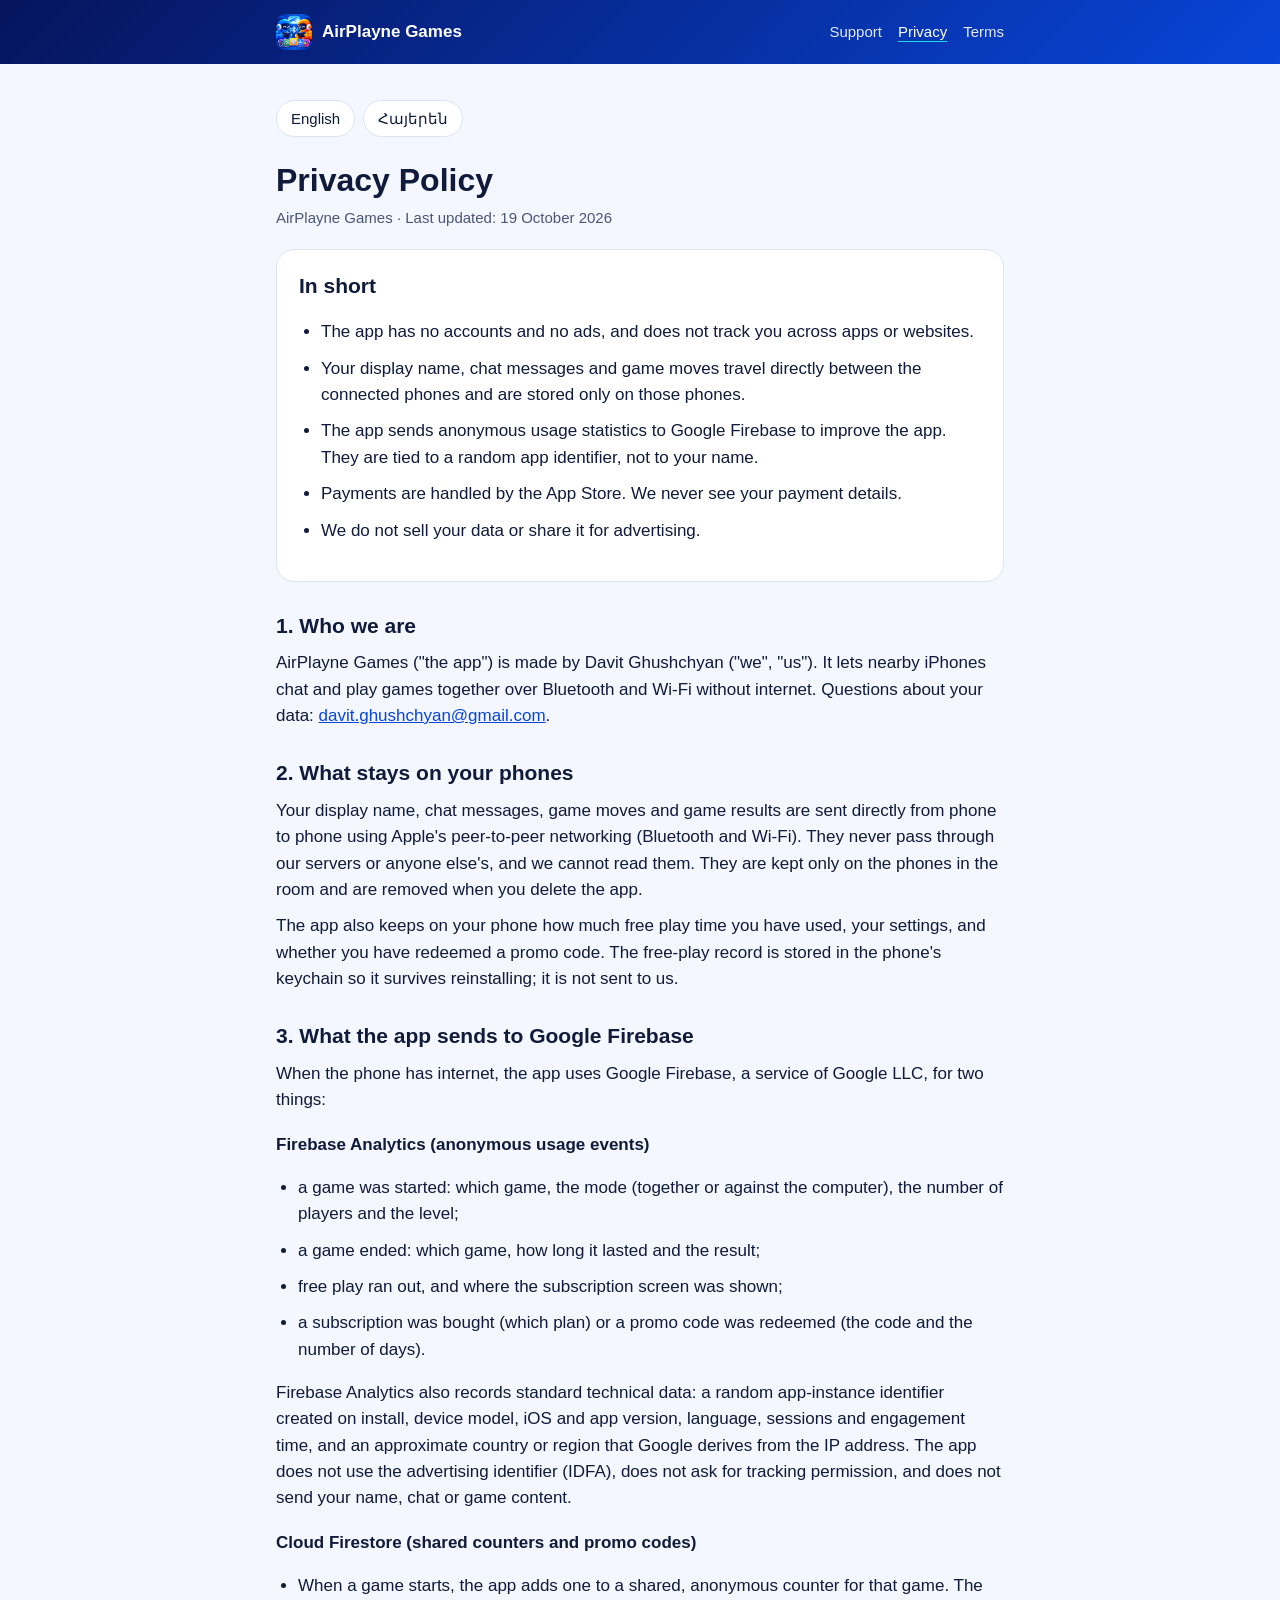
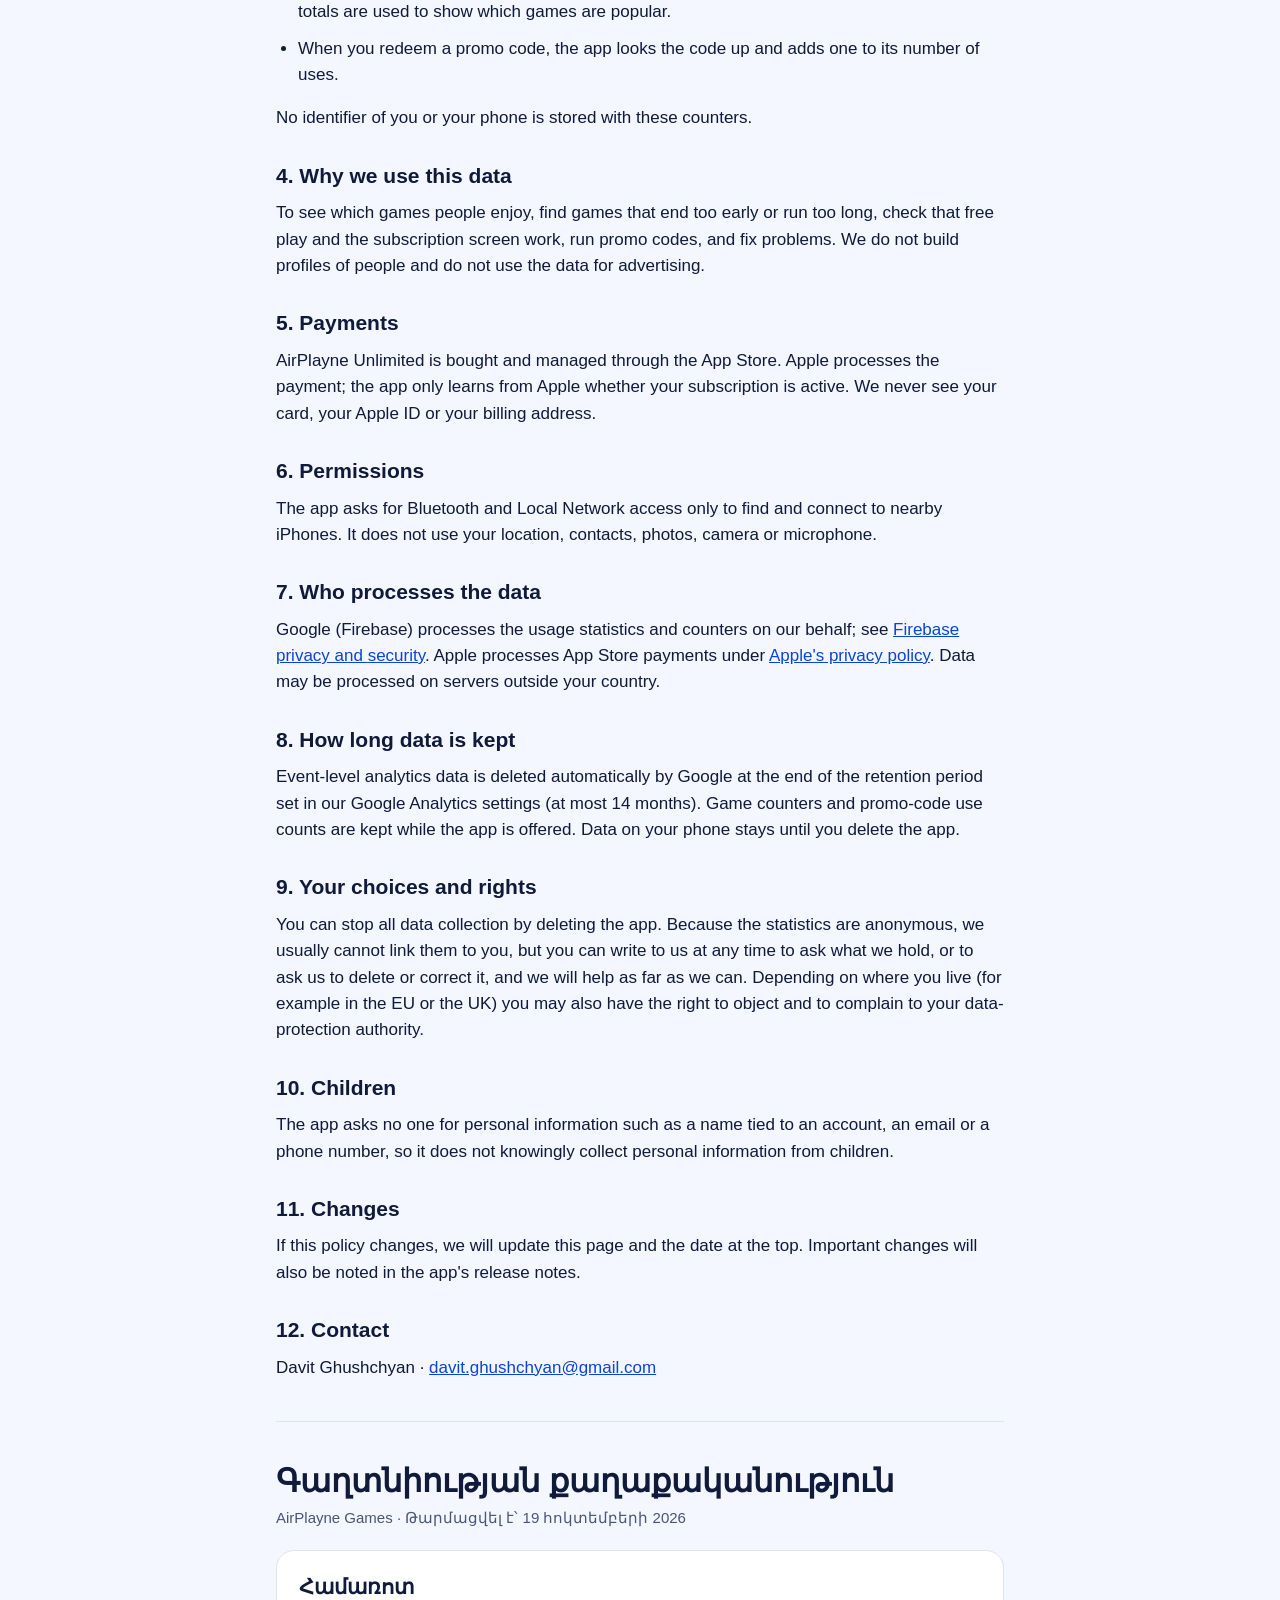
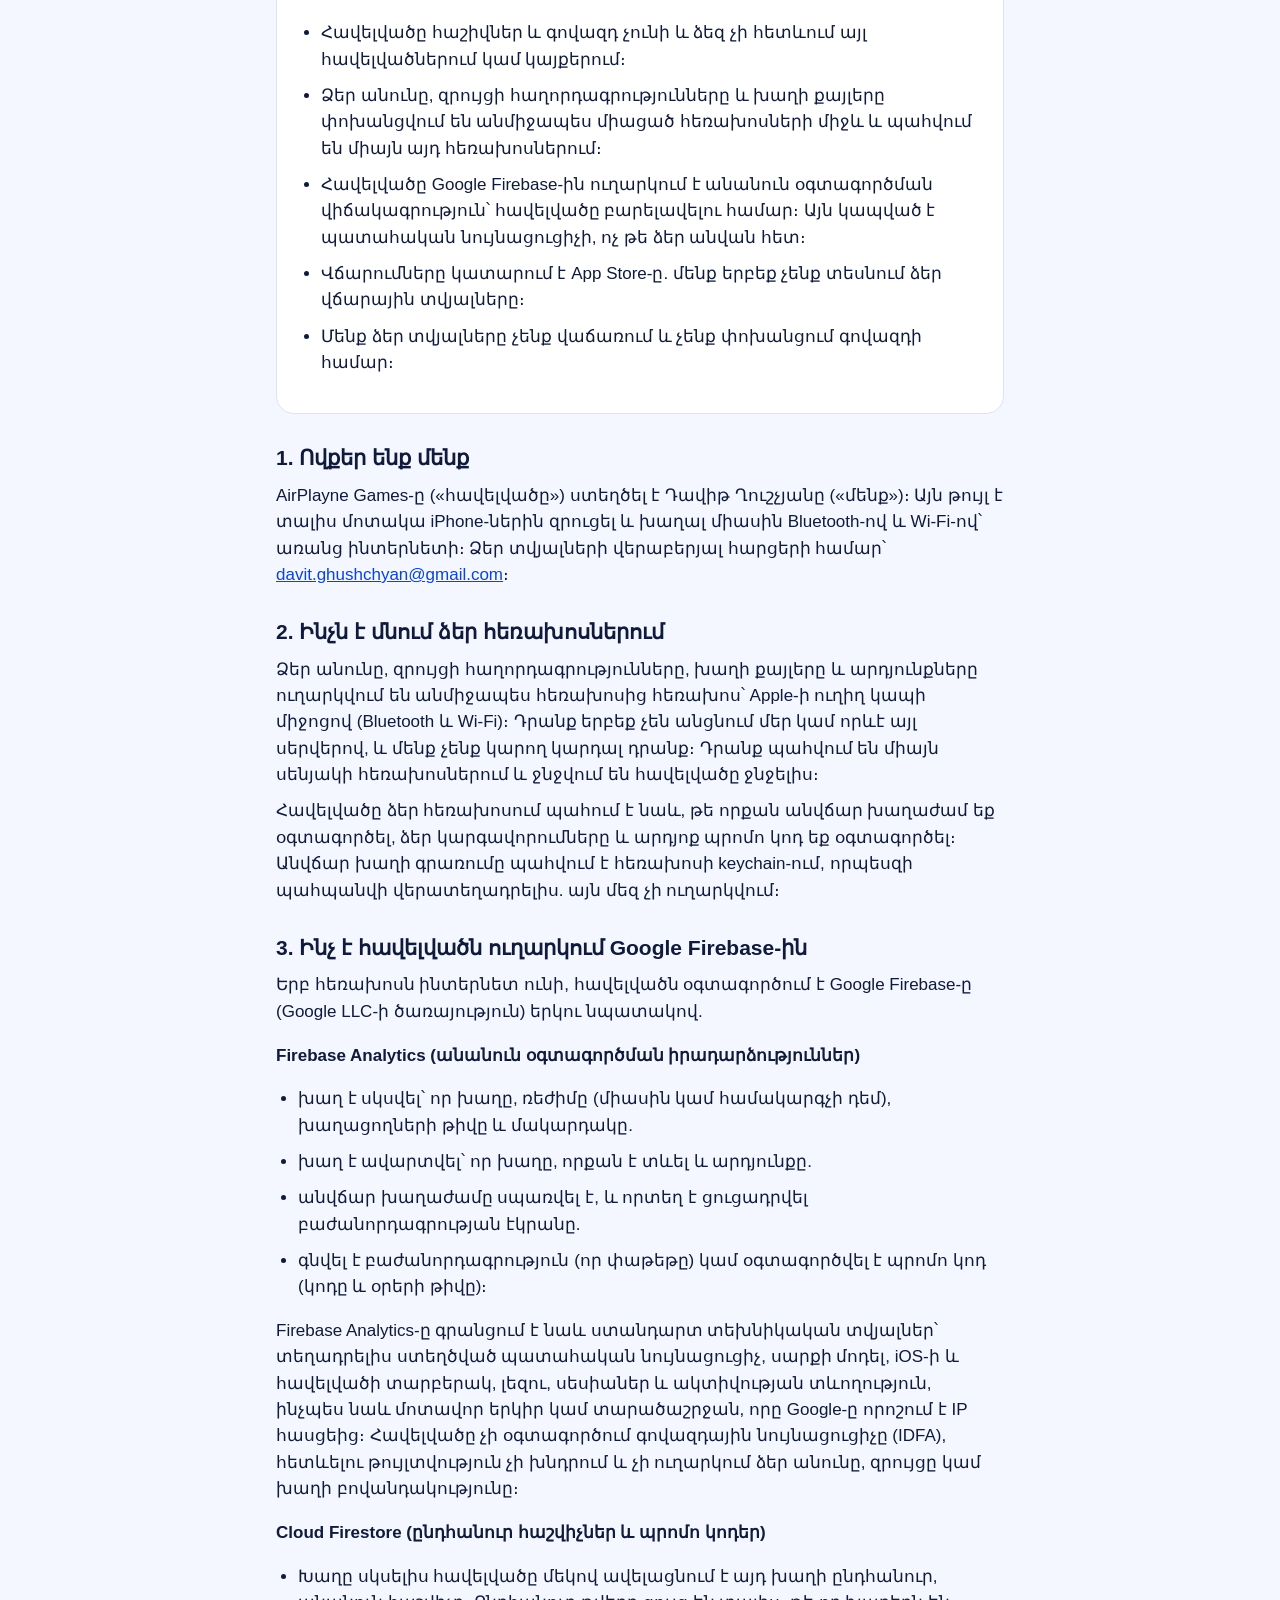
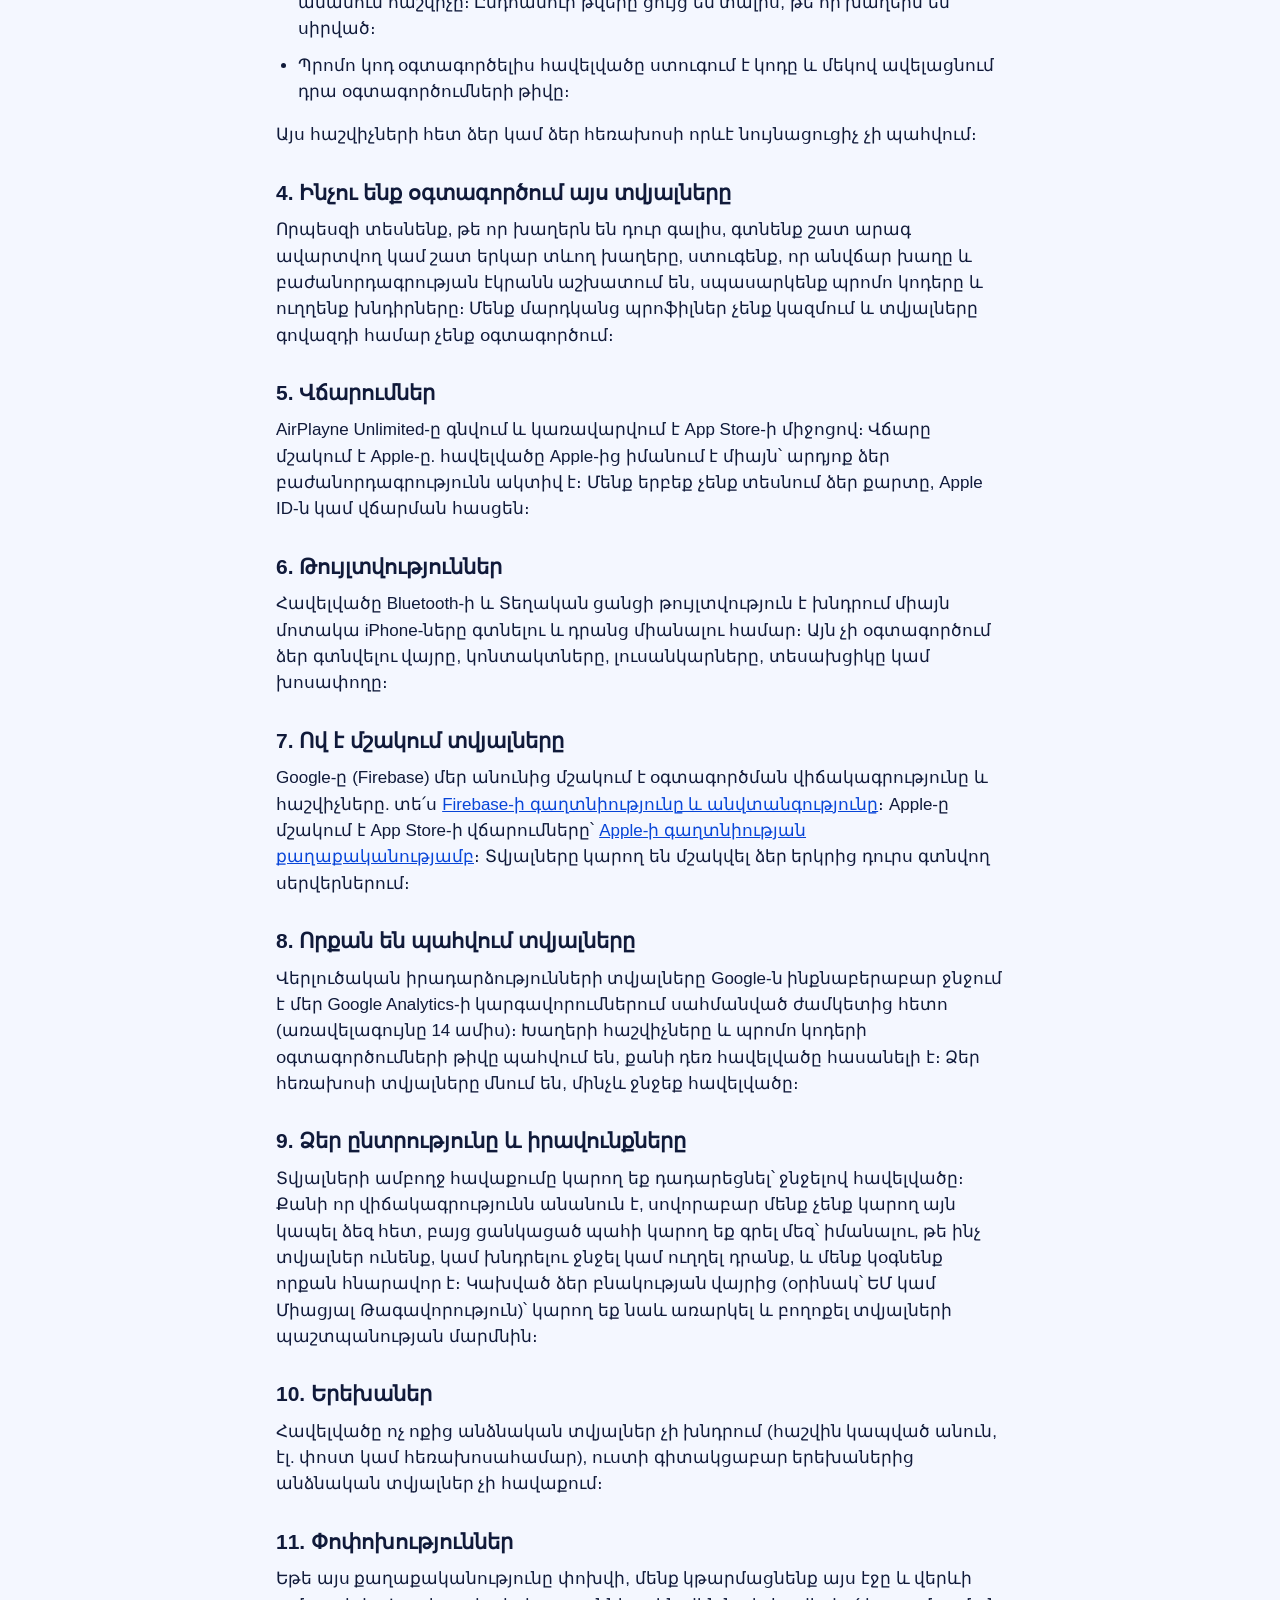
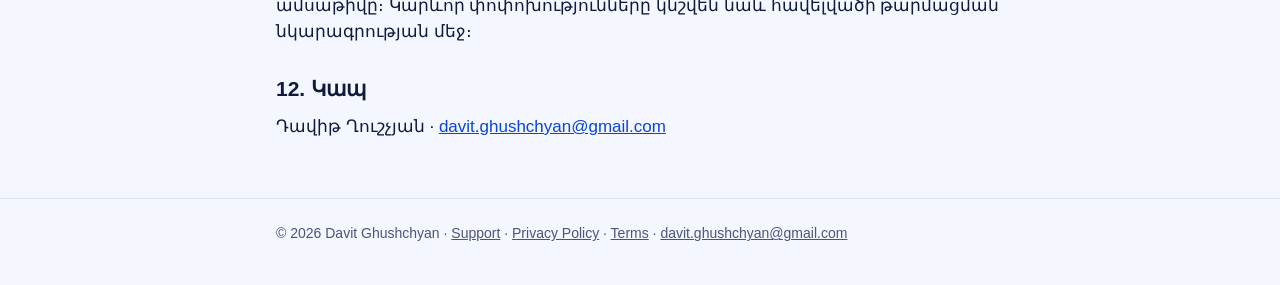
<file: airplayne/privacy.html>
<!doctype html>
<html lang="en">
<head>
<meta charset="utf-8">
<meta name="viewport" content="width=device-width, initial-scale=1">
<meta name="theme-color" content="#06145C">
<link rel="icon" type="image/png" href="favicon.png">
<link rel="apple-touch-icon" href="apple-touch-icon.png">
<link rel="stylesheet" href="style.css">
<title>Privacy Policy · AirPlayne Games</title>
<meta name="description" content="How AirPlayne Games handles your data: no accounts, chat stays on the phones, anonymous usage statistics through Google Firebase.">
</head>
<body>
<header class="top"><div class="wrap">
  <a class="brand" href="./"><img src="icon.png" alt=""><span>AirPlayne Games</span></a>
  <nav><a href="support.html">Support</a><a href="privacy.html" aria-current="page">Privacy</a><a href="terms.html">Terms</a></nav>
</div></header>
<main><div class="wrap">

<div class="lang"><a href="#en" hreflang="en">English</a><a href="#hy" hreflang="hy">Հայերեն</a></div>

<article id="en" lang="en">
  <h1>Privacy Policy</h1>
  <p class="meta">AirPlayne Games · Last updated: 19 October 2026</p>

  <div class="card">
    <h2>In short</h2>
    <ul>
      <li>The app has no accounts and no ads, and does not track you across apps or websites.</li>
      <li>Your display name, chat messages and game moves travel directly between the connected phones and are stored only on those phones.</li>
      <li>The app sends anonymous usage statistics to Google Firebase to improve the app. They are tied to a random app identifier, not to your name.</li>
      <li>Payments are handled by the App Store. We never see your payment details.</li>
      <li>We do not sell your data or share it for advertising.</li>
    </ul>
  </div>

  <h2>1. Who we are</h2>
  <p>AirPlayne Games ("the app") is made by Davit Ghushchyan ("we", "us"). It lets nearby iPhones chat and play games together over Bluetooth and Wi‑Fi without internet. Questions about your data: <a href="mailto:davit.ghushchyan@gmail.com">davit.ghushchyan@gmail.com</a>.</p>

  <h2>2. What stays on your phones</h2>
  <p>Your display name, chat messages, game moves and game results are sent directly from phone to phone using Apple's peer-to-peer networking (Bluetooth and Wi‑Fi). They never pass through our servers or anyone else's, and we cannot read them. They are kept only on the phones in the room and are removed when you delete the app.</p>
  <p>The app also keeps on your phone how much free play time you have used, your settings, and whether you have redeemed a promo code. The free-play record is stored in the phone's keychain so it survives reinstalling; it is not sent to us.</p>

  <h2>3. What the app sends to Google Firebase</h2>
  <p>When the phone has internet, the app uses Google Firebase, a service of Google LLC, for two things:</p>
  <h3>Firebase Analytics (anonymous usage events)</h3>
  <ul>
    <li>a game was started: which game, the mode (together or against the computer), the number of players and the level;</li>
    <li>a game ended: which game, how long it lasted and the result;</li>
    <li>free play ran out, and where the subscription screen was shown;</li>
    <li>a subscription was bought (which plan) or a promo code was redeemed (the code and the number of days).</li>
  </ul>
  <p>Firebase Analytics also records standard technical data: a random app-instance identifier created on install, device model, iOS and app version, language, sessions and engagement time, and an approximate country or region that Google derives from the IP address. The app does not use the advertising identifier (IDFA), does not ask for tracking permission, and does not send your name, chat or game content.</p>
  <h3>Cloud Firestore (shared counters and promo codes)</h3>
  <ul>
    <li>When a game starts, the app adds one to a shared, anonymous counter for that game. The totals are used to show which games are popular.</li>
    <li>When you redeem a promo code, the app looks the code up and adds one to its number of uses.</li>
  </ul>
  <p>No identifier of you or your phone is stored with these counters.</p>

  <h2>4. Why we use this data</h2>
  <p>To see which games people enjoy, find games that end too early or run too long, check that free play and the subscription screen work, run promo codes, and fix problems. We do not build profiles of people and do not use the data for advertising.</p>

  <h2>5. Payments</h2>
  <p>AirPlayne Unlimited is bought and managed through the App Store. Apple processes the payment; the app only learns from Apple whether your subscription is active. We never see your card, your Apple ID or your billing address.</p>

  <h2>6. Permissions</h2>
  <p>The app asks for Bluetooth and Local Network access only to find and connect to nearby iPhones. It does not use your location, contacts, photos, camera or microphone.</p>

  <h2>7. Who processes the data</h2>
  <p>Google (Firebase) processes the usage statistics and counters on our behalf; see <a href="https://firebase.google.com/support/privacy">Firebase privacy and security</a>. Apple processes App Store payments under <a href="https://www.apple.com/legal/privacy/">Apple's privacy policy</a>. Data may be processed on servers outside your country.</p>

  <h2>8. How long data is kept</h2>
  <p>Event-level analytics data is deleted automatically by Google at the end of the retention period set in our Google Analytics settings (at most 14 months). Game counters and promo-code use counts are kept while the app is offered. Data on your phone stays until you delete the app.</p>

  <h2>9. Your choices and rights</h2>
  <p>You can stop all data collection by deleting the app. Because the statistics are anonymous, we usually cannot link them to you, but you can write to us at any time to ask what we hold, or to ask us to delete or correct it, and we will help as far as we can. Depending on where you live (for example in the EU or the UK) you may also have the right to object and to complain to your data-protection authority.</p>

  <h2>10. Children</h2>
  <p>The app asks no one for personal information such as a name tied to an account, an email or a phone number, so it does not knowingly collect personal information from children.</p>

  <h2>11. Changes</h2>
  <p>If this policy changes, we will update this page and the date at the top. Important changes will also be noted in the app's release notes.</p>

  <h2>12. Contact</h2>
  <p>Davit Ghushchyan · <a href="mailto:davit.ghushchyan@gmail.com">davit.ghushchyan@gmail.com</a></p>
</article>

<hr style="border:0;border-top:1px solid var(--line);margin:40px 0">

<article id="hy" lang="hy">
  <h1>Գաղտնիության քաղաքականություն</h1>
  <p class="meta">AirPlayne Games · Թարմացվել է՝ 19 հոկտեմբերի 2026</p>

  <div class="card">
    <h2>Համառոտ</h2>
    <ul>
      <li>Հավելվածը հաշիվներ և գովազդ չունի և ձեզ չի հետևում այլ հավելվածներում կամ կայքերում։</li>
      <li>Ձեր անունը, զրույցի հաղորդագրությունները և խաղի քայլերը փոխանցվում են անմիջապես միացած հեռախոսների միջև և պահվում են միայն այդ հեռախոսներում։</li>
      <li>Հավելվածը Google Firebase-ին ուղարկում է անանուն օգտագործման վիճակագրություն՝ հավելվածը բարելավելու համար։ Այն կապված է պատահական նույնացուցիչի, ոչ թե ձեր անվան հետ։</li>
      <li>Վճարումները կատարում է App Store-ը. մենք երբեք չենք տեսնում ձեր վճարային տվյալները։</li>
      <li>Մենք ձեր տվյալները չենք վաճառում և չենք փոխանցում գովազդի համար։</li>
    </ul>
  </div>

  <h2>1. Ովքեր ենք մենք</h2>
  <p>AirPlayne Games-ը («հավելվածը») ստեղծել է Դավիթ Ղուշչյանը («մենք»)։ Այն թույլ է տալիս մոտակա iPhone-ներին զրուցել և խաղալ միասին Bluetooth-ով և Wi‑Fi-ով՝ առանց ինտերնետի։ Ձեր տվյալների վերաբերյալ հարցերի համար՝ <a href="mailto:davit.ghushchyan@gmail.com">davit.ghushchyan@gmail.com</a>։</p>

  <h2>2. Ինչն է մնում ձեր հեռախոսներում</h2>
  <p>Ձեր անունը, զրույցի հաղորդագրությունները, խաղի քայլերը և արդյունքները ուղարկվում են անմիջապես հեռախոսից հեռախոս՝ Apple-ի ուղիղ կապի միջոցով (Bluetooth և Wi‑Fi)։ Դրանք երբեք չեն անցնում մեր կամ որևէ այլ սերվերով, և մենք չենք կարող կարդալ դրանք։ Դրանք պահվում են միայն սենյակի հեռախոսներում և ջնջվում են հավելվածը ջնջելիս։</p>
  <p>Հավելվածը ձեր հեռախոսում պահում է նաև, թե որքան անվճար խաղաժամ եք օգտագործել, ձեր կարգավորումները և արդյոք պրոմո կոդ եք օգտագործել։ Անվճար խաղի գրառումը պահվում է հեռախոսի keychain-ում, որպեսզի պահպանվի վերատեղադրելիս. այն մեզ չի ուղարկվում։</p>

  <h2>3. Ինչ է հավելվածն ուղարկում Google Firebase-ին</h2>
  <p>Երբ հեռախոսն ինտերնետ ունի, հավելվածն օգտագործում է Google Firebase-ը (Google LLC-ի ծառայություն) երկու նպատակով.</p>
  <h3>Firebase Analytics (անանուն օգտագործման իրադարձություններ)</h3>
  <ul>
    <li>խաղ է սկսվել՝ որ խաղը, ռեժիմը (միասին կամ համակարգչի դեմ), խաղացողների թիվը և մակարդակը.</li>
    <li>խաղ է ավարտվել՝ որ խաղը, որքան է տևել և արդյունքը.</li>
    <li>անվճար խաղաժամը սպառվել է, և որտեղ է ցուցադրվել բաժանորդագրության էկրանը.</li>
    <li>գնվել է բաժանորդագրություն (որ փաթեթը) կամ օգտագործվել է պրոմո կոդ (կոդը և օրերի թիվը)։</li>
  </ul>
  <p>Firebase Analytics-ը գրանցում է նաև ստանդարտ տեխնիկական տվյալներ՝ տեղադրելիս ստեղծված պատահական նույնացուցիչ, սարքի մոդել, iOS-ի և հավելվածի տարբերակ, լեզու, սեսիաներ և ակտիվության տևողություն, ինչպես նաև մոտավոր երկիր կամ տարածաշրջան, որը Google-ը որոշում է IP հասցեից։ Հավելվածը չի օգտագործում գովազդային նույնացուցիչը (IDFA), հետևելու թույլտվություն չի խնդրում և չի ուղարկում ձեր անունը, զրույցը կամ խաղի բովանդակությունը։</p>
  <h3>Cloud Firestore (ընդհանուր հաշվիչներ և պրոմո կոդեր)</h3>
  <ul>
    <li>Խաղը սկսելիս հավելվածը մեկով ավելացնում է այդ խաղի ընդհանուր, անանուն հաշվիչը։ Ընդհանուր թվերը ցույց են տալիս, թե որ խաղերն են սիրված։</li>
    <li>Պրոմո կոդ օգտագործելիս հավելվածը ստուգում է կոդը և մեկով ավելացնում դրա օգտագործումների թիվը։</li>
  </ul>
  <p>Այս հաշվիչների հետ ձեր կամ ձեր հեռախոսի որևէ նույնացուցիչ չի պահվում։</p>

  <h2>4. Ինչու ենք օգտագործում այս տվյալները</h2>
  <p>Որպեսզի տեսնենք, թե որ խաղերն են դուր գալիս, գտնենք շատ արագ ավարտվող կամ շատ երկար տևող խաղերը, ստուգենք, որ անվճար խաղը և բաժանորդագրության էկրանն աշխատում են, սպասարկենք պրոմո կոդերը և ուղղենք խնդիրները։ Մենք մարդկանց պրոֆիլներ չենք կազմում և տվյալները գովազդի համար չենք օգտագործում։</p>

  <h2>5. Վճարումներ</h2>
  <p>AirPlayne Unlimited-ը գնվում և կառավարվում է App Store-ի միջոցով։ Վճարը մշակում է Apple-ը. հավելվածը Apple-ից իմանում է միայն՝ արդյոք ձեր բաժանորդագրությունն ակտիվ է։ Մենք երբեք չենք տեսնում ձեր քարտը, Apple ID-ն կամ վճարման հասցեն։</p>

  <h2>6. Թույլտվություններ</h2>
  <p>Հավելվածը Bluetooth-ի և Տեղական ցանցի թույլտվություն է խնդրում միայն մոտակա iPhone-ները գտնելու և դրանց միանալու համար։ Այն չի օգտագործում ձեր գտնվելու վայրը, կոնտակտները, լուսանկարները, տեսախցիկը կամ խոսափողը։</p>

  <h2>7. Ով է մշակում տվյալները</h2>
  <p>Google-ը (Firebase) մեր անունից մշակում է օգտագործման վիճակագրությունը և հաշվիչները. տե՛ս <a href="https://firebase.google.com/support/privacy">Firebase-ի գաղտնիությունը և անվտանգությունը</a>։ Apple-ը մշակում է App Store-ի վճարումները՝ <a href="https://www.apple.com/legal/privacy/">Apple-ի գաղտնիության քաղաքականությամբ</a>։ Տվյալները կարող են մշակվել ձեր երկրից դուրս գտնվող սերվերներում։</p>

  <h2>8. Որքան են պահվում տվյալները</h2>
  <p>Վերլուծական իրադարձությունների տվյալները Google-ն ինքնաբերաբար ջնջում է մեր Google Analytics-ի կարգավորումներում սահմանված ժամկետից հետո (առավելագույնը 14 ամիս)։ Խաղերի հաշվիչները և պրոմո կոդերի օգտագործումների թիվը պահվում են, քանի դեռ հավելվածը հասանելի է։ Ձեր հեռախոսի տվյալները մնում են, մինչև ջնջեք հավելվածը։</p>

  <h2>9. Ձեր ընտրությունը և իրավունքները</h2>
  <p>Տվյալների ամբողջ հավաքումը կարող եք դադարեցնել՝ ջնջելով հավելվածը։ Քանի որ վիճակագրությունն անանուն է, սովորաբար մենք չենք կարող այն կապել ձեզ հետ, բայց ցանկացած պահի կարող եք գրել մեզ՝ իմանալու, թե ինչ տվյալներ ունենք, կամ խնդրելու ջնջել կամ ուղղել դրանք, և մենք կօգնենք որքան հնարավոր է։ Կախված ձեր բնակության վայրից (օրինակ՝ ԵՄ կամ Միացյալ Թագավորություն)՝ կարող եք նաև առարկել և բողոքել տվյալների պաշտպանության մարմնին։</p>

  <h2>10. Երեխաներ</h2>
  <p>Հավելվածը ոչ ոքից անձնական տվյալներ չի խնդրում (հաշվին կապված անուն, էլ. փոստ կամ հեռախոսահամար), ուստի գիտակցաբար երեխաներից անձնական տվյալներ չի հավաքում։</p>

  <h2>11. Փոփոխություններ</h2>
  <p>Եթե այս քաղաքականությունը փոխվի, մենք կթարմացնենք այս էջը և վերևի ամսաթիվը։ Կարևոր փոփոխությունները կնշվեն նաև հավելվածի թարմացման նկարագրության մեջ։</p>

  <h2>12. Կապ</h2>
  <p>Դավիթ Ղուշչյան · <a href="mailto:davit.ghushchyan@gmail.com">davit.ghushchyan@gmail.com</a></p>
</article>

</div></main>
<footer><div class="wrap">© 2026 Davit Ghushchyan · <a href="support.html">Support</a> · <a href="privacy.html">Privacy Policy</a> · <a href="terms.html">Terms</a> · <a href="mailto:davit.ghushchyan@gmail.com">davit.ghushchyan@gmail.com</a></div></footer>
</body>
</html>
</file>
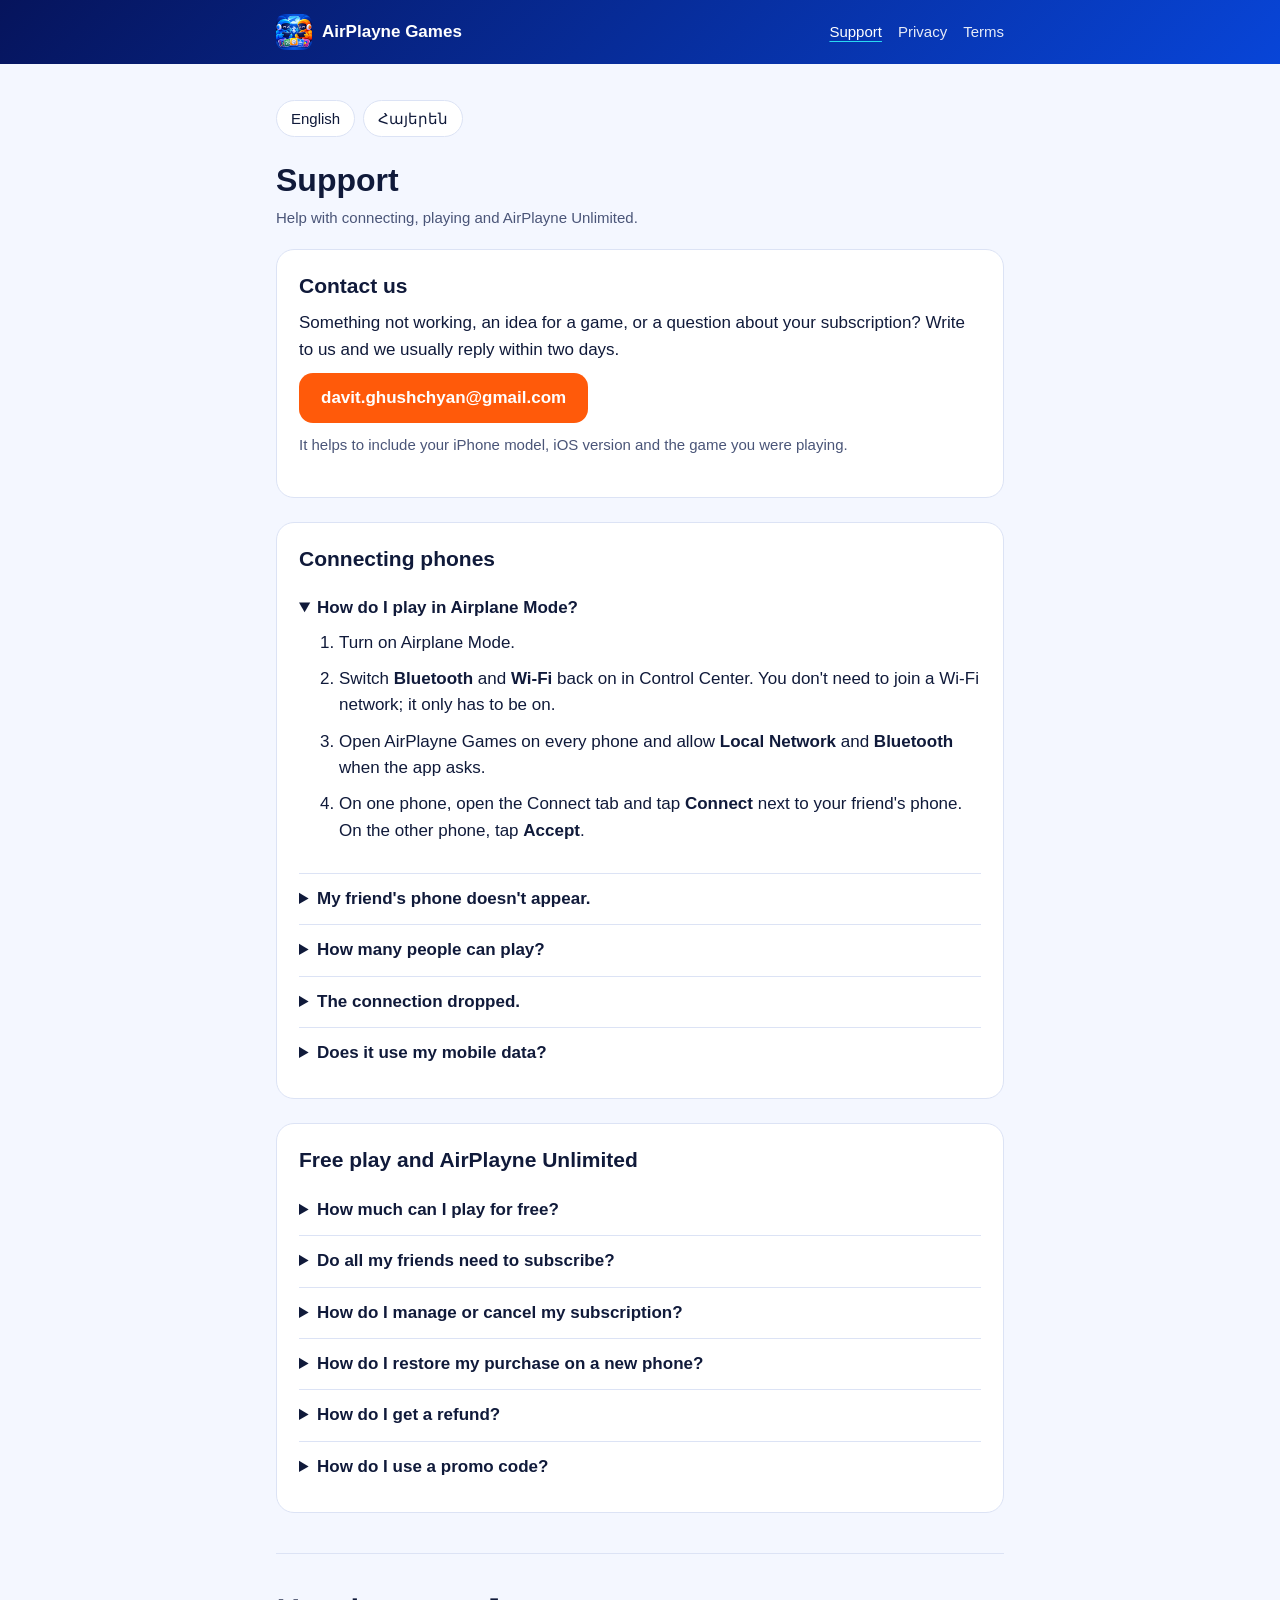
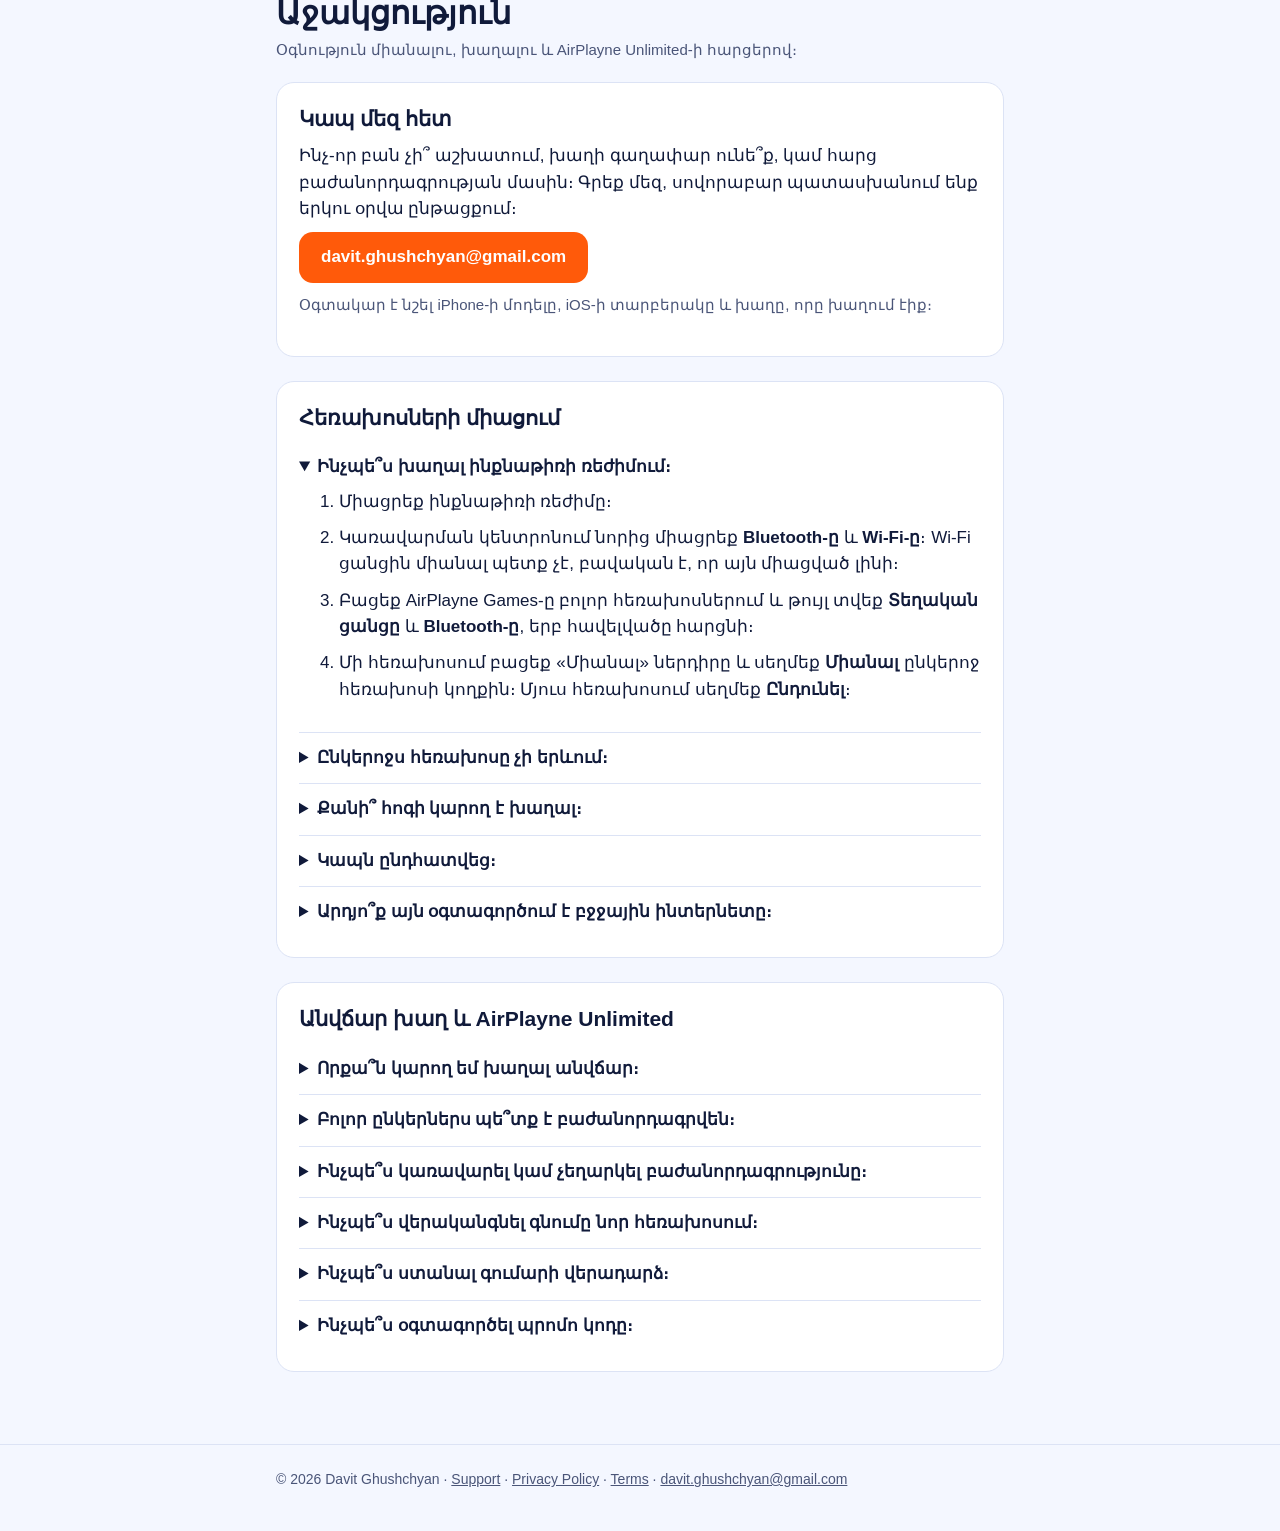
<file: airplayne/support.html>
<!doctype html>
<html lang="en">
<head>
<meta charset="utf-8">
<meta name="viewport" content="width=device-width, initial-scale=1">
<meta name="theme-color" content="#06145C">
<link rel="icon" type="image/png" href="favicon.png">
<link rel="apple-touch-icon" href="apple-touch-icon.png">
<link rel="stylesheet" href="style.css">
<title>Support · AirPlayne Games</title>
<meta name="description" content="Help with AirPlayne Games: connecting phones in Airplane Mode, free play, subscriptions, restoring purchases and contact.">
</head>
<body>
<header class="top"><div class="wrap">
  <a class="brand" href="./"><img src="icon.png" alt=""><span>AirPlayne Games</span></a>
  <nav><a href="support.html" aria-current="page">Support</a><a href="privacy.html">Privacy</a><a href="terms.html">Terms</a></nav>
</div></header>
<main><div class="wrap">

<div class="lang"><a href="#en" hreflang="en">English</a><a href="#hy" hreflang="hy">Հայերեն</a></div>

<article id="en" lang="en">
  <h1>Support</h1>
  <p class="meta">Help with connecting, playing and AirPlayne Unlimited.</p>

  <div class="card">
    <h2>Contact us</h2>
    <p>Something not working, an idea for a game, or a question about your subscription? Write to us and we usually reply within two days.</p>
    <p><a class="btn" href="mailto:davit.ghushchyan@gmail.com?subject=AirPlayne%20Games">davit.ghushchyan@gmail.com</a></p>
    <p class="meta">It helps to include your iPhone model, iOS version and the game you were playing.</p>
  </div>

  <div class="card">
    <h2>Connecting phones</h2>
    <details open>
      <summary>How do I play in Airplane Mode?</summary>
      <ol>
        <li>Turn on Airplane Mode.</li>
        <li>Switch <strong>Bluetooth</strong> and <strong>Wi‑Fi</strong> back on in Control Center. You don't need to join a Wi‑Fi network; it only has to be on.</li>
        <li>Open AirPlayne Games on every phone and allow <strong>Local Network</strong> and <strong>Bluetooth</strong> when the app asks.</li>
        <li>On one phone, open the Connect tab and tap <strong>Connect</strong> next to your friend's phone. On the other phone, tap <strong>Accept</strong>.</li>
      </ol>
    </details>
    <details>
      <summary>My friend's phone doesn't appear.</summary>
      <ul>
        <li>Check that Bluetooth and Wi‑Fi are on on both phones (Airplane Mode turns them off).</li>
        <li>On both phones open <strong>Settings › Privacy &amp; Security › Local Network</strong> and turn AirPlayne Games on.</li>
        <li>Keep the app open on both phones and sit within about 10 meters of each other.</li>
        <li>Tap Connect on one phone only, then Accept on the other.</li>
        <li>Still nothing? Close the app on both phones and open it again.</li>
      </ul>
    </details>
    <details>
      <summary>How many people can play?</summary>
      <p>Up to 5 phones in one room. Only the hub 👑 can add more friends; the hub is the phone that reaches the most friends and changes by itself when someone is better placed.</p>
    </details>
    <details>
      <summary>The connection dropped.</summary>
      <p>The app reconnects by itself. Keep it open while playing: if a phone locks or switches to another app for a long time, it may leave the room.</p>
    </details>
    <details>
      <summary>Does it use my mobile data?</summary>
      <p>No. Chat and games go directly between the phones over Bluetooth and Wi‑Fi. When a phone does have internet, the app sends small anonymous usage statistics (see the <a href="privacy.html">Privacy Policy</a>).</p>
    </details>
  </div>

  <div class="card">
    <h2>Free play and AirPlayne Unlimited</h2>
    <details>
      <summary>How much can I play for free?</summary>
      <p>Every phone gets 5 hours of free gameplay. After that, games stay open for 24 more hours, then starting or joining a game needs AirPlayne Unlimited. Chat and connecting are always free.</p>
    </details>
    <details>
      <summary>Do all my friends need to subscribe?</summary>
      <p>No. One subscriber in a room unlocks games for everyone connected to that room.</p>
    </details>
    <details>
      <summary>How do I manage or cancel my subscription?</summary>
      <p>In the app open <strong>Settings › Unlimited › Manage subscription</strong>, or on your iPhone open <strong>Settings › [your name] › Subscriptions › AirPlayne Unlimited</strong>. Cancel at least 24 hours before the end of the current period to avoid the next renewal. You keep Unlimited until the period ends.</p>
    </details>
    <details>
      <summary>How do I restore my purchase on a new phone?</summary>
      <p>Sign in with the same Apple ID, open the app, then tap <strong>Settings › Unlimited › Restore purchases</strong> (also on the subscription screen). Restoring is free.</p>
    </details>
    <details>
      <summary>How do I get a refund?</summary>
      <p>Payments are handled by Apple. Request a refund at <a href="https://reportaproblem.apple.com">reportaproblem.apple.com</a>.</p>
    </details>
    <details>
      <summary>How do I use a promo code?</summary>
      <p>Open <strong>Settings › Unlimited</strong>, type the code into <strong>Promo code</strong> and tap <strong>Redeem</strong>. The phone needs internet for a moment. The days of free access apply to the phone that redeems the code.</p>
    </details>
  </div>
</article>

<hr style="border:0;border-top:1px solid var(--line);margin:40px 0">

<article id="hy" lang="hy">
  <h1>Աջակցություն</h1>
  <p class="meta">Օգնություն միանալու, խաղալու և AirPlayne Unlimited-ի հարցերով։</p>

  <div class="card">
    <h2>Կապ մեզ հետ</h2>
    <p>Ինչ-որ բան չի՞ աշխատում, խաղի գաղափար ունե՞ք, կամ հարց բաժանորդագրության մասին։ Գրեք մեզ, սովորաբար պատասխանում ենք երկու օրվա ընթացքում։</p>
    <p><a class="btn" href="mailto:davit.ghushchyan@gmail.com?subject=AirPlayne%20Games">davit.ghushchyan@gmail.com</a></p>
    <p class="meta">Օգտակար է նշել iPhone-ի մոդելը, iOS-ի տարբերակը և խաղը, որը խաղում էիք։</p>
  </div>

  <div class="card">
    <h2>Հեռախոսների միացում</h2>
    <details open>
      <summary>Ինչպե՞ս խաղալ ինքնաթիռի ռեժիմում։</summary>
      <ol>
        <li>Միացրեք ինքնաթիռի ռեժիմը։</li>
        <li>Կառավարման կենտրոնում նորից միացրեք <strong>Bluetooth-ը</strong> և <strong>Wi‑Fi-ը</strong>։ Wi‑Fi ցանցին միանալ պետք չէ, բավական է, որ այն միացված լինի։</li>
        <li>Բացեք AirPlayne Games-ը բոլոր հեռախոսներում և թույլ տվեք <strong>Տեղական ցանցը</strong> և <strong>Bluetooth-ը</strong>, երբ հավելվածը հարցնի։</li>
        <li>Մի հեռախոսում բացեք «Միանալ» ներդիրը և սեղմեք <strong>Միանալ</strong> ընկերոջ հեռախոսի կողքին։ Մյուս հեռախոսում սեղմեք <strong>Ընդունել</strong>։</li>
      </ol>
    </details>
    <details>
      <summary>Ընկերոջս հեռախոսը չի երևում։</summary>
      <ul>
        <li>Ստուգեք, որ երկու հեռախոսներում էլ Bluetooth-ը և Wi‑Fi-ը միացված են (ինքնաթիռի ռեժիմն անջատում է դրանք)։</li>
        <li>Երկու հեռախոսներում բացեք <strong>Կարգավորումներ › Գաղտնիություն և անվտանգություն › Տեղական ցանց</strong> և միացրեք AirPlayne Games-ը։</li>
        <li>Պահեք հավելվածը բաց երկու հեռախոսներում և նստեք միմյանցից մոտ 10 մետր հեռավորության վրա։</li>
        <li>Սեղմեք Միանալ միայն մի հեռախոսում, ապա Ընդունել մյուսում։</li>
        <li>Դեռ չի՞ ստացվում։ Փակեք հավելվածը երկու հեռախոսներում և նորից բացեք։</li>
      </ul>
    </details>
    <details>
      <summary>Քանի՞ հոգի կարող է խաղալ։</summary>
      <p>Մինչև 5 հեռախոս մեկ սենյակում։ Նոր ընկերներ կարող է ավելացնել միայն հանգույցը 👑. դա այն հեռախոսն է, որը կապ ունի ամենաշատ ընկերների հետ, և այն ինքնաբերաբար փոխվում է, երբ մեկ ուրիշն ավելի լավ դիրքում է։</p>
    </details>
    <details>
      <summary>Կապն ընդհատվեց։</summary>
      <p>Հավելվածն ինքն է վերամիանում։ Խաղի ընթացքում պահեք այն բաց. եթե հեռախոսը երկար ժամանակ կողպված է կամ այլ հավելվածում է, այն կարող է դուրս գալ սենյակից։</p>
    </details>
    <details>
      <summary>Արդյո՞ք այն օգտագործում է բջջային ինտերնետը։</summary>
      <p>Ոչ։ Զրույցը և խաղերը փոխանցվում են անմիջապես հեռախոսների միջև Bluetooth-ով և Wi‑Fi-ով։ Երբ հեռախոսն ինտերնետ ունի, հավելվածն ուղարկում է փոքր անանուն վիճակագրություն (տե՛ս <a href="privacy.html#hy">Գաղտնիության քաղաքականությունը</a>)։</p>
    </details>
  </div>

  <div class="card">
    <h2>Անվճար խաղ և AirPlayne Unlimited</h2>
    <details>
      <summary>Որքա՞ն կարող եմ խաղալ անվճար։</summary>
      <p>Յուրաքանչյուր հեռախոս ստանում է 5 ժամ անվճար խաղ։ Դրանից հետո խաղերը բաց են մնում ևս 24 ժամ, ապա խաղ սկսելու կամ միանալու համար պետք է AirPlayne Unlimited։ Զրույցը և միանալը միշտ անվճար են։</p>
    </details>
    <details>
      <summary>Բոլոր ընկերներս պե՞տք է բաժանորդագրվեն։</summary>
      <p>Ոչ։ Սենյակում մեկ բաժանորդագրվածը բացում է խաղերը բոլոր միացածների համար։</p>
    </details>
    <details>
      <summary>Ինչպե՞ս կառավարել կամ չեղարկել բաժանորդագրությունը։</summary>
      <p>Հավելվածում բացեք <strong>Կարգավորումներ › Անսահմանափակ › Կառավարել բաժանորդագրությունը</strong>, կամ iPhone-ում՝ <strong>Կարգավորումներ › [ձեր անունը] › Բաժանորդագրություններ › AirPlayne Unlimited</strong>։ Չեղարկեք ընթացիկ ժամանակաշրջանի ավարտից առնվազն 24 ժամ առաջ, որպեսզի հաջորդ թարմացումը չգանձվի։ Unlimited-ը մնում է մինչև ժամանակաշրջանի ավարտը։</p>
    </details>
    <details>
      <summary>Ինչպե՞ս վերականգնել գնումը նոր հեռախոսում։</summary>
      <p>Մուտք գործեք նույն Apple ID-ով, բացեք հավելվածը և սեղմեք <strong>Կարգավորումներ › Անսահմանափակ › Վերականգնել գնումները</strong> (նաև բաժանորդագրության էկրանին)։ Վերականգնելն անվճար է։</p>
    </details>
    <details>
      <summary>Ինչպե՞ս ստանալ գումարի վերադարձ։</summary>
      <p>Վճարումները կատարում է Apple-ը։ Վերադարձ խնդրեք <a href="https://reportaproblem.apple.com">reportaproblem.apple.com</a> կայքում։</p>
    </details>
    <details>
      <summary>Ինչպե՞ս օգտագործել պրոմո կոդը։</summary>
      <p>Բացեք <strong>Կարգավորումներ › Անսահմանափակ</strong>, մուտքագրեք կոդը <strong>Պրոմո կոդ</strong> դաշտում և սեղմեք <strong>Օգտագործել</strong>։ Հեռախոսին մի պահ ինտերնետ է պետք։ Անվճար օրերը տրվում են այն հեռախոսին, որն օգտագործել է կոդը։</p>
    </details>
  </div>
</article>

</div></main>
<footer><div class="wrap">© 2026 Davit Ghushchyan · <a href="support.html">Support</a> · <a href="privacy.html">Privacy Policy</a> · <a href="terms.html">Terms</a> · <a href="mailto:davit.ghushchyan@gmail.com">davit.ghushchyan@gmail.com</a></div></footer>
</body>
</html>
</file>
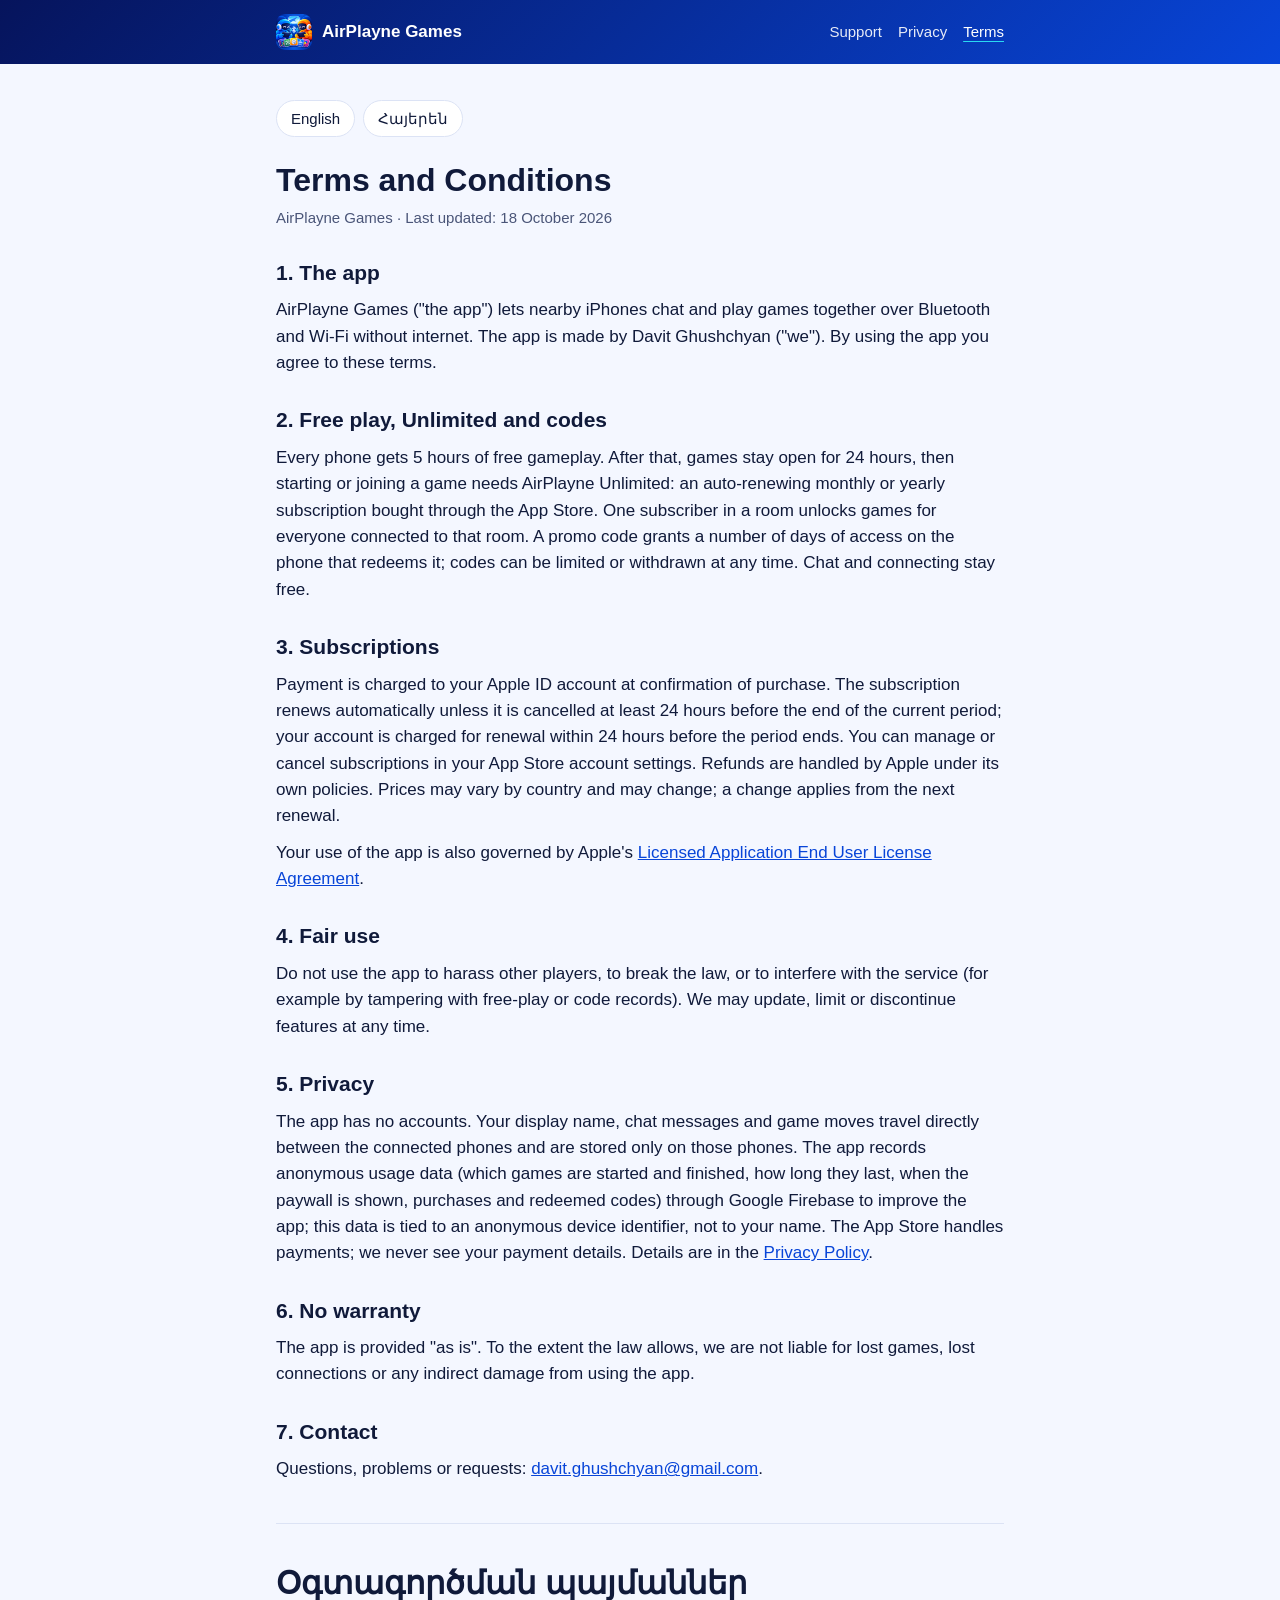
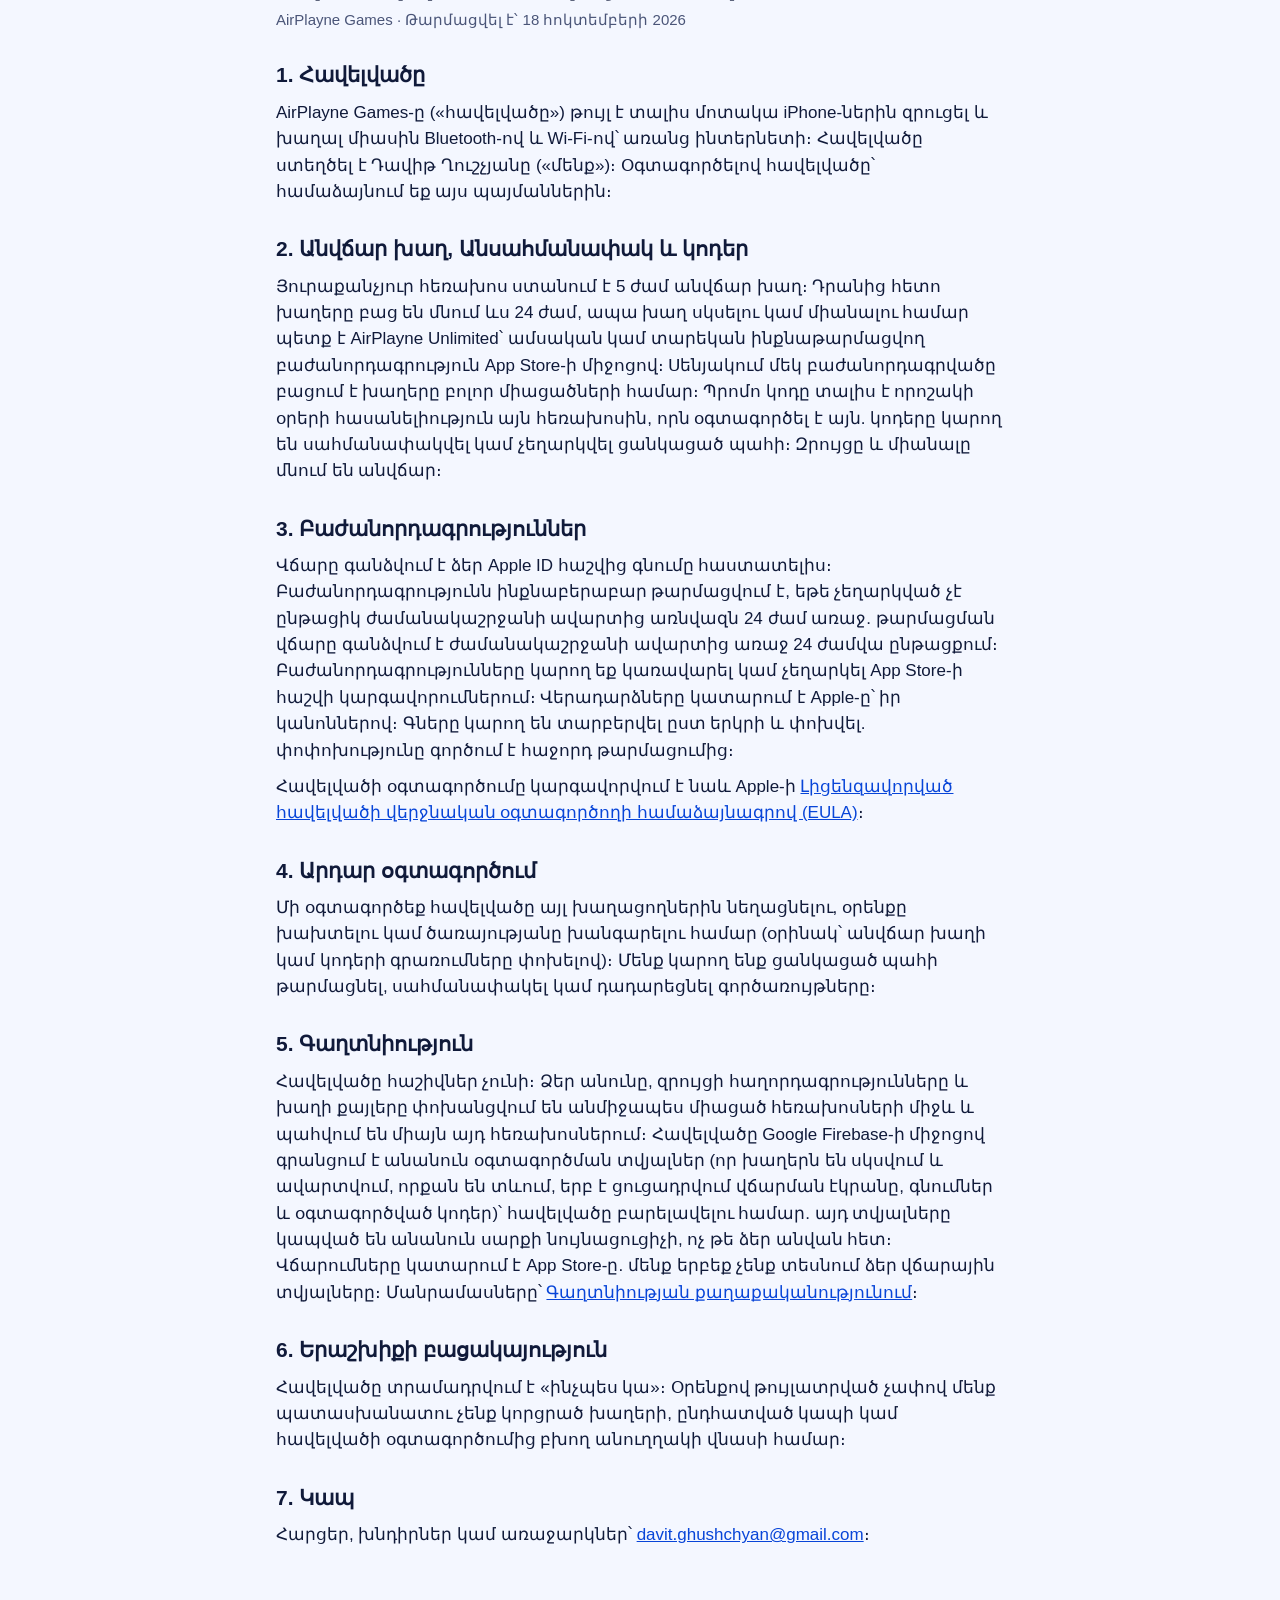
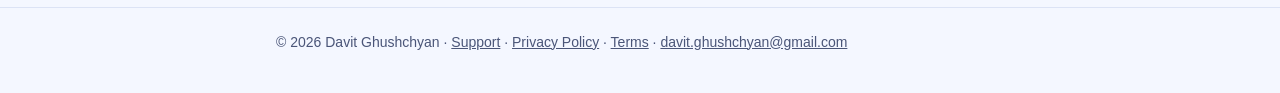
<file: airplayne/terms.html>
<!doctype html>
<html lang="en">
<head>
<meta charset="utf-8">
<meta name="viewport" content="width=device-width, initial-scale=1">
<meta name="theme-color" content="#06145C">
<link rel="icon" type="image/png" href="favicon.png">
<link rel="apple-touch-icon" href="apple-touch-icon.png">
<link rel="stylesheet" href="style.css">
<title>Terms and Conditions · AirPlayne Games</title>
<meta name="description" content="Terms and conditions for AirPlayne Games: free play, AirPlayne Unlimited subscriptions, promo codes, fair use and privacy.">
</head>
<body>
<header class="top"><div class="wrap">
  <a class="brand" href="./"><img src="icon.png" alt=""><span>AirPlayne Games</span></a>
  <nav><a href="support.html">Support</a><a href="privacy.html">Privacy</a><a href="terms.html" aria-current="page">Terms</a></nav>
</div></header>
<main><div class="wrap">

<div class="lang"><a href="#en" hreflang="en">English</a><a href="#hy" hreflang="hy">Հայերեն</a></div>

<article id="en" lang="en">
  <h1>Terms and Conditions</h1>
  <p class="meta">AirPlayne Games · Last updated: 18 October 2026</p>

  <h2>1. The app</h2>
  <p>AirPlayne Games ("the app") lets nearby iPhones chat and play games together over Bluetooth and Wi‑Fi without internet. The app is made by Davit Ghushchyan ("we"). By using the app you agree to these terms.</p>

  <h2>2. Free play, Unlimited and codes</h2>
  <p>Every phone gets 5 hours of free gameplay. After that, games stay open for 24 hours, then starting or joining a game needs AirPlayne Unlimited: an auto-renewing monthly or yearly subscription bought through the App Store. One subscriber in a room unlocks games for everyone connected to that room. A promo code grants a number of days of access on the phone that redeems it; codes can be limited or withdrawn at any time. Chat and connecting stay free.</p>

  <h2>3. Subscriptions</h2>
  <p>Payment is charged to your Apple ID account at confirmation of purchase. The subscription renews automatically unless it is cancelled at least 24 hours before the end of the current period; your account is charged for renewal within 24 hours before the period ends. You can manage or cancel subscriptions in your App Store account settings. Refunds are handled by Apple under its own policies. Prices may vary by country and may change; a change applies from the next renewal.</p>
  <p>Your use of the app is also governed by Apple's <a href="https://www.apple.com/legal/internet-services/itunes/dev/stdeula/">Licensed Application End User License Agreement</a>.</p>

  <h2>4. Fair use</h2>
  <p>Do not use the app to harass other players, to break the law, or to interfere with the service (for example by tampering with free-play or code records). We may update, limit or discontinue features at any time.</p>

  <h2>5. Privacy</h2>
  <p>The app has no accounts. Your display name, chat messages and game moves travel directly between the connected phones and are stored only on those phones. The app records anonymous usage data (which games are started and finished, how long they last, when the paywall is shown, purchases and redeemed codes) through Google Firebase to improve the app; this data is tied to an anonymous device identifier, not to your name. The App Store handles payments; we never see your payment details. Details are in the <a href="privacy.html">Privacy Policy</a>.</p>

  <h2>6. No warranty</h2>
  <p>The app is provided "as is". To the extent the law allows, we are not liable for lost games, lost connections or any indirect damage from using the app.</p>

  <h2>7. Contact</h2>
  <p>Questions, problems or requests: <a href="mailto:davit.ghushchyan@gmail.com">davit.ghushchyan@gmail.com</a>.</p>
</article>

<hr style="border:0;border-top:1px solid var(--line);margin:40px 0">

<article id="hy" lang="hy">
  <h1>Օգտագործման պայմաններ</h1>
  <p class="meta">AirPlayne Games · Թարմացվել է՝ 18 հոկտեմբերի 2026</p>

  <h2>1. Հավելվածը</h2>
  <p>AirPlayne Games-ը («հավելվածը») թույլ է տալիս մոտակա iPhone-ներին զրուցել և խաղալ միասին Bluetooth-ով և Wi‑Fi-ով՝ առանց ինտերնետի։ Հավելվածը ստեղծել է Դավիթ Ղուշչյանը («մենք»)։ Օգտագործելով հավելվածը՝ համաձայնում եք այս պայմաններին։</p>

  <h2>2. Անվճար խաղ, Անսահմանափակ և կոդեր</h2>
  <p>Յուրաքանչյուր հեռախոս ստանում է 5 ժամ անվճար խաղ։ Դրանից հետո խաղերը բաց են մնում ևս 24 ժամ, ապա խաղ սկսելու կամ միանալու համար պետք է AirPlayne Unlimited՝ ամսական կամ տարեկան ինքնաթարմացվող բաժանորդագրություն App Store-ի միջոցով։ Սենյակում մեկ բաժանորդագրվածը բացում է խաղերը բոլոր միացածների համար։ Պրոմո կոդը տալիս է որոշակի օրերի հասանելիություն այն հեռախոսին, որն օգտագործել է այն. կոդերը կարող են սահմանափակվել կամ չեղարկվել ցանկացած պահի։ Զրույցը և միանալը մնում են անվճար։</p>

  <h2>3. Բաժանորդագրություններ</h2>
  <p>Վճարը գանձվում է ձեր Apple ID հաշվից գնումը հաստատելիս։ Բաժանորդագրությունն ինքնաբերաբար թարմացվում է, եթե չեղարկված չէ ընթացիկ ժամանակաշրջանի ավարտից առնվազն 24 ժամ առաջ. թարմացման վճարը գանձվում է ժամանակաշրջանի ավարտից առաջ 24 ժամվա ընթացքում։ Բաժանորդագրությունները կարող եք կառավարել կամ չեղարկել App Store-ի հաշվի կարգավորումներում։ Վերադարձները կատարում է Apple-ը՝ իր կանոններով։ Գները կարող են տարբերվել ըստ երկրի և փոխվել. փոփոխությունը գործում է հաջորդ թարմացումից։</p>
  <p>Հավելվածի օգտագործումը կարգավորվում է նաև Apple-ի <a href="https://www.apple.com/legal/internet-services/itunes/dev/stdeula/">Լիցենզավորված հավելվածի վերջնական օգտագործողի համաձայնագրով (EULA)</a>։</p>

  <h2>4. Արդար օգտագործում</h2>
  <p>Մի օգտագործեք հավելվածը այլ խաղացողներին նեղացնելու, օրենքը խախտելու կամ ծառայությանը խանգարելու համար (օրինակ՝ անվճար խաղի կամ կոդերի գրառումները փոխելով)։ Մենք կարող ենք ցանկացած պահի թարմացնել, սահմանափակել կամ դադարեցնել գործառույթները։</p>

  <h2>5. Գաղտնիություն</h2>
  <p>Հավելվածը հաշիվներ չունի։ Ձեր անունը, զրույցի հաղորդագրությունները և խաղի քայլերը փոխանցվում են անմիջապես միացած հեռախոսների միջև և պահվում են միայն այդ հեռախոսներում։ Հավելվածը Google Firebase-ի միջոցով գրանցում է անանուն օգտագործման տվյալներ (որ խաղերն են սկսվում և ավարտվում, որքան են տևում, երբ է ցուցադրվում վճարման էկրանը, գնումներ և օգտագործված կոդեր)՝ հավելվածը բարելավելու համար. այդ տվյալները կապված են անանուն սարքի նույնացուցիչի, ոչ թե ձեր անվան հետ։ Վճարումները կատարում է App Store-ը. մենք երբեք չենք տեսնում ձեր վճարային տվյալները։ Մանրամասները՝ <a href="privacy.html#hy">Գաղտնիության քաղաքականությունում</a>։</p>

  <h2>6. Երաշխիքի բացակայություն</h2>
  <p>Հավելվածը տրամադրվում է «ինչպես կա»։ Օրենքով թույլատրված չափով մենք պատասխանատու չենք կորցրած խաղերի, ընդհատված կապի կամ հավելվածի օգտագործումից բխող անուղղակի վնասի համար։</p>

  <h2>7. Կապ</h2>
  <p>Հարցեր, խնդիրներ կամ առաջարկներ՝ <a href="mailto:davit.ghushchyan@gmail.com">davit.ghushchyan@gmail.com</a>։</p>
</article>

</div></main>
<footer><div class="wrap">© 2026 Davit Ghushchyan · <a href="support.html">Support</a> · <a href="privacy.html">Privacy Policy</a> · <a href="terms.html">Terms</a> · <a href="mailto:davit.ghushchyan@gmail.com">davit.ghushchyan@gmail.com</a></div></footer>
</body>
</html>
</file>
<file: airplayne/style.css>
:root {
  color-scheme: light dark;
  --primary: #0845D8;
  --navy: #06145C;
  --cyan: #29D9F2;
  --orange: #FF5A0A;
  --bg: #F4F7FF;
  --card: #FFFFFF;
  --text: #101A3A;
  --muted: #4A5578;
  --link: #0845D8;
  --line: #DCE3F5;
}
@media (prefers-color-scheme: dark) {
  :root {
    --bg: #06145C;
    --card: #0C1F78;
    --text: #FFFFFF;
    --muted: #B8C4EE;
    --link: #32B9FF;
    --line: #1E3290;
  }
}
* { box-sizing: border-box; }
html { -webkit-text-size-adjust: 100%; }
body {
  margin: 0;
  background: var(--bg);
  color: var(--text);
  font: 17px/1.55 -apple-system, BlinkMacSystemFont, "SF Pro Text", "Segoe UI", Roboto, "Noto Sans Armenian", "Helvetica Neue", Arial, sans-serif;
}
a { color: var(--link); }
header.top {
  background: linear-gradient(135deg, var(--navy), var(--primary));
  color: #fff;
}
header.top .wrap { display: flex; align-items: center; gap: 12px; padding-top: 14px; padding-bottom: 14px; }
header.top a.brand { color: #fff; text-decoration: none; display: flex; align-items: center; gap: 10px; font-weight: 700; font-family: ui-rounded, -apple-system, sans-serif; }
header.top a.brand img { width: 36px; height: 36px; border-radius: 9px; }
header.top nav { margin-left: auto; display: flex; gap: 16px; font-size: 15px; }
header.top nav a { color: #fff; opacity: .9; text-decoration: none; }
header.top nav a:hover, header.top nav a[aria-current] { opacity: 1; text-decoration: underline; text-decoration-color: var(--cyan); text-underline-offset: 4px; }
.wrap { max-width: 760px; margin: 0 auto; padding: 0 16px; }
main { padding: 28px 0 48px; }
h1 { font-family: ui-rounded, -apple-system, sans-serif; font-size: 32px; line-height: 1.2; margin: 0 0 6px; }
h2 { font-family: ui-rounded, -apple-system, sans-serif; font-size: 21px; margin: 28px 0 8px; }
h3 { font-size: 17px; margin: 18px 0 4px; }
p, li { margin: 0 0 10px; }
ul { padding-left: 22px; }
.meta { color: var(--muted); font-size: 15px; margin-bottom: 20px; }
.lang { display: inline-flex; gap: 8px; margin: 8px 0 24px; }
.lang a { padding: 6px 14px; border-radius: 999px; border: 1px solid var(--line); background: var(--card); text-decoration: none; font-size: 15px; color: var(--text); }
.card { background: var(--card); border: 1px solid var(--line); border-radius: 18px; padding: 20px 22px; margin: 0 0 24px; }
.card > h2:first-child { margin-top: 0; }
details { border-top: 1px solid var(--line); padding: 12px 0; }
details:first-of-type { border-top: 0; }
summary { cursor: pointer; font-weight: 600; }
details > :not(summary) { margin-top: 8px; }
.btn { display: inline-block; background: var(--orange); color: #fff; font-weight: 700; padding: 12px 22px; border-radius: 14px; text-decoration: none; }
footer { color: var(--muted); font-size: 14px; padding: 24px 0 40px; border-top: 1px solid var(--line); }
footer a { color: var(--muted); }
.hero { text-align: center; padding: 56px 0 40px; }
.hero img.icon { width: 132px; height: 132px; border-radius: 30px; box-shadow: 0 12px 32px rgba(6, 20, 92, .35); }
.hero h1 { font-size: 38px; margin-top: 22px; }
.hero p.pitch { font-size: 20px; color: var(--muted); max-width: 520px; margin: 8px auto 26px; }
.badge { display: inline-flex; align-items: center; gap: 10px; background: #000; color: #fff; border: 1px solid #555; border-radius: 12px; padding: 9px 18px; text-decoration: none; text-align: left; }
.badge small { display: block; font-size: 11px; line-height: 1.1; }
.badge strong { display: block; font-size: 20px; line-height: 1.1; }
.features { display: grid; grid-template-columns: repeat(auto-fit, minmax(200px, 1fr)); gap: 14px; margin-top: 8px; }
.features .card { margin: 0; }
.features .card h3 { margin-top: 0; }
@media (max-width: 520px) {
  body { font-size: 16px; }
  h1 { font-size: 27px; }
  .hero h1 { font-size: 31px; }
  header.top nav { gap: 12px; font-size: 14px; }
  header.top a.brand span { display: none; }
}
</file>
<file: cigar-house/style.css>
:root {
  --bg: #0b0806;
  --panel: #1d1410;
  --gold: #c9a65a;
  --gold-bright: #e2c47e;
  --ink: #efe5d3;
  --muted: #a8977f;
  color-scheme: dark;
}
* {
  box-sizing: border-box;
}
html,
body {
  margin: 0;
  background: var(--bg);
  color: var(--ink);
  font: 15px/1.4 -apple-system, BlinkMacSystemFont, "Segoe UI", Roboto, Arial, sans-serif;
  -webkit-tap-highlight-color: transparent;
}
body {
  min-height: 100dvh;
  padding-bottom: calc(84px + env(safe-area-inset-bottom));
}
img {
  display: block;
  width: 100%;
  height: auto;
  user-select: none;
  -webkit-user-drag: none;
  -webkit-touch-callout: none;
}

/* ---------- Page frame ---------- */
.frame {
  position: relative;
  margin: 0 auto;
  background: #0f0b09;
}
.frame--desktop {
  width: min(100%, 1440px);
}
.frame--mobile {
  width: 100%;
}
/* Phone view on a large screen: a phone-width column with a soft frame. */
@media (min-width: 560px) {
  .frame--mobile {
    width: 390px;
    margin-top: 28px;
    border-radius: 28px;
    overflow: clip;
    box-shadow:
      0 0 0 10px #17110d,
      0 0 0 11px rgba(201, 166, 90, 0.35),
      0 40px 80px -20px rgba(0, 0, 0, 0.9);
  }
}
.hdr {
  position: sticky;
  top: 0;
  z-index: 20;
}
.page-body {
  position: relative;
}
.layer {
  position: absolute;
  inset: 0;
}

/* ---------- Click areas ---------- */
.hs {
  position: absolute;
  display: block;
  border-radius: 8px;
  cursor: pointer;
  background: transparent;
  border: 0;
  padding: 0;
  outline-offset: 2px;
  transition: box-shadow 0.15s ease, background-color 0.15s ease;
}
@media (hover: hover) {
  .hs:hover {
    box-shadow: inset 0 0 0 2px rgba(226, 196, 126, 0.55);
    background: rgba(226, 196, 126, 0.06);
  }
}
.hs:focus-visible {
  outline: 2px solid var(--gold-bright);
}
/* Tap outside any link: briefly show where the clickable areas are. */
.hint .hs {
  box-shadow: inset 0 0 0 2px rgba(226, 196, 126, 0.75);
  background: rgba(226, 196, 126, 0.12);
}

/* Pre-captured states (taste chart thirds) */
.state {
  position: absolute;
}
.state img {
  position: absolute;
  inset: 0;
  height: 100%;
}

/* ---------- Overlays ---------- */
.overlay {
  position: fixed;
  inset: 0;
  z-index: 50;
  overflow-y: auto;
  overscroll-behavior: contain;
}
.overlay__backdrop {
  position: fixed;
  inset: 0;
  background: rgba(6, 4, 3, 0.62);
  border: 0;
  padding: 0;
  cursor: default;
}
.drawer {
  position: relative;
  width: 100%;
  margin: 0 auto;
  pointer-events: none;
}
@media (min-width: 560px) {
  .drawer {
    width: 390px;
    margin-top: 28px;
  }
}
.drawer__panel {
  position: absolute;
  top: 0;
  min-height: 100dvh;
  background: linear-gradient(180deg, #2a1c15, #1d1410 60%);
  pointer-events: auto;
  box-shadow: -20px 0 50px rgba(0, 0, 0, 0.6);
}
.langmenu {
  position: absolute;
  z-index: 30;
  border-radius: 12px;
  overflow: hidden;
  box-shadow: 0 24px 48px -16px rgba(0, 0, 0, 0.85);
}

/* Age gate */
.gate {
  position: fixed;
  inset: 0;
  z-index: 60;
  display: grid;
  place-items: center;
  background: var(--bg);
}
.gate__box {
  position: relative;
  width: min(100vw, 100dvh * var(--ar));
  aspect-ratio: var(--ar);
}
@media (min-width: 560px) {
  .gate--mobile .gate__box {
    width: min(390px, 100dvh * var(--ar));
    border-radius: 28px;
    overflow: hidden;
    box-shadow: 0 0 0 10px #17110d, 0 0 0 11px rgba(201, 166, 90, 0.35);
  }
}

/* ---------- Phone / Desktop switch ---------- */
.switch {
  position: fixed;
  left: 50%;
  bottom: calc(14px + env(safe-area-inset-bottom));
  z-index: 70;
  display: flex;
  align-items: center;
  gap: 4px;
  padding: 5px;
  transform: translateX(-50%);
  border-radius: 999px;
  border: 1px solid rgba(201, 166, 90, 0.4);
  background: rgba(23, 17, 13, 0.92);
  backdrop-filter: blur(10px);
  -webkit-backdrop-filter: blur(10px);
  box-shadow: 0 14px 34px -10px rgba(0, 0, 0, 0.9);
}
.switch__tag {
  padding: 0 10px 0 12px;
  color: var(--gold);
  font-size: 11px;
  font-weight: 700;
  letter-spacing: 0.16em;
  text-transform: uppercase;
}
.switch__btn {
  display: inline-flex;
  align-items: center;
  gap: 6px;
  height: 38px;
  padding: 0 14px;
  border: 0;
  border-radius: 999px;
  background: transparent;
  color: var(--muted);
  font: inherit;
  font-size: 14px;
  font-weight: 600;
  cursor: pointer;
}
.switch__btn svg {
  width: 18px;
  height: 18px;
  fill: none;
  stroke: currentColor;
  stroke-width: 1.6;
  stroke-linecap: round;
}
.switch__btn[aria-pressed="true"] {
  background: var(--gold);
  color: #1d1410;
}

/* ---------- Toast ---------- */
.toast {
  position: fixed;
  left: 50%;
  bottom: calc(76px + env(safe-area-inset-bottom));
  z-index: 80;
  width: max-content;
  max-width: min(92vw, 440px);
  padding: 12px 16px;
  transform: translateX(-50%);
  border-radius: 12px;
  border: 1px solid rgba(201, 166, 90, 0.4);
  background: var(--panel);
  color: var(--ink);
  font-size: 14px;
  text-align: center;
  box-shadow: 0 18px 40px -12px rgba(0, 0, 0, 0.9);
}
.toast[hidden] {
  display: none;
}

.loading,
.noscript {
  padding: 40vh 20px 0;
  color: var(--muted);
  text-align: center;
}
</file>
